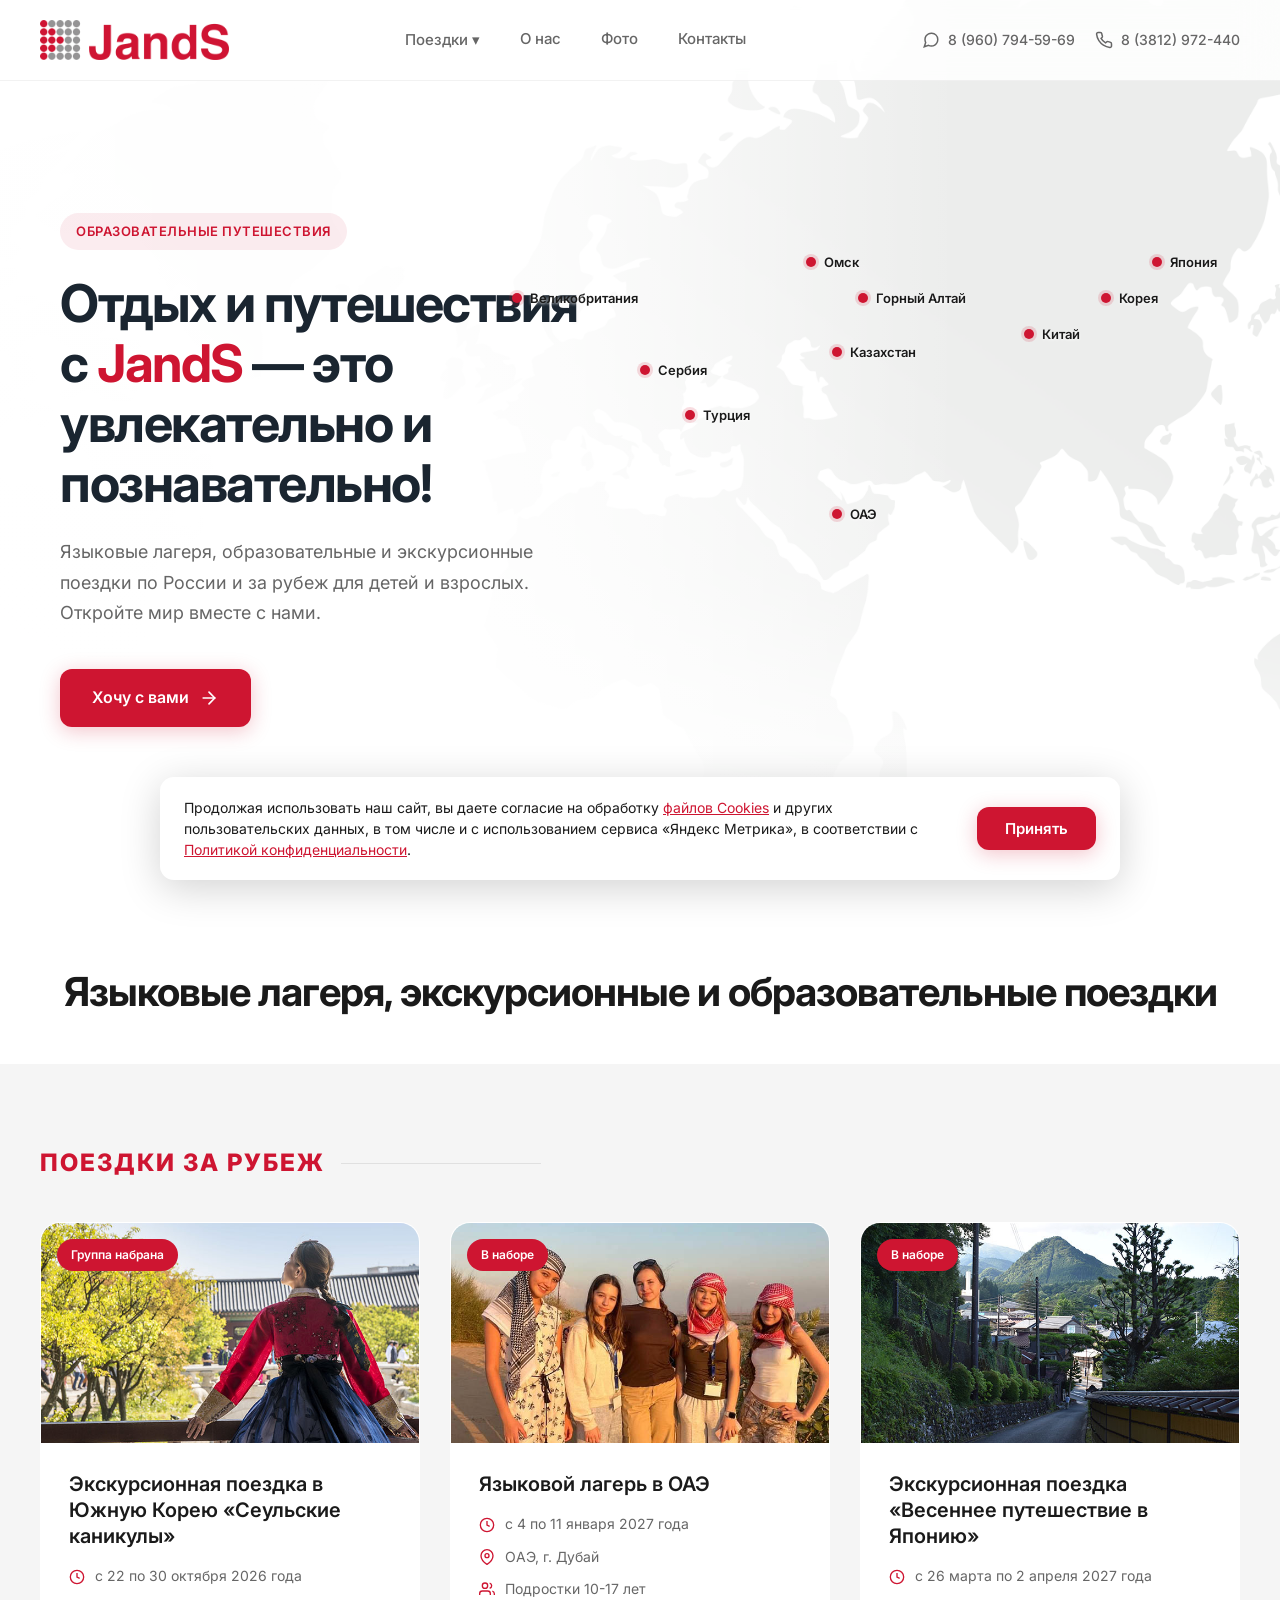
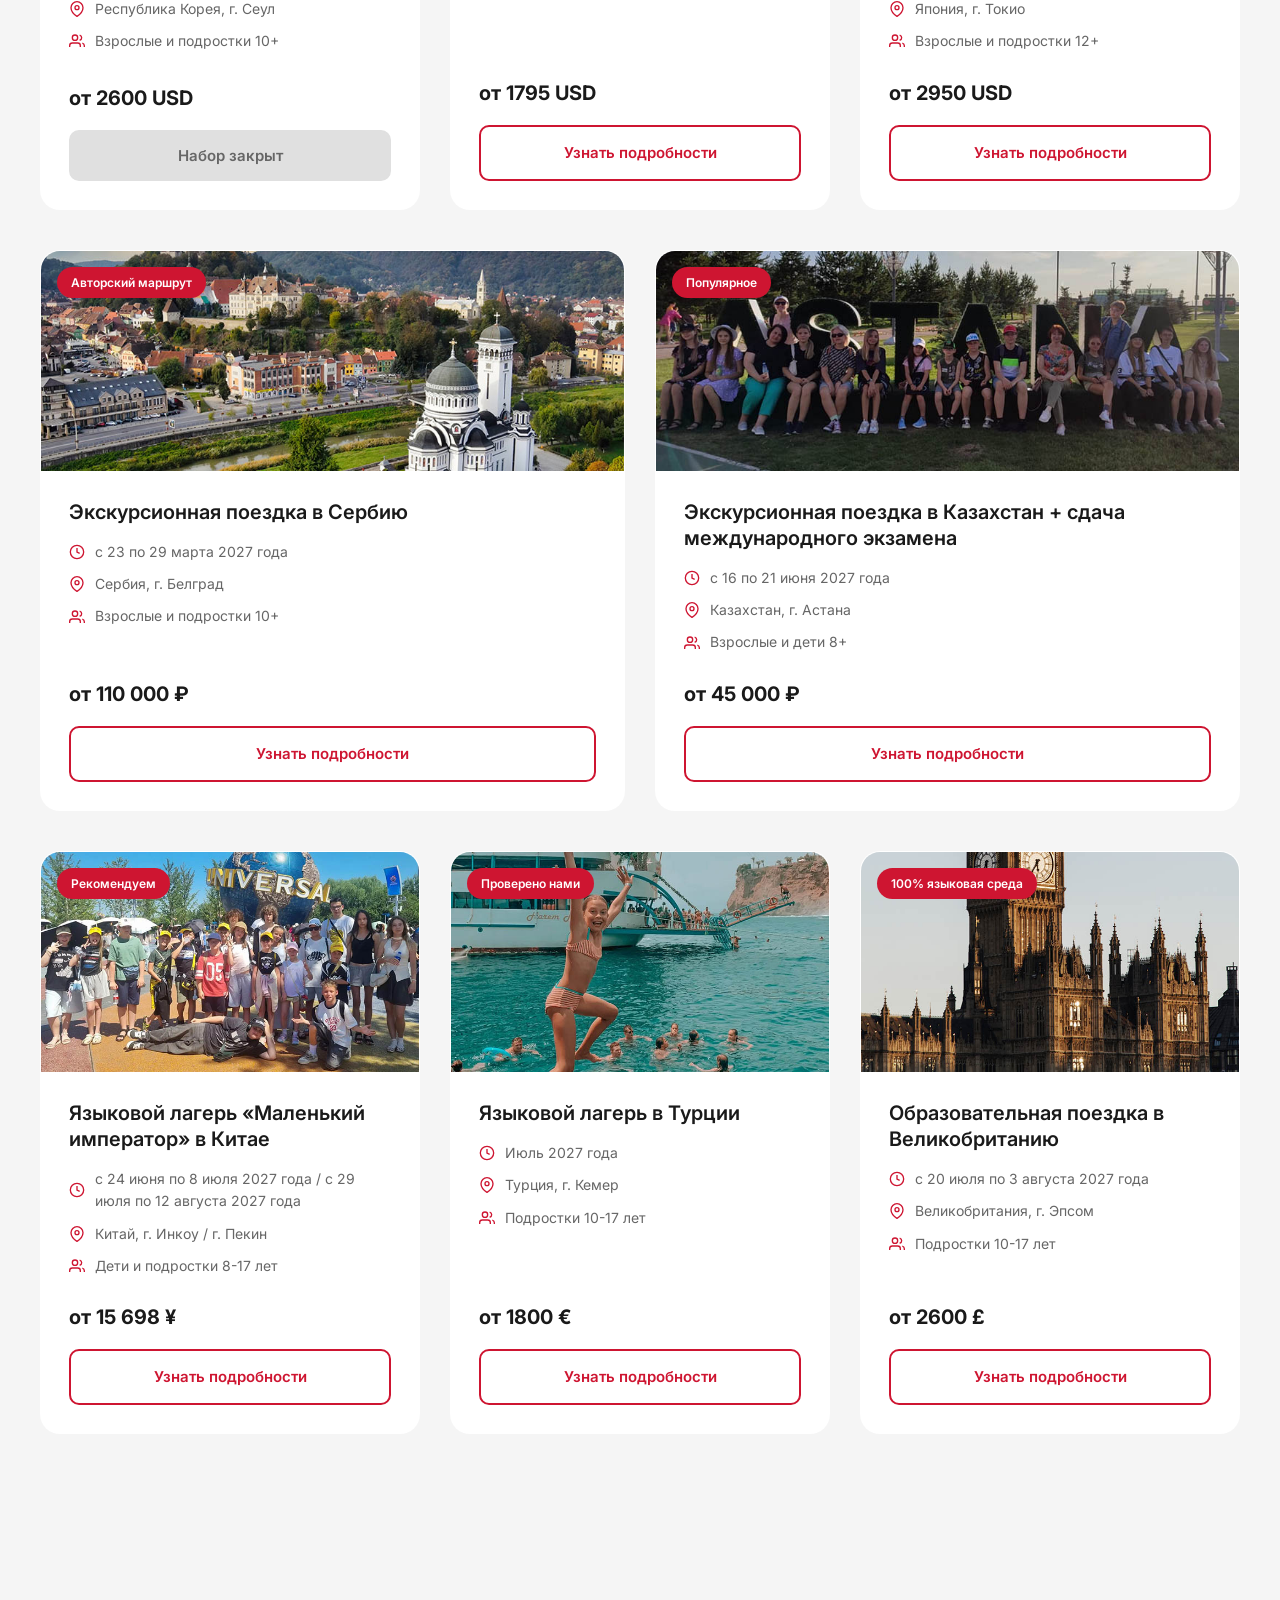
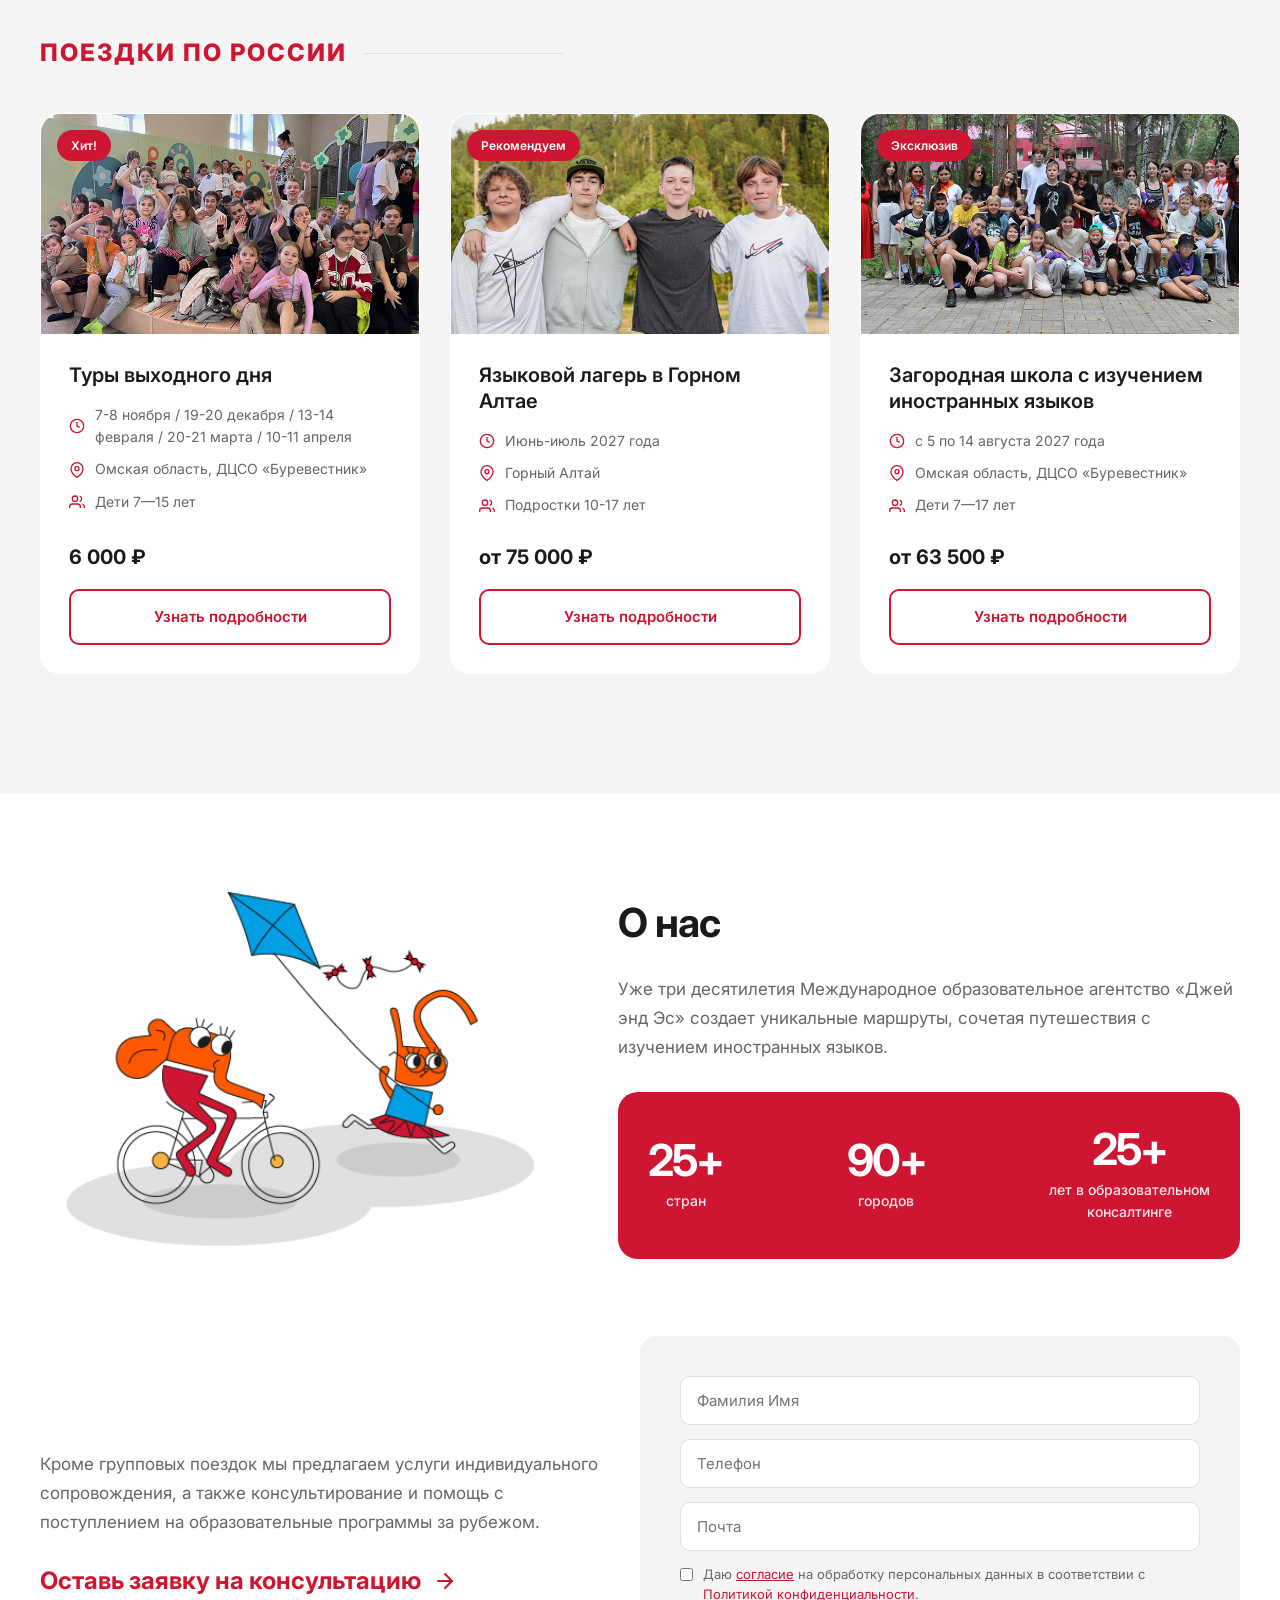
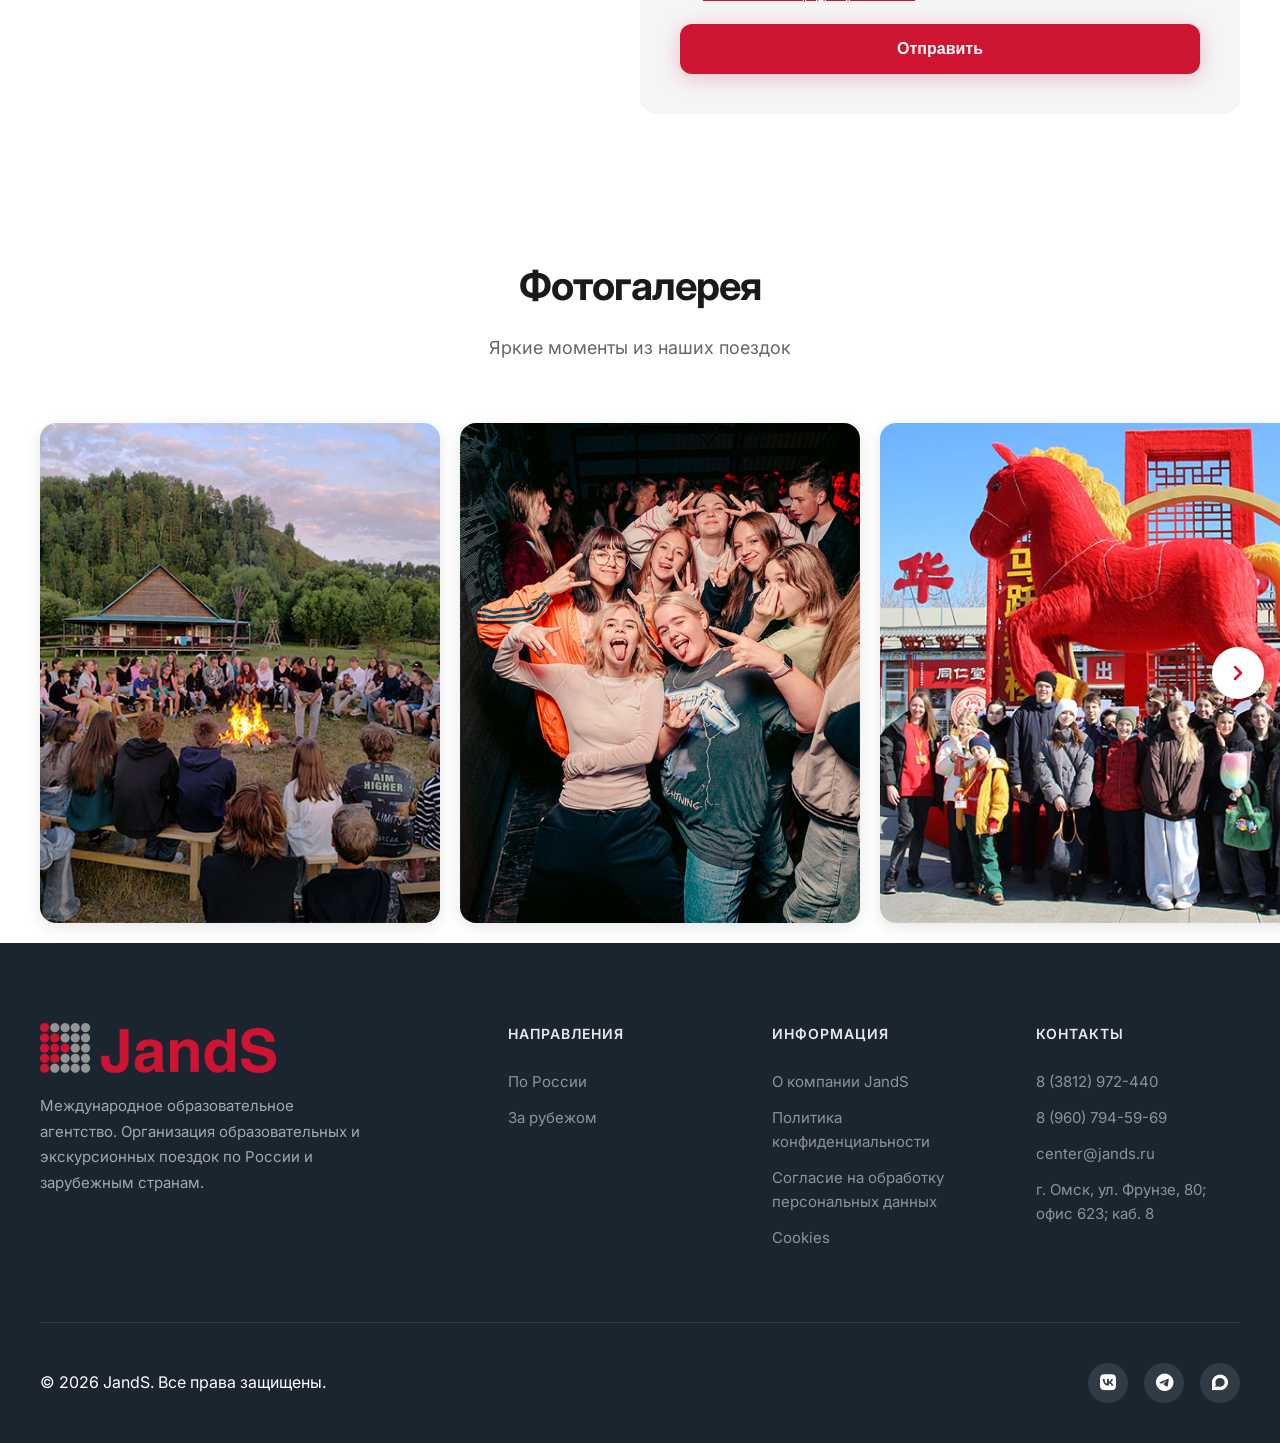
<file: index.html>
<!DOCTYPE html>
<html lang="ru">
<head>
    <meta charset="UTF-8">
    <meta name="viewport" content="width=device-width, initial-scale=1.0">
    <title>Детские языковые лагеря и образовательные поездки — JandS, Омск</title>
    <meta name="description" content="Летние детские лагеря в России и за рубежом: языковые лагеря, экскурсионные и образовательные поездки для детей и подростков. Агентство JandS, Омск.">
    <link rel="canonical" href="https://jands-travel.ru/">
    <meta name="theme-color" content="#ce1531">

    <!-- Иконки -->
    <link rel="icon" href="/favicon.ico" sizes="any">
    <link rel="icon" type="image/png" sizes="192x192" href="/images/favicon-192.png">
    <link rel="apple-touch-icon" href="/images/apple-touch-icon.png">

    <!-- Превью ссылки в соцсетях и мессенджерах -->
    <meta property="og:type" content="website">
    <meta property="og:site_name" content="JandS">
    <meta property="og:locale" content="ru_RU">
    <meta property="og:url" content="https://jands-travel.ru/">
    <meta property="og:title" content="Летние детские лагеря и образовательные поездки — JandS">
    <meta property="og:description" content="Языковые лагеря, экскурсионные и образовательные поездки по России и за рубеж для детей и подростков.">
    <meta property="og:image" content="https://jands-travel.ru/images/og-image.jpg">
    <meta property="og:image:width" content="1200">
    <meta property="og:image:height" content="630">
    <meta name="twitter:card" content="summary_large_image">
    <link rel="preconnect" href="https://fonts.googleapis.com">
    <link rel="preconnect" href="https://fonts.gstatic.com" crossorigin>
    <link href="https://fonts.googleapis.com/css2?family=Inter:wght@300;400;500;600;700&display=swap" rel="stylesheet">
    <link rel="stylesheet" href="css/styles.css">
    <link rel="stylesheet" href="https://cdnjs.cloudflare.com/ajax/libs/font-awesome/6.5.1/css/all.min.css">
</head>
<body>

<header>
    <div class="header-inner">
        <!-- Логотип -->
        <a href="#" class="logo">
            <img src="images/logo-moa.png" alt="JandS Logo" class="logo-img">
        </a>

        <!-- Основное меню (видимо только на ПК) -->
        <nav id="main-nav" class="desktop-nav">
            <div class="dropdown">
                <a href="#programs" class="dropdown-toggle">Поездки ▾</a>
                <div class="dropdown-menu">
                    <a href="#russia">По России</a>
                    <a href="#abroad">За рубеж</a>
                </div>
            </div>
            <a href="#about">О нас</a>
            <a href="#gallery">Фото</a>
            <a href="#footer">Контакты</a>
        </nav>

        <!-- Правая часть: Телефоны + Бургер -->
        <div class="header-actions">
            <!-- Телефоны (на мобильном скроем текст, оставим иконки) -->
            <div class="phone-links">
                <a href="https://max.ru/u/f9LHodD0cOLJr9gKtMShBZuas1bvFodrhYaRHnI1CAOMtPouTnkn40tb8WU" target="_blank" class="phone-item">
                    <svg viewBox="0 0 24 24" fill="none" stroke="currentColor" stroke-width="2"><path d="M21 11.5a8.38 8.38 0 0 1-.9 3.8 8.5 8.5 0 0 1-7.6 4.7 8.38 8.38 0 0 1-3.8-.9L3 21l1.9-5.7a8.38 8.38 0 0 1-.9-3.8 8.5 8.5 0 0 1 4.7-7.6 8.38 8.38 0 0 1 3.8-.9h.5a8.48 8.48 0 0 1 8 8v.5z"/></svg>
                    <span>8 (960) 794-59-69</span>
                </a>
                <a href="tel:+73812972440" class="phone-item">
                    <svg viewBox="0 0 24 24" fill="none" stroke="currentColor" stroke-width="2"><path d="M22 16.92v3a2 2 0 0 1-2.18 2 19.79 19.79 0 0 1-8.63-3.07 19.5 19.5 0 0 1-6-6 19.79 19.79 0 0 1-3.07-8.67A2 2 0 0 1 4.11 2h3a2 2 0 0 1 2 1.72 12.84 12.84 0 0 0 .7 2.81 2 2 0 0 1-.45 2.11L8.09 9.91a16 16 0 0 0 6 6l1.27-1.27a2 2 0 0 1 2.11-.45 12.84 12.84 0 0 0 2.81.7A2 2 0 0 1 22 16.92z"/></svg>
                    <span>8 (3812) 972-440</span>
                </a>
            </div>

            <!-- Кнопка Бургер -->
            <button class="mobile-menu-btn" id="mobileMenuBtn" aria-label="Меню">
                <svg width="24" height="24" viewBox="0 0 24 24" fill="none" stroke="currentColor" stroke-width="2" stroke-linecap="round" stroke-linejoin="round"><line x1="3" y1="12" x2="21" y2="12"></line><line x1="3" y1="6" x2="21" y2="6"></line><line x1="3" y1="18" x2="21" y2="18"></line></svg>
            </button>
        </div>
    </div>

    <!-- ВЫПАДАЮЩЕЕ МОБИЛЬНОЕ МЕНЮ (добавь этот блок сразу после закрывающего тега .header-inner) -->
    <div class="mobile-dropdown" id="mobileDropdown">
        <nav class="mobile-nav-list">
            <a href="#russia">По России</a>
            <a href="#abroad">За рубеж</a>
            <a href="#about">О нас</a>
            <a href="#gallery">Фото</a>
            <a href="#footer">Контакты</a>
        </nav>
        <div class="mobile-phones-list">
            <a href="https://max.ru/u/f9LHodD0cOLJr9gKtMShBZuas1bvFodrhYaRHnI1CAOMtPouTnkn40tb8WU" target="_blank">8 (960) 794-59-69</a>
            <a href="tel:+73812972440">8 (3812) 972-440</a>
        </div>
    </div>
</header>

<main>
<!-- Hero -->
<section class="hero" id="hero">
    <div class="hero-map-bg"></div>
    <div class="hero-overlay"></div>
     <div class="hero-content">
        <div class="hero-inner">
            <div class="hero-tag">Образовательные путешествия</div>
            <h1>Отдых и путешествия с <span>JandS</span> — это увлекательно и познавательно!</h1>
            <p>Языковые лагеря, образовательные и экскурсионные поездки по России и за рубеж для детей и взрослых. Откройте мир вместе с нами.</p>
            <a href="#programs" class="btn">
                Хочу с вами
                <svg width="20" height="20" viewBox="0 0 24 24" fill="none" stroke="currentColor" stroke-width="2" stroke-linecap="round" stroke-linejoin="round"><line x1="5" y1="12" x2="19" y2="12"/><polyline points="12 5 19 12 12 19"/></svg>
            </a>
            <img src="images/maskot1.png" alt="Маскот JandS" class="hero-mascot">
        </div>
    </div>

    <div class="hero-points">
        <div class="map-point" style="left: 40%; top: 32%;" data-location="Великобритания" data-program="Образовательная поездка в Великобританию 10+" data-date="Июль-Август 2027">
            <div class="map-dot"></div>
            <span class="map-label">Великобритания</span>
        </div>
        <div class="map-point" style="left: 50%; top: 40%;" data-location="Сербия" data-program="Экскурсионная поездка в Сербию 12+" data-date="Март 2027">
            <div class="map-dot"></div>
            <span class="map-label">Сербия</span>
        </div>
        <div class="map-point" style="left: 53.5%; top: 45%;" data-location="Турция" data-program="Языковой лагерь в Турции 10+" data-date="Июль 2027">
            <div class="map-dot"></div>
            <span class="map-label">Турция</span>
        </div>
        <div class="map-point" style="left: 65%; top: 56%;" data-location="ОАЭ" data-program="Языковой лагерь в Дубае 10+" data-date="Январь 2027">
            <div class="map-dot"></div>
            <span class="map-label">ОАЭ</span>
        </div>
        <div class="map-point" style="left: 63%; top: 28%;" data-location="Омск" data-program="Загородная школа в Омской области 7+" data-date="Август 2027">
            <div class="map-dot"></div>
            <span class="map-label">Омск</span>
        </div>
        <div class="map-point" style="left: 67%; top: 32%;" data-location="Горный Алтай" data-program="Языковой лагерь в Горном Алтае 8+" data-date="Июнь-Июль 2027">
            <div class="map-dot"></div>
            <span class="map-label">Горный Алтай</span>
        </div>
        <div class="map-point" style="left: 65%; top: 38%;" data-location="Казахстан" data-program="Экзаменационно-экскурсионный тур в Астану 8+" data-date="Июнь 2027">
            <div class="map-dot"></div>
            <span class="map-label">Казахстан</span>
        </div>
        <div class="map-point" style="left: 80%; top: 36%;" data-location="Китай" data-program="Языковой лагерь «Маленький император» 8+" data-date="Июнь-Июль 2027">
            <div class="map-dot"></div>
            <span class="map-label">Китай</span>
        </div>
        <div class="map-point" style="left: 86%; top: 32%;" data-location="Корея" data-program="Экскурсионная поездка в Сеул 10+" data-date="Октябрь 2026">
            <div class="map-dot"></div>
            <span class="map-label">Корея</span>
        </div>
        <div class="map-point" style="left: 90%; top: 28%;" data-location="Япония" data-program="Экскурсионная поездка в Токио 12+" data-date="Март-Апрель 2027">
            <div class="map-dot"></div>
            <span class="map-label">Япония</span>
        </div>
    </div>

    <div class="map-tooltip" id="mapTooltip">
        <h4 id="tooltipTitle"></h4>
        <p id="tooltipText"></p>
    </div>


</section>

        <section style="padding: 0; max-width: 100%; background: #fff;">
        <div class="section-header reveal" style="padding: 0 40px; max-width: 1280px; margin: 60px auto 40px;">
        <h2>Языковые лагеря, экскурсионные и образовательные поездки</h2>
                </div>
            </section>
    
    <section class="programs-section" id="programs">
        <div class="reveal">
            <!-- За рубежом -->
            <h2 class="region-title" id="abroad">Поездки за рубеж</h2>
            <div class="programs-grid">
                <div class="program-card">
                    <div class="program-image">
                        <img src="images/photo-korea.jpg" alt="Сеул, Южная Корея" loading="lazy">
                        <span class="program-badge">Группа набрана</span>
                    </div>
                    <div class="program-content">
                        <h3>Экскурсионная поездка в Южную Корею «Сеульские каникулы»</h3>
                        <div class="program-meta">
                            <div class="program-meta-item">
                                <svg viewBox="0 0 24 24" fill="none" stroke="currentColor" stroke-width="2"><circle cx="12" cy="12" r="10"/><polyline points="12 6 12 12 16 14"/></svg>
                                с 22 по 30 октября 2026 года
                            </div>
                            <div class="program-meta-item">
                                <svg viewBox="0 0 24 24" fill="none" stroke="currentColor" stroke-width="2"><path d="M21 10c0 7-9 13-9 13s-9-6-9-13a9 9 0 0 1 18 0z"/><circle cx="12" cy="10" r="3"/></svg>
                                Республика Корея, г. Сеул
                            </div>
                            <div class="program-meta-item">
                                <svg viewBox="0 0 24 24" fill="none" stroke="currentColor" stroke-width="2"><path d="M17 21v-2a4 4 0 0 0-4-4H5a4 4 0 0 0-4 4v2"/><circle cx="9" cy="7" r="4"/><path d="M23 21v-2a4 4 0 0 0-3-3.87"/><path d="M16 3.13a4 4 0 0 1 0 7.75"/></svg>
                                Взрослые и подростки 10+
                            </div>
                        </div>
                        <div class="program-price"> от 2600 USD</div>
                        <button type="button" class="program-btn program-btn-closed" disabled>Набор закрыт</button>
                    </div>
                </div>
                
                <div class="program-card">
                    <div class="program-image">
                        <img src="images/photo-oae.jpg" alt="Дубай, ОАЭ: языковой лагерь" loading="lazy">
                        <span class="program-badge">В наборе</span>
                     </div>
                    <div class="program-content">
                        <h3>Языковой лагерь в ОАЭ</h3>
                        <div class="program-meta">
                            <div class="program-meta-item">
                                <svg viewBox="0 0 24 24" fill="none" stroke="currentColor" stroke-width="2"><circle cx="12" cy="12" r="10"/><polyline points="12 6 12 12 16 14"/></svg>
                                с 4 по 11 января 2027 года
                            </div>
                            <div class="program-meta-item">
                                <svg viewBox="0 0 24 24" fill="none" stroke="currentColor" stroke-width="2"><path d="M21 10c0 7-9 13-9 13s-9-6-9-13a9 9 0 0 1 18 0z"/><circle cx="12" cy="10" r="3"/></svg>
                                ОАЭ, г. Дубай
                            </div>
                            <div class="program-meta-item">
                                <svg viewBox="0 0 24 24" fill="none" stroke="currentColor" stroke-width="2"><path d="M17 21v-2a4 4 0 0 0-4-4H5a4 4 0 0 0-4 4v2"/><circle cx="9" cy="7" r="4"/><path d="M23 21v-2a4 4 0 0 0-3-3.87"/><path d="M16 3.13a4 4 0 0 1 0 7.75"/></svg>
                                Подростки 10-17 лет
                            </div>
                        </div>
                        <div class="program-price">от 1795 USD</div>
                        <a href="#" class="program-btn" data-modal="programModal" data-program="Языковой лагерь в ОАЭ" data-infosheet="docs/jands_oae_2027.jpg">Узнать подробности</a>
                     </div>
                </div>
                
                <div class="program-card">
                    <div class="program-image">
                        <img src="images/photo-japan.jpg" alt="Токио, Япония: экскурсионная поездка" loading="lazy">
                        <span class="program-badge">В наборе</span>
                     </div>
                    <div class="program-content">
                        <h3>Экскурсионная поездка «Весеннее путешествие в Японию»</h3>
                        <div class="program-meta">
                            <div class="program-meta-item">
                                <svg viewBox="0 0 24 24" fill="none" stroke="currentColor" stroke-width="2"><circle cx="12" cy="12" r="10"/><polyline points="12 6 12 12 16 14"/></svg>
                                с 26 марта по 2 апреля 2027 года
                            </div>
                            <div class="program-meta-item">
                                <svg viewBox="0 0 24 24" fill="none" stroke="currentColor" stroke-width="2"><path d="M21 10c0 7-9 13-9 13s-9-6-9-13a9 9 0 0 1 18 0z"/><circle cx="12" cy="10" r="3"/></svg>
                               Япония, г. Токио
                            </div>
                            <div class="program-meta-item">
                                <svg viewBox="0 0 24 24" fill="none" stroke="currentColor" stroke-width="2"><path d="M17 21v-2a4 4 0 0 0-4-4H5a4 4 0 0 0-4 4v2"/><circle cx="9" cy="7" r="4"/><path d="M23 21v-2a4 4 0 0 0-3-3.87"/><path d="M16 3.13a4 4 0 0 1 0 7.75"/></svg>
                                Взрослые и подростки 12+
                            </div>
                        </div>
                        <div class="program-price">от 2950 USD</div>
                        <a href="#" class="program-btn" data-modal="programModal" data-program="Экскурсионная поездка «Весеннее путешествие в Японию»" data-infosheet="docs/jands_japan_2027.jpg">Узнать подробности</a>
                     </div>
                </div>
                
            </div>
            <div class="programs-grid">
                <div class="program-card">
                    <div class="program-image">
                        <img src="images/photo-serbia.jpg" alt="Белград, Сербия" loading="lazy">
                        <span class="program-badge">Авторский маршрут</span>
                    </div>
                    <div class="program-content">
                        <h3>Экскурсионная поездка в Сербию</h3>
                        <div class="program-meta">
                            <div class="program-meta-item">
                                <svg viewBox="0 0 24 24" fill="none" stroke="currentColor" stroke-width="2"><circle cx="12" cy="12" r="10"/><polyline points="12 6 12 12 16 14"/></svg>
                                с 23 по 29 марта 2027 года
                            </div>
                            <div class="program-meta-item">
                                <svg viewBox="0 0 24 24" fill="none" stroke="currentColor" stroke-width="2"><path d="M21 10c0 7-9 13-9 13s-9-6-9-13a9 9 0 0 1 18 0z"/><circle cx="12" cy="10" r="3"/></svg>
                                Сербия, г. Белград
                            </div>
                            <div class="program-meta-item">
                                <svg viewBox="0 0 24 24" fill="none" stroke="currentColor" stroke-width="2"><path d="M17 21v-2a4 4 0 0 0-4-4H5a4 4 0 0 0-4 4v2"/><circle cx="9" cy="7" r="4"/><path d="M23 21v-2a4 4 0 0 0-3-3.87"/><path d="M16 3.13a4 4 0 0 1 0 7.75"/></svg>
                                Взрослые и подростки 10+
                            </div>
                        </div>
                        <div class="program-price"> от 110 000 ₽</div>
                        <a href="#" class="program-btn" data-modal="programModal" data-program="Экскурсионная поездка в Сербию" data-infosheet="docs/jands_serbia_2027.jpg">Узнать подробности</a>
                    </div>
                </div>
                
                <div class="program-card">
                    <div class="program-image">
                        <img src="images/photo-astana.jpg" alt="Астана, Казахстан" loading="lazy">
                        <span class="program-badge">Популярное</span>
                    </div>
                    <div class="program-content">
                        <h3>Экскурсионная поездка в Казахстан + сдача международного экзамена</h3>
                        <div class="program-meta">
                            <div class="program-meta-item">
                                <svg viewBox="0 0 24 24" fill="none" stroke="currentColor" stroke-width="2"><circle cx="12" cy="12" r="10"/><polyline points="12 6 12 12 16 14"/></svg>
                                с 16 по 21 июня 2027 года
                            </div>
                            <div class="program-meta-item">
                                <svg viewBox="0 0 24 24" fill="none" stroke="currentColor" stroke-width="2"><path d="M21 10c0 7-9 13-9 13s-9-6-9-13a9 9 0 0 1 18 0z"/><circle cx="12" cy="10" r="3"/></svg>
                                Казахстан, г. Астана
                            </div>
                            <div class="program-meta-item">
                                <svg viewBox="0 0 24 24" fill="none" stroke="currentColor" stroke-width="2"><path d="M17 21v-2a4 4 0 0 0-4-4H5a4 4 0 0 0-4 4v2"/><circle cx="9" cy="7" r="4"/><path d="M23 21v-2a4 4 0 0 0-3-3.87"/><path d="M16 3.13a4 4 0 0 1 0 7.75"/></svg>
                                Взрослые и дети 8+
                            </div>
                        </div>
                        <div class="program-price">от 45 000 ₽</div>
                        <a href="#" class="program-btn" data-modal="programModal" data-program="Экскурсионная поездка в Казахстан + сдача международного экзамена" data-infosheet="docs/jands_astana_2027.jpg">Узнать подробности</a>
                     </div>
                </div>
            </div>
            
            <div class="programs-grid">
                <div class="program-card">
                    <div class="program-image">
                        <img src="images/photo-china.jpg" alt="Китай: языковой лагерь «Маленький император»" loading="lazy">
                        <span class="program-badge">Рекомендуем</span>
                    </div>
                    <div class="program-content">
                        <h3>Языковой лагерь «Маленький император» в Китае</h3>
                        <div class="program-meta">
                            <div class="program-meta-item">
                                <svg viewBox="0 0 24 24" fill="none" stroke="currentColor" stroke-width="2"><circle cx="12" cy="12" r="10"/><polyline points="12 6 12 12 16 14"/></svg>
                                с 24 июня по 8 июля 2027 года / с 29 июля по 12 августа 2027 года
                            </div>
                            <div class="program-meta-item">
                                <svg viewBox="0 0 24 24" fill="none" stroke="currentColor" stroke-width="2"><path d="M21 10c0 7-9 13-9 13s-9-6-9-13a9 9 0 0 1 18 0z"/><circle cx="12" cy="10" r="3"/></svg>
                                Китай, г. Инкоу / г. Пекин
                            </div>
                            <div class="program-meta-item">
                                <svg viewBox="0 0 24 24" fill="none" stroke="currentColor" stroke-width="2"><path d="M17 21v-2a4 4 0 0 0-4-4H5a4 4 0 0 0-4 4v2"/><circle cx="9" cy="7" r="4"/><path d="M23 21v-2a4 4 0 0 0-3-3.87"/><path d="M16 3.13a4 4 0 0 1 0 7.75"/></svg>
                                Дети и подростки 8-17 лет
                            </div>
                        </div>
                        <div class="program-price">от 15 698 ¥</div>
                        <a href="#" class="program-btn" data-modal="programModal" data-program="Языковой лагерь «Маленький император» в Китае" data-infosheet="docs/jands_china_2027.jpg">Узнать подробности</a>
                    </div>
                </div>
                
                <div class="program-card">
                    <div class="program-image">
                        <img src="images/photo-turzia.jpg" alt="Кемер, Турция: языковой лагерь" loading="lazy">
                        <span class="program-badge">Проверено нами</span>
                       </div>
                    <div class="program-content">
                        <h3>Языковой лагерь в Турции</h3>
                        <div class="program-meta">
                            <div class="program-meta-item">
                                <svg viewBox="0 0 24 24" fill="none" stroke="currentColor" stroke-width="2"><circle cx="12" cy="12" r="10"/><polyline points="12 6 12 12 16 14"/></svg>
                                Июль 2027 года
                            </div>
                            <div class="program-meta-item">
                                <svg viewBox="0 0 24 24" fill="none" stroke="currentColor" stroke-width="2"><path d="M21 10c0 7-9 13-9 13s-9-6-9-13a9 9 0 0 1 18 0z"/><circle cx="12" cy="10" r="3"/></svg>
                                Турция, г. Кемер
                            </div>
                            <div class="program-meta-item">
                                <svg viewBox="0 0 24 24" fill="none" stroke="currentColor" stroke-width="2"><path d="M17 21v-2a4 4 0 0 0-4-4H5a4 4 0 0 0-4 4v2"/><circle cx="9" cy="7" r="4"/><path d="M23 21v-2a4 4 0 0 0-3-3.87"/><path d="M16 3.13a4 4 0 0 1 0 7.75"/></svg>
                                Подростки 10-17 лет
                            </div>
                        </div>
                        <div class="program-price">от 1800 €</div>
                        <a href="#" class="program-btn" data-modal="programModal" data-program="Языковой лагерь в Турции" data-infosheet="docs/jands_turcia_2027.jpg">Узнать подробности</a>
                     </div>
                </div>
                 
                 <div class="program-card">
                    <div class="program-image">
                        <img src="images/photo-gb.jpg" alt="Лондон, Великобритания: образовательная поездка" loading="lazy">
                        <span class="program-badge">100% языковая среда</span>
                    </div>
                    <div class="program-content">
                        <h3>Образовательная поездка в Великобританию</h3>
                        <div class="program-meta">
                            <div class="program-meta-item">
                                <svg viewBox="0 0 24 24" fill="none" stroke="currentColor" stroke-width="2"><circle cx="12" cy="12" r="10"/><polyline points="12 6 12 12 16 14"/></svg>
                                с 20 июля по 3 августа 2027 года
                            </div>
                            <div class="program-meta-item">
                                <svg viewBox="0 0 24 24" fill="none" stroke="currentColor" stroke-width="2"><path d="M21 10c0 7-9 13-9 13s-9-6-9-13a9 9 0 0 1 18 0z"/><circle cx="12" cy="10" r="3"/></svg>
                                Великобритания, г. Эпсом
                            </div>
                            <div class="program-meta-item">
                                <svg viewBox="0 0 24 24" fill="none" stroke="currentColor" stroke-width="2"><path d="M17 21v-2a4 4 0 0 0-4-4H5a4 4 0 0 0-4 4v2"/><circle cx="9" cy="7" r="4"/><path d="M23 21v-2a4 4 0 0 0-3-3.87"/><path d="M16 3.13a4 4 0 0 1 0 7.75"/></svg>
                                Подростки 10-17 лет
                            </div>
                        </div>
                        <div class="program-price">от 2600 £</div>
                        <a href="#" class="program-btn" data-modal="programModal" data-program="Образовательная поездка в Великобританию" data-infosheet="docs/jands_gb_2027.jpg">Узнать подробности</a>
                    </div>
                </div>
            </div>
        </div>
    </section>
     
 <section class="programs-section" id="russia">
        <div class="reveal">
            <h2 class="region-title">Поездки по России</h2>
            <div class="programs-grid">
                <div class="program-card">
                    <div class="program-image">
                        <img src="images/photo-tvd.jpg" alt="Туры выходного дня в Омской области" loading="lazy">
                        <span class="program-badge">Хит!</span>
                    </div>
                    <div class="program-content">
                        <h3>Туры выходного дня</h3>
                        <div class="program-meta">
                            <div class="program-meta-item">
                                <svg viewBox="0 0 24 24" fill="none" stroke="currentColor" stroke-width="2"><circle cx="12" cy="12" r="10"/><polyline points="12 6 12 12 16 14"/></svg>
                                7-8 ноября / 19-20 декабря / 13-14 февраля / 20-21 марта / 10-11 апреля
                            </div>
                            <div class="program-meta-item">
                                <svg viewBox="0 0 24 24" fill="none" stroke="currentColor" stroke-width="2"><path d="M21 10c0 7-9 13-9 13s-9-6-9-13a9 9 0 0 1 18 0z"/><circle cx="12" cy="10" r="3"/></svg>
                                Омская область, ДЦСО «Буревестник»
                            </div>
                            <div class="program-meta-item">
                                <svg viewBox="0 0 24 24" fill="none" stroke="currentColor" stroke-width="2"><path d="M17 21v-2a4 4 0 0 0-4-4H5a4 4 0 0 0-4 4v2"/><circle cx="9" cy="7" r="4"/><path d="M23 21v-2a4 4 0 0 0-3-3.87"/><path d="M16 3.13a4 4 0 0 1 0 7.75"/></svg>
                                Дети 7—15 лет
                            </div>
                        </div>
                        <div class="program-price">6 000 ₽</div>
                        <a href="#" class="program-btn" data-modal="programModalTvd" data-program="Туры выходного дня">Узнать подробности</a>
                    </div>
                </div>
                
                <div class="program-card">
                    <div class="program-image">
                        <img src="images/photo-altay.jpg" alt="Горный Алтай: языковой лагерь" loading="lazy">
                        <span class="program-badge">Рекомендуем</span>
                    </div>
                    <div class="program-content">
                        <h3>Языковой лагерь в Горном Алтае</h3>
                        <div class="program-meta">
                            <div class="program-meta-item">
                                <svg viewBox="0 0 24 24" fill="none" stroke="currentColor" stroke-width="2"><circle cx="12" cy="12" r="10"/><polyline points="12 6 12 12 16 14"/></svg>
                                Июнь-июль 2027 года
                            </div>
                            <div class="program-meta-item">
                                <svg viewBox="0 0 24 24" fill="none" stroke="currentColor" stroke-width="2"><path d="M21 10c0 7-9 13-9 13s-9-6-9-13a9 9 0 0 1 18 0z"/><circle cx="12" cy="10" r="3"/></svg>
                                Горный Алтай
                            </div>
                            <div class="program-meta-item">
                                <svg viewBox="0 0 24 24" fill="none" stroke="currentColor" stroke-width="2"><path d="M17 21v-2a4 4 0 0 0-4-4H5a4 4 0 0 0-4 4v2"/><circle cx="9" cy="7" r="4"/><path d="M23 21v-2a4 4 0 0 0-3-3.87"/><path d="M16 3.13a4 4 0 0 1 0 7.75"/></svg>
                                Подростки 10-17 лет
                            </div>
                        </div>
                        <div class="program-price">от 75 000 ₽</div>
                        <a href="#" class="program-btn" data-modal="programModalRussia" data-program="Языковой лагерь в Горном Алтае">Узнать подробности</a>
                    </div>
                </div>
                
                <div class="program-card">
                    <div class="program-image">
                        <img src="images/photo-zsh.jpg" alt="Загородная школа с изучением иностранных языков" loading="lazy">
                        <span class="program-badge">Эксклюзив</span>
                    </div>
                    <div class="program-content">
                        <h3>Загородная школа с изучением иностранных языков</h3>
                        <div class="program-meta">
                            <div class="program-meta-item">
                                <svg viewBox="0 0 24 24" fill="none" stroke="currentColor" stroke-width="2"><circle cx="12" cy="12" r="10"/><polyline points="12 6 12 12 16 14"/></svg>
                                с 5 по 14 августа 2027 года
                            </div>
                            <div class="program-meta-item">
                                <svg viewBox="0 0 24 24" fill="none" stroke="currentColor" stroke-width="2"><path d="M21 10c0 7-9 13-9 13s-9-6-9-13a9 9 0 0 1 18 0z"/><circle cx="12" cy="10" r="3"/></svg>
                                Омская область, ДЦСО «Буревестник»
                            </div>
                            <div class="program-meta-item">
                                <svg viewBox="0 0 24 24" fill="none" stroke="currentColor" stroke-width="2"><path d="M17 21v-2a4 4 0 0 0-4-4H5a4 4 0 0 0-4 4v2"/><circle cx="9" cy="7" r="4"/><path d="M23 21v-2a4 4 0 0 0-3-3.87"/><path d="M16 3.13a4 4 0 0 1 0 7.75"/></svg>
                                Дети 7—17 лет
                            </div>
                        </div>
                        <div class="program-price">от 63 500 ₽</div>
                        <a href="#" class="program-btn" data-modal="programModalRussia" data-program="Загородная школа с изучением иностранных языков">Узнать подробности</a>
                    </div>
                </div>
           </div>
        </div>
 </section>

<!-- О компании -->
<section class="about-section" id="about">
    <div class="about-grid reveal">
        <!-- Левая колонка: картинка -->
        <div class="about-image">
            <img src="images/maskot.png" alt="Маскоты JandS">
        </div>

        <!-- Правая колонка: текст + цифры на цветном фоне -->
        <div class="about-right">
            <div class="about-text">
                <h2>О нас</h2>
                <p>Уже три десятилетия Международное образовательное агентство «Джей энд Эс» создает уникальные маршруты, сочетая путешествия с изучением иностранных языков.</p>
            </div>

            <!-- Цифры на цветном фоне -->
            <div class="stats-bar">
                <div class="stat-item">
                    <div class="stat-number">25+</div>
                    <div class="stat-label">стран</div>
                </div>
                <div class="stat-item">
                    <div class="stat-number">90+</div>
                    <div class="stat-label">городов</div>
                </div>
                <div class="stat-item">
                    <div class="stat-number">25+</div>
                    <div class="stat-label">лет в образовательном <br>консалтинге</div>
                </div>
            </div>
        </div>
    </div>

    <!-- Форма внизу, в две колонки -->
<div class="about-form-wrap reveal">
    <div class="about-form-grid">

        <!-- Левая колонка: текст + призыв -->
        <div class="form-left">
            <p class="form-intro">Кроме групповых поездок мы предлагаем услуги индивидуального сопровождения, а также консультирование и помощь с поступлением на образовательные программы за рубежом.</p>
            <a href="#contactForm" class="form-cta">Оставь заявку на консультацию
                <svg width="24" height="24" viewBox="0 0 24 24" fill="none" stroke="currentColor" stroke-width="2" stroke-linecap="round" stroke-linejoin="round"><line x1="5" y1="12" x2="19" y2="12"/><polyline points="12 5 19 12 12 19"/></svg>
            </a>
        </div>

        <!-- Правая колонка: форма -->
        <form class="about-form" id="contactForm">
            <input type="text" name="name" placeholder="Фамилия Имя" required>
            <input type="tel" name="phone" placeholder="Телефон" required>
            <input type="email" name="email" placeholder="Почта" required>
            <label class="checkbox-label">
                <input type="checkbox" required>
                <span>Даю <a href="consent.html" target="_blank">согласие</a> на обработку персональных данных в соответствии с <a href="privacy-policy.html" target="_blank">Политикой конфиденциальности</a>.</span>
            </label>
            <button type="submit" class="btn form-btn">Отправить</button>
            <div class="form-success" hidden role="status" aria-live="polite">
                <p>Форма успешно отправлена! Мы свяжемся с вами в ближайшее время для уточнения деталей.</p>
            </div>
        </form>

    </div>
</div>
    
</section>

    <!-- Галерея -->
    <section id="gallery" style="padding: 0; max-width: 100%; background: #fff;">
        <div class="section-header reveal" style="padding: 0 40px; max-width: 1280px; margin: 60px auto 40px;">
            <h2>Фотогалерея</h2>
            <p>Яркие моменты из наших поездок</p>
        </div>
    <div class="gallery-slider">
    <button type="button" class="gallery-arrow gallery-arrow-prev" id="galleryPrev" aria-label="Предыдущие фото">
        <svg width="24" height="24" viewBox="0 0 24 24" fill="none" stroke="currentColor" stroke-width="2.5" stroke-linecap="round" stroke-linejoin="round"><polyline points="15 18 9 12 15 6"/></svg>
    </button>
    <button type="button" class="gallery-arrow gallery-arrow-next" id="galleryNext" aria-label="Следующие фото">
        <svg width="24" height="24" viewBox="0 0 24 24" fill="none" stroke="currentColor" stroke-width="2.5" stroke-linecap="round" stroke-linejoin="round"><polyline points="9 6 15 12 9 18"/></svg>
    </button>
    <div class="gallery-scroll-wrapper">
        <div class="gallery-track" id="galleryTrack">
            
            <div class="gallery-item">
                <img src="images/galery-altay-1-2026.jpg" alt="Языковой лагерь в Горном Алтае, 2026" loading="lazy">
                <div class="gallery-overlay"><span>Горный Алтай, 2026</span></div>
            </div>

            <div class="gallery-item">
                <img src="images/galery-altay-1-2025.jpg" alt="Языковой лагерь в Горном Алтае, 2025" loading="lazy">
                <div class="gallery-overlay"><span>Горный Алтай, 2025</span></div>
            </div>

            <div class="gallery-item wide">
                <img src="images/galery-china-1-2026.jpg" alt="Экскурсия в Пекине, 2026" loading="lazy">
                <div class="gallery-overlay"><span>Пекин, 2026</span></div>
            </div>

            <div class="gallery-item wide">
                <img src="images/galery-china-2026.jpg" alt="Языковой лагерь «Маленький император» в Инкоу, 2026" loading="lazy">
                <div class="gallery-overlay"><span>Инкоу, 2026</span></div>
            </div>

            <div class="gallery-item">
                <img src="images/galery-spb-2026.jpg" alt="Экскурсионная поездка в Санкт-Петербург, 2026" loading="lazy">
                <div class="gallery-overlay"><span>Санкт-Петербург, 2026</span></div>
            </div>

            <div class="gallery-item wide">
                <img src="images/galery-japan-2026.jpg" alt="Поездка в Токио, Япония" loading="lazy">
                <div class="gallery-overlay"><span>Токио, 2025</span></div>
            </div>
            
            <div class="gallery-item wide">
                <img src="images/galery-tvd-2025.jpg" alt="Тур выходного дня в Омской области, 2025" loading="lazy">
                <div class="gallery-overlay"><span>Омская область, Тур выходного дня, 2025</span></div>
            </div>
            
            <div class="gallery-item">
                <img src="images/galery-kz-2026.jpg" alt="Экскурсионная поездка в Астану, 2026" loading="lazy">
                <div class="gallery-overlay"><span>Астана, 2026</span></div>
            </div>
            
            <div class="gallery-item wide">
                <img src="images/galery-zsh-2026.jpg" alt="Загородная школа в Омской области, 2024" loading="lazy">
                <div class="gallery-overlay"><span>Омская область, Загородная школа, 2024</span></div>
            </div>
            
            <div class="gallery-item">
                <img src="images/galery-tvd-2026.jpg" alt="Тур выходного дня в Омской области, 2026" loading="lazy">
                <div class="gallery-overlay"><span>Омская область, Тур выходного дня, 2026</span></div>
            </div>
            
            <div class="gallery-item">
                <img src="images/galery-altay-2-2026.jpg" alt="Языковой лагерь в Горном Алтае, 2026" loading="lazy">
                <div class="gallery-overlay"><span>Горный Алтай, 2026</span></div>
            </div>

            <div class="gallery-item wide">
                <img src="images/galery-altay-2025.jpg" alt="Языковой лагерь в Горном Алтае, 2025" loading="lazy">
                <div class="gallery-overlay"><span>Горный Алтай, 2025</span></div>
            </div>
            
            <div class="gallery-item">
                <img src="images/galery-zsh-1-2026.jpg" alt="Загородная школа в Омской области, 2026" loading="lazy">
                <div class="gallery-overlay"><span>Омская область, Загородная школа, 2026</span></div>
            </div>

        </div>
    </div>
    </div>
</section>

    </main>

    <footer id="footer">
        <div class="footer-inner">
            <div class="footer-grid">
                <div class="footer-brand">
                    <a href="#" class="logo">
                        <img src="images/logo-moa.png" alt="JandS Logo" class="logo-img">
                    </a>
                    <p>Международное образовательное агентство. Организация образовательных и экскурсионных поездок по России и зарубежным странам.</p>
                </div>

                <div class="footer-col">
                    <h4>Направления</h4>
                    <a href="#russia">По России</a>
                    <a href="#abroad">За рубежом</a>

                </div>

                <div class="footer-col">
                    <h4>Информация</h4>
                    <a href="https://jands.ru/company/about-us">О компании JandS</a>
                    <a href="privacy-policy.html">Политика конфиденциальности</a>
                    <a href="consent.html">Согласие на обработку персональных данных</a>
                    <a href="cookies.html">Cookies</a>
                </div>

                <div class="footer-col">
                    <h4>Контакты</h4>
                    <a href="tel:+73812972440">8 (3812) 972-440</a>
                    <a href="tel:+79607945969">8 (960) 794-59-69</a>
                    <a href="mailto:center@jands.ru">center@jands.ru</a>
                    <a href="#">г. Омск, ул. Фрунзе, 80; офис 623; каб. 8</a>
                </div>
            </div>

            <div class="footer-bottom">
                <span>© 2026 JandS. Все права защищены.</span>
                <div class="footer-social">
    <!-- VK -->
    <a href="https://vk.ru/jands_company" target="_blank" aria-label="VK">
        <i class="fa-brands fa-vk"></i>
    </a>
    
    <!-- Telegram -->
    <a href="https://t.me/bsonlinejands" target="_blank" aria-label="Telegram">
        <i class="fa-brands fa-telegram"></i>
    </a>
    
    <!-- Max -->
    <a href="https://max.ru/u/f9LHodD0cOLJr9gKtMShBZuas1bvFodrhYaRHnI1CAOMtPouTnkn40tb8WU" target="_blank" aria-label="Max">
        <i class="fa-brands fa-discourse"></i>
    </a>
</div>
            </div>
        </div>
    </footer>
    <!-- Модальное окно заявки (Поездки за рубеж) -->
<div class="modal-overlay" id="programModal">
    <div class="modal-box">
        <button class="modal-close" aria-label="Закрыть">&times;</button>
        <h3 class="modal-title" id="modalTitle">Название программы</h3>
        <p class="modal-subtitle">Оставьте ваши контактные данные и получите инфолист с подробностями по программе</p>
        <form class="about-form modal-form" id="modalForm">
            <input type="hidden" name="program" value="">
            <input type="text" name="name" placeholder="Фамилия Имя" required>
            <input type="tel" name="phone" placeholder="Телефон" required>
            <input type="email" name="email" placeholder="Почта" required>
            <label class="checkbox-label">
                <input type="checkbox" required>
                <span>Даю <a href="consent.html" target="_blank">согласие</a> на обработку персональных данных в соответствии с <a href="privacy-policy.html" target="_blank">Политикой конфиденциальности</a>.</span>
            </label>
            <button type="submit" class="btn form-btn">Отправить</button>
            <div class="form-success" hidden role="status" aria-live="polite">
                <p>Форма успешно отправлена! Мы свяжемся с вами в ближайшее время для уточнения деталей.</p>
                <a href="#" class="btn form-download" download hidden>Скачать инфолист</a>
            </div>
        </form>
    </div>
</div>

    <!-- Модальное окно заявки (Туры выходного дня) -->
<div class="modal-overlay" id="programModalTvd">
    <div class="modal-box">
        <button class="modal-close" aria-label="Закрыть">&times;</button>
        <h3 class="modal-title" id="modalTitleTvd">Туры выходного дня</h3>
        <p class="modal-subtitle">Выберите интересующую вас дату поездки. Количество мест ограничено</p>

        <form class="about-form modal-form" id="modalFormTvd">
            <input type="hidden" name="program" value="Туры выходного дня">
            <!-- Выбор даты поездки — ВНУТРИ формы -->
            <div class="date-select-block">
                <label for="tripDate" class="date-select-label">Дата поездки:</label>
                <select id="tripDate" name="tripDate" class="date-select" required>
                    <option value="" disabled selected>— Выберите дату —</option>
                    <option value="7-8 ноября">7–8 ноября (группа набрана)</option>
                    <option value="19-20 декабря">19–20 декабря</option>
                    <option value="13-14 февраля">13–14 февраля</option>
                    <option value="20-21 марта">20–21 марта</option>
                    <option value="10-11 апреля">10–11 апреля</option>
                </select>
            </div>

            <input type="text" name="name" placeholder="Фамилия Имя" required>
            <input type="tel" name="phone" placeholder="Телефон" required>
            <input type="email" name="email" placeholder="Почта" required>
            <label class="checkbox-label">
                <input type="checkbox" required>
                <span>Даю <a href="consent.html" target="_blank">согласие</a> на обработку персональных данных в соответствии с <a href="privacy-policy.html" target="_blank">Политикой конфиденциальности</a>.</span>
            </label>
            <button type="submit" class="btn form-btn">Отправить</button>
            <div class="form-success" hidden role="status" aria-live="polite">
                <p>Форма успешно отправлена! Мы свяжемся с вами в ближайшее время для уточнения деталей.</p>
            </div>
        </form>
    </div>
</div>

    <!-- Модальное окно заявки (Поездки по России) -->
<div class="modal-overlay" id="programModalRussia">
    <div class="modal-box">
        <button class="modal-close" aria-label="Закрыть">&times;</button>
        <h3 class="modal-title" id="modalTitleRussia">Название программы</h3>
        <p class="modal-subtitle">Оставьте ваши контактные данные и мы свяжемся с вами и расскажем подробности</p>
        <form class="about-form modal-form" id="modalFormRussia">
            <input type="hidden" name="program" value="">
            <input type="text" name="name" placeholder="Фамилия Имя" required>
            <input type="tel" name="phone" placeholder="Телефон" required>
            <input type="email" name="email" placeholder="Почта" required>
            <label class="checkbox-label">
                <input type="checkbox" required>
                <span>Даю <a href="consent.html" target="_blank">согласие</a> на обработку персональных данных в соответствии с <a href="privacy-policy.html" target="_blank">Политикой конфиденциальности</a>.</span>
            </label>
            <button type="submit" class="btn form-btn">Отправить</button>
            <div class="form-success" hidden role="status" aria-live="polite">
                <p>Форма успешно отправлена! Мы свяжемся с вами в ближайшее время для уточнения деталей.</p>
            </div>
        </form>
    </div>
</div>

    <script src="js/main.js"></script>

</body>
</html>
</file>
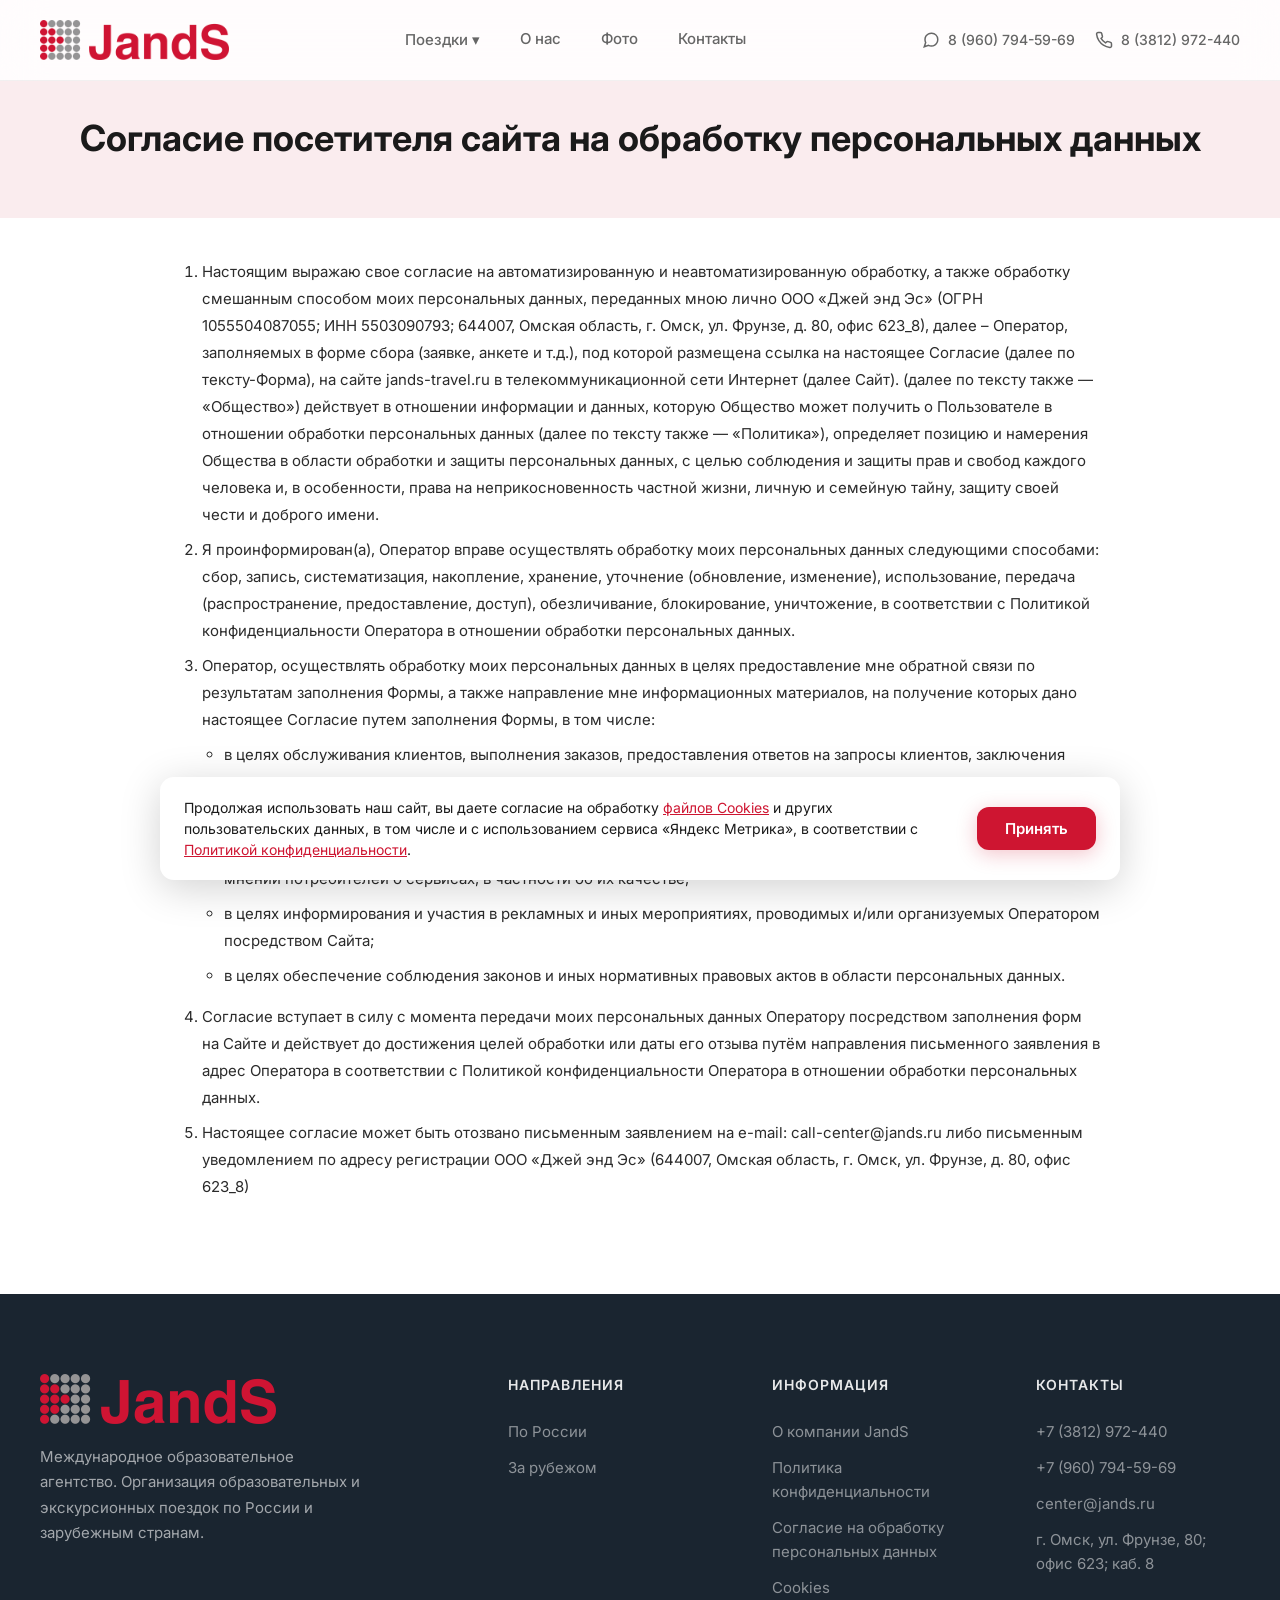
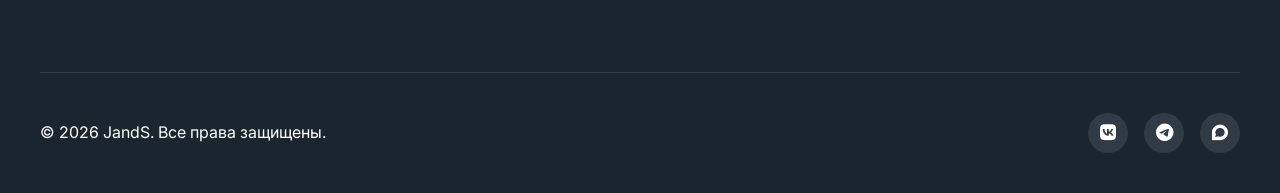
<file: consent.html>
<!DOCTYPE html>
<html lang="ru">
<head>
    <meta charset="UTF-8">
    <meta name="viewport" content="width=device-width, initial-scale=1.0">
    <title>Согласие на обработку персональных данных — JandS</title>
    <meta name="description" content="Согласие на обработку персональных данных ООО «Джей энд Эс»">
    <link rel="preconnect" href="https://fonts.googleapis.com">
    <link rel="preconnect" href="https://fonts.gstatic.com" crossorigin>
    <link href="https://fonts.googleapis.com/css2?family=Inter:wght@300;400;500;600;700&display=swap" rel="stylesheet">
    <link rel="stylesheet" href="css/styles.css">
    <link rel="stylesheet" href="https://cdnjs.cloudflare.com/ajax/libs/font-awesome/6.5.1/css/all.min.css">
</head>
<body>

<header>
    <div class="header-inner">
        <!-- Логотип -->
        <a href="index.html" class="logo">
            <img src="images/logo-moa.png" alt="JandS Logo" class="logo-img">
        </a>

        <!-- Основное меню (видимо только на ПК) -->
        <nav id="main-nav" class="desktop-nav">
            <div class="dropdown">
                <a href="index.html#programs" class="dropdown-toggle">Поездки ▾</a>
                <div class="dropdown-menu">
                    <a href="index.html#russia">По России</a>
                    <a href="index.html#abroad">За рубеж</a>
                </div>
            </div>
            <a href="index.html#about">О нас</a>
            <a href="index.html#gallery">Фото</a>
            <a href="index.html#footer">Контакты</a>
        </nav>

        <!-- Правая часть: Телефоны + Бургер -->
        <div class="header-actions">
            <div class="phone-links">
                <a href="https://max.ru/u/f9LHodD0cOLJr9gKtMShBZuas1bvFodrhYaRHnI1CAOMtPouTnkn40tb8WU" target="_blank" class="phone-item">
                    <svg viewBox="0 0 24 24" fill="none" stroke="currentColor" stroke-width="2"><path d="M21 11.5a8.38 8.38 0 0 1-.9 3.8 8.5 8.5 0 0 1-7.6 4.7 8.38 8.38 0 0 1-3.8-.9L3 21l1.9-5.7a8.38 8.38 0 0 1-.9-3.8 8.5 8.5 0 0 1 4.7-7.6 8.38 8.38 0 0 1 3.8-.9h.5a8.48 8.48 0 0 1 8 8v.5z"/></svg>
                    <span>8 (960) 794-59-69</span>
                </a>
                <a href="tel:+73812972440" class="phone-item">
                    <svg viewBox="0 0 24 24" fill="none" stroke="currentColor" stroke-width="2"><path d="M22 16.92v3a2 2 0 0 1-2.18 2 19.79 19.79 0 0 1-8.63-3.07 19.5 19.5 0 0 1-6-6 19.79 19.79 0 0 1-3.07-8.67A2 2 0 0 1 4.11 2h3a2 2 0 0 1 2 1.72 12.84 12.84 0 0 0 .7 2.81 2 2 0 0 1-.45 2.11L8.09 9.91a16 16 0 0 0 6 6l1.27-1.27a2 2 0 0 1 2.11-.45 12.84 12.84 0 0 0 2.81.7A2 2 0 0 1 22 16.92z"/></svg>
                    <span>8 (3812) 972-440</span>
                </a>
            </div>

            <!-- Кнопка Бургер -->
            <button class="mobile-menu-btn" id="mobileMenuBtn" aria-label="Меню">
                <svg width="24" height="24" viewBox="0 0 24 24" fill="none" stroke="currentColor" stroke-width="2" stroke-linecap="round" stroke-linejoin="round"><line x1="3" y1="12" x2="21" y2="12"></line><line x1="3" y1="6" x2="21" y2="6"></line><line x1="3" y1="18" x2="21" y2="18"></line></svg>
            </button>
        </div>
    </div>

    <!-- ВЫПАДАЮЩЕЕ МОБИЛЬНОЕ МЕНЮ -->
    <div class="mobile-dropdown" id="mobileDropdown">
        <nav class="mobile-nav-list">
            <a href="index.html#russia">По России</a>
            <a href="index.html#abroad">За рубеж</a>
            <a href="index.html#about">О нас</a>
            <a href="index.html#gallery">Фото</a>
            <a href="index.html#footer">Контакты</a>
        </nav>
        <div class="mobile-phones-list">
            <a href="https://max.ru/u/f9LHodD0cOLJr9gKtMShBZuas1bvFodrhYaRHnI1CAOMtPouTnkn40tb8WU" target="_blank">8 (960) 794-59-69</a>
            <a href="tel:+73812972440">8 (3812) 972-440</a>
        </div>
    </div>
</header>

<!-- Заголовок страницы -->
<section class="legal-hero">
    <h1>Согласие посетителя сайта на обработку персональных данных</h1>
</section>

<main class="legal-wrap">

<ol> 
 <li> Настоящим выражаю свое согласие на автоматизированную и неавтоматизированную обработку, а также обработку смешанным способом моих персональных данных, переданных мною лично ООО «Джей энд Эс» (ОГРН 1055504087055; ИНН 5503090793; 644007, Омская область, г. Омск, ул. Фрунзе, д. 80, офис 623_8), далее – Оператор, заполняемых в форме сбора (заявке, анкете и т.д.), под которой размещена ссылка на настоящее Согласие (далее по тексту-Форма), на сайте jands-travel.ru в телекоммуникационной сети Интернет (далее Сайт). (далее по тексту также — «Общество») действует в отношении информации и данных, которую Общество может получить о Пользователе в отношении обработки персональных данных (далее по тексту также — «Политика»), определяет позицию и намерения Общества в области обработки и защиты персональных данных, с целью соблюдения и защиты прав и свобод каждого человека и, в особенности, права на неприкосновенность частной жизни, личную и семейную тайну, защиту своей чести и доброго имени.</li>
 <li> Я проинформирован(а), Оператор вправе осуществлять обработку моих персональных данных следующими способами: сбор, запись, систематизация, накопление, хранение, уточнение (обновление, изменение), использование, передача (распространение, предоставление, доступ), обезличивание, блокирование, уничтожение, в соответствии с Политикой конфиденциальности Оператора в отношении обработки персональных данных. </li>
 <li> Оператор, осуществлять обработку моих персональных данных в целях предоставление мне обратной связи по результатам заполнения Формы, а также направление мне информационных материалов, на получение которых дано настоящее Согласие путем заполнения Формы, в том числе:  </li>
    <ul>
        <li>в целях обслуживания клиентов, выполнения заказов, предоставления ответов на запросы клиентов, заключения договоров и их исполнения;</li>
        <li>в целях информирования о сервисах «Джей энд Эс»;</li>
        <li>в целях сбора информации о потребителях сервисов маркированных товарных знаком «Джей энд Эс» на Сайте, мнении потребителей о сервисах, в частности об их качестве;</li>
        <li>в целях информирования и участия в рекламных и иных мероприятиях, проводимых и/или организуемых Оператором посредством Cайта;</li>
        <li>в целях обеспечение соблюдения законов и иных нормативных правовых актов в области персональных данных.</li>
    </ul>
 <li> Согласие вступает в силу с момента передачи моих персональных данных Оператору посредством заполнения форм на Сайте и действует до достижения целей обработки или даты его отзыва путём направления письменного заявления в адрес Оператора в соответствии с Политикой конфиденциальности Оператора в отношении обработки персональных данных. </li>
 <li> Настоящее согласие может быть отозвано письменным заявлением на e-mail: call-center@jands.ru либо письменным уведомлением по адресу регистрации ООО «Джей энд Эс» (644007, Омская область, г. Омск, ул. Фрунзе, д. 80, офис 623_8)</li>
</ol>
</main>

<footer id="footer">
    <div class="footer-inner">
        <div class="footer-grid">
            <div class="footer-brand">
                <a href="index.html" class="logo">
                    <img src="images/logo-moa.png" alt="JandS Logo" class="logo-img">
                </a>
                <p>Международное образовательное агентство. Организация образовательных и экскурсионных поездок по России и зарубежным странам.</p>
            </div>

            <div class="footer-col">
                <h4>Направления</h4>
                <a href="index.html#russia">По России</a>
                <a href="index.html#abroad">За рубежом</a>
            </div>

            <div class="footer-col">
                <h4>Информация</h4>
                <a href="https://jands.ru/company/about-us">О компании JandS</a>
                <a href="privacy-policy.html">Политика конфиденциальности</a>
                <a href="consent.html">Согласие на обработку персональных данных</a>
                <a href="cookies.html">Cookies</a>
            </div>

            <div class="footer-col">
                <h4>Контакты</h4>
                <a href="tel:+73812972440">+7 (3812) 972-440</a>
                <a href="tel:+79607945969">+7 (960) 794-59-69</a>
                <a href="mailto:center@jands.ru">center@jands.ru</a>
                <a href="#">г. Омск, ул. Фрунзе, 80; офис 623; каб. 8</a>
            </div>
        </div>

        <div class="footer-bottom">
            <span>© 2026 JandS. Все права защищены.</span>
            <div class="footer-social">
                <a href="https://vk.ru/jands_company" target="_blank" aria-label="VK"><i class="fa-brands fa-vk"></i></a>
                <a href="https://t.me/bsonlinejands" target="_blank" aria-label="Telegram"><i class="fa-brands fa-telegram"></i></a>
                <a href="https://max.ru/u/f9LHodD0cOLJr9gKtMShBZuas1bvFodrhYaRHnI1CAOMtPouTnkn40tb8WU" target="_blank" aria-label="Max"><i class="fa-brands fa-discourse"></i></a>
            </div>
        </div>
    </div>
</footer>

<script src="js/main.js"></script>

</body>
</html>
</file>
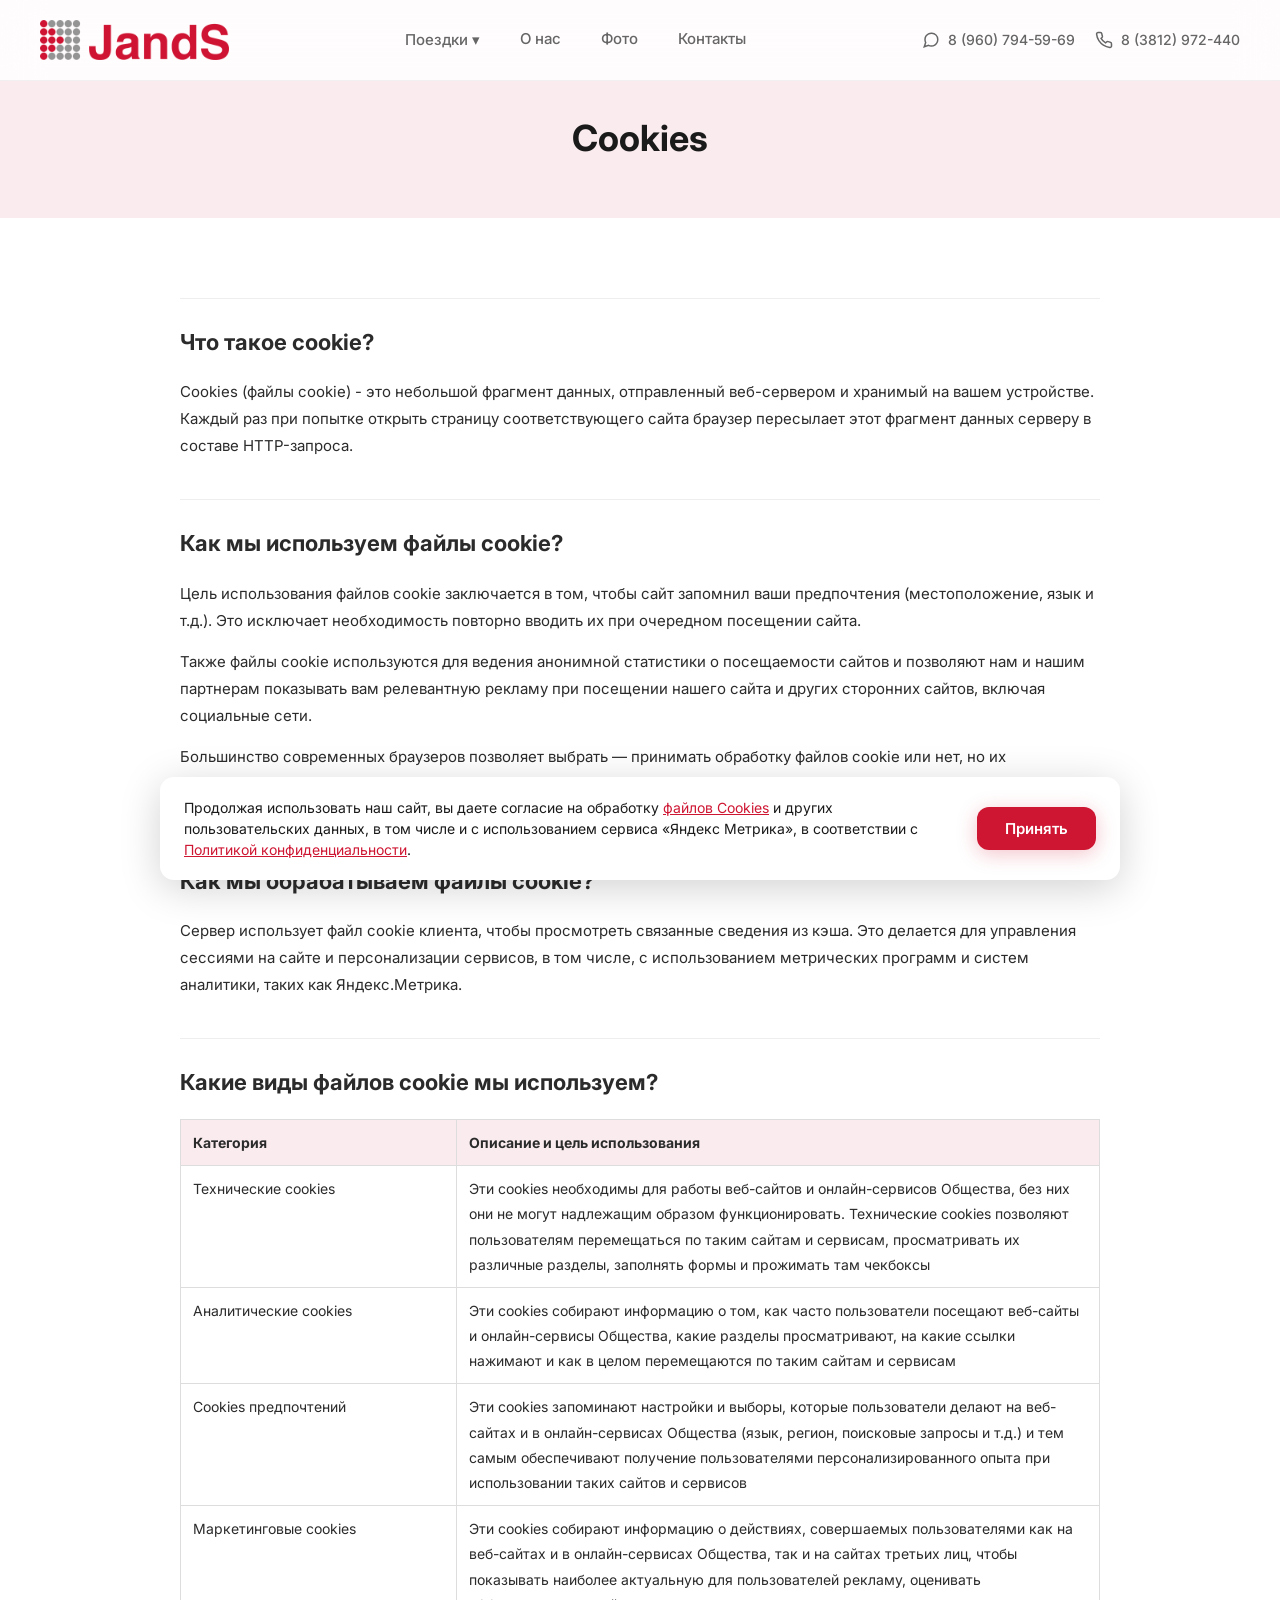
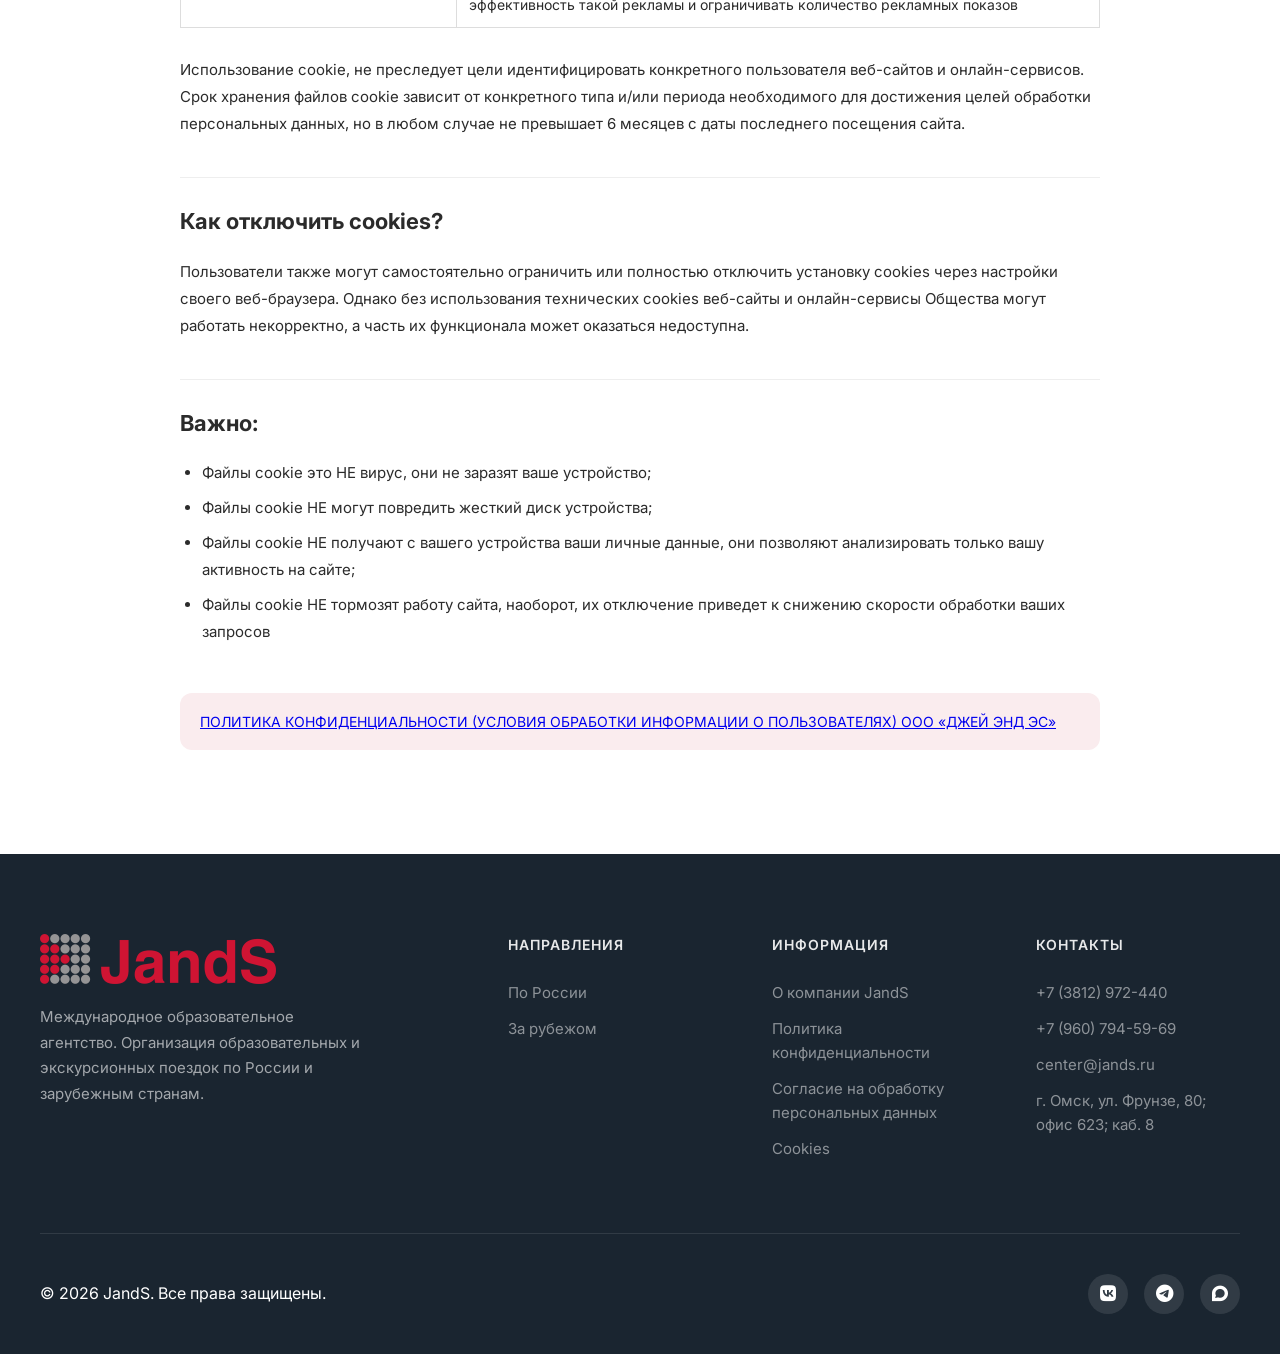
<file: cookies.html>
<!DOCTYPE html>
<html lang="ru">
<head>
    <meta charset="UTF-8">
    <meta name="viewport" content="width=device-width, initial-scale=1.0">
    <title>Cookies — JandS</title>
    <meta name="description" content="Обработки файлов-cookies ООО «Джей энд Эс»">
    <link rel="preconnect" href="https://fonts.googleapis.com">
    <link rel="preconnect" href="https://fonts.gstatic.com" crossorigin>
    <link href="https://fonts.googleapis.com/css2?family=Inter:wght@300;400;500;600;700&display=swap" rel="stylesheet">
    <link rel="stylesheet" href="css/styles.css">
    <link rel="stylesheet" href="https://cdnjs.cloudflare.com/ajax/libs/font-awesome/6.5.1/css/all.min.css">
</head>
<body>

<header>
    <div class="header-inner">
        <!-- Логотип -->
        <a href="index.html" class="logo">
            <img src="images/logo-moa.png" alt="JandS Logo" class="logo-img">
        </a>

        <!-- Основное меню (видимо только на ПК) -->
        <nav id="main-nav" class="desktop-nav">
            <div class="dropdown">
                <a href="index.html#programs" class="dropdown-toggle">Поездки ▾</a>
                <div class="dropdown-menu">
                    <a href="index.html#russia">По России</a>
                    <a href="index.html#abroad">За рубеж</a>
                </div>
            </div>
            <a href="index.html#about">О нас</a>
            <a href="index.html#gallery">Фото</a>
            <a href="index.html#footer">Контакты</a>
        </nav>

        <!-- Правая часть: Телефоны + Бургер -->
        <div class="header-actions">
            <div class="phone-links">
                <a href="https://max.ru/u/f9LHodD0cOLJr9gKtMShBZuas1bvFodrhYaRHnI1CAOMtPouTnkn40tb8WU" target="_blank" class="phone-item">
                    <svg viewBox="0 0 24 24" fill="none" stroke="currentColor" stroke-width="2"><path d="M21 11.5a8.38 8.38 0 0 1-.9 3.8 8.5 8.5 0 0 1-7.6 4.7 8.38 8.38 0 0 1-3.8-.9L3 21l1.9-5.7a8.38 8.38 0 0 1-.9-3.8 8.5 8.5 0 0 1 4.7-7.6 8.38 8.38 0 0 1 3.8-.9h.5a8.48 8.48 0 0 1 8 8v.5z"/></svg>
                    <span>8 (960) 794-59-69</span>
                </a>
                <a href="tel:+73812972440" class="phone-item">
                    <svg viewBox="0 0 24 24" fill="none" stroke="currentColor" stroke-width="2"><path d="M22 16.92v3a2 2 0 0 1-2.18 2 19.79 19.79 0 0 1-8.63-3.07 19.5 19.5 0 0 1-6-6 19.79 19.79 0 0 1-3.07-8.67A2 2 0 0 1 4.11 2h3a2 2 0 0 1 2 1.72 12.84 12.84 0 0 0 .7 2.81 2 2 0 0 1-.45 2.11L8.09 9.91a16 16 0 0 0 6 6l1.27-1.27a2 2 0 0 1 2.11-.45 12.84 12.84 0 0 0 2.81.7A2 2 0 0 1 22 16.92z"/></svg>
                    <span>8 (3812) 972-440</span>
                </a>
            </div>

            <!-- Кнопка Бургер -->
            <button class="mobile-menu-btn" id="mobileMenuBtn" aria-label="Меню">
                <svg width="24" height="24" viewBox="0 0 24 24" fill="none" stroke="currentColor" stroke-width="2" stroke-linecap="round" stroke-linejoin="round"><line x1="3" y1="12" x2="21" y2="12"></line><line x1="3" y1="6" x2="21" y2="6"></line><line x1="3" y1="18" x2="21" y2="18"></line></svg>
            </button>
        </div>
    </div>

    <!-- ВЫПАДАЮЩЕЕ МОБИЛЬНОЕ МЕНЮ -->
    <div class="mobile-dropdown" id="mobileDropdown">
        <nav class="mobile-nav-list">
            <a href="index.html#russia">По России</a>
            <a href="index.html#abroad">За рубеж</a>
            <a href="index.html#about">О нас</a>
            <a href="index.html#gallery">Фото</a>
            <a href="index.html#footer">Контакты</a>
        </nav>
        <div class="mobile-phones-list">
            <a href="https://max.ru/u/f9LHodD0cOLJr9gKtMShBZuas1bvFodrhYaRHnI1CAOMtPouTnkn40tb8WU" target="_blank">8 (960) 794-59-69</a>
            <a href="tel:+73812972440">8 (3812) 972-440</a>
        </div>
    </div>
</header>

<!-- Заголовок страницы -->
<section class="legal-hero">
    <h1>Cookies</h1>
</section>

<main class="legal-wrap">

<h2 id="s1">Что такое cookie?</h2>
<p>Cookies (файлы cookie) - это небольшой фрагмент данных, отправленный веб-сервером и хранимый на вашем устройстве. Каждый раз при попытке открыть страницу соответствующего сайта браузер пересылает этот фрагмент данных серверу в составе HTTP-запроса.</p>
<h2 id="s1">Как мы используем файлы cookie?</h2>
<p>Цель использования файлов cookie заключается в том, чтобы сайт запомнил ваши предпочтения (местоположение, язык и т.д.). Это исключает необходимость повторно вводить их при очередном посещении сайта.</p>
<p>Также файлы cookie используются для ведения анонимной статистики о посещаемости сайтов и позволяют нам и нашим партнерам показывать вам релевантную рекламу при посещении нашего сайта и других сторонних сайтов, включая социальные сети.</p>
<p>Большинство современных браузеров позволяет выбрать — принимать обработку файлов cookie или нет, но их отключение влияет на корректность работы с сайтом.</p>
<h2 id="s1">Как мы обрабатываем файлы cookie?</h2>
<p>Сервер использует файл cookie клиента, чтобы просмотреть связанные сведения из кэша. Это делается для управления сессиями на сайте и персонализации сервисов, в том числе, с использованием метрических программ и систем аналитики, таких как Яндекс.Метрика.</p>
<h2 id="s1">Какие виды файлов cookie мы используем?</h2>
             <table>
                <thead><tr><th style="width:30%">Категория</th><th>Описание и цель использования</th></tr></thead>
                <tbody>
                    <tr><td>Технические cookies</td><td>Эти cookies необходимы для работы веб-сайтов и онлайн-сервисов Общества, без них они не могут надлежащим образом функционировать. Технические cookies позволяют пользователям перемещаться по таким сайтам и сервисам, просматривать их различные разделы, заполнять формы и прожимать там чекбоксы</td></tr>
                    <tr><td>Аналитические cookies</td><td>Эти cookies собирают информацию о том, как часто пользователи посещают веб-сайты и онлайн-сервисы Общества, какие разделы просматривают, на какие ссылки нажимают и как в целом перемещаются по таким сайтам и сервисам</td></tr>
                    <tr><td>Cookies предпочтений</td><td>Эти cookies запоминают настройки и выборы, которые пользователи делают на веб-сайтах и в онлайн-сервисах Общества (язык, регион, поисковые запросы и т.д.) и тем самым обеспечивают получение пользователями персонализированного опыта при использовании таких сайтов и сервисов</td></tr>
                    <tr><td>Маркетинговые cookies</td><td>Эти cookies собирают информацию о действиях, совершаемых пользователями как на веб-сайтах и в онлайн-сервисах Общества, так и на сайтах третьих лиц, чтобы показывать наиболее актуальную для пользователей рекламу, оценивать эффективность такой рекламы и ограничивать количество рекламных показов</td></tr>
                </tbody>
            </table>
<p>Использование cookie, не преследует цели идентифицировать конкретного пользователя веб-сайтов и онлайн-сервисов. Срок хранения файлов cookie зависит от конкретного типа и/или периода необходимого для достижения целей обработки персональных данных, но в любом случае не превышает 6 месяцев с даты последнего посещения сайта. </p>  
<h2 id="s1">Как отключить cookies?</h2>
<p>Пользователи также могут самостоятельно ограничить или полностью отключить установку cookies через настройки своего веб-браузера. Однако без использования технических cookies веб-сайты и онлайн-сервисы Общества могут работать некорректно, а часть их функционала может оказаться недоступна.</p>  
<h2 id="s1">Важно:</h2>  
  <ul>
        <li>Файлы cookie это НЕ вирус, они не заразят ваше устройство;</li>
        <li>Файлы cookie НЕ могут повредить жесткий диск устройства;</li>
        <li>Файлы cookie НЕ получают с вашего устройства ваши личные данные, они позволяют анализировать только вашу активность на сайте;</li>
        <li>Файлы cookie НЕ тормозят работу сайта, наоборот, их отключение приведет к снижению скорости обработки ваших запросов</li>
    </ul>

<div class="legal-note" style="margin-top:48px">
        <a href="privacy-policy.html">ПОЛИТИКА КОНФИДЕНЦИАЛЬНОСТИ (УСЛОВИЯ ОБРАБОТКИ ИНФОРМАЦИИ О ПОЛЬЗОВАТЕЛЯХ) ООО «ДЖЕЙ ЭНД ЭС»</a>
    </div>
  
</main>

<footer id="footer">
    <div class="footer-inner">
        <div class="footer-grid">
            <div class="footer-brand">
                <a href="index.html" class="logo">
                    <img src="images/logo-moa.png" alt="JandS Logo" class="logo-img">
                </a>
                <p>Международное образовательное агентство. Организация образовательных и экскурсионных поездок по России и зарубежным странам.</p>
            </div>

            <div class="footer-col">
                <h4>Направления</h4>
                <a href="index.html#russia">По России</a>
                <a href="index.html#abroad">За рубежом</a>
            </div>

            <div class="footer-col">
                <h4>Информация</h4>
                <a href="https://jands.ru/company/about-us">О компании JandS</a>
                <a href="privacy-policy.html">Политика конфиденциальности</a>
                <a href="consent.html">Согласие на обработку персональных данных</a>
                <a href="cookies.html">Cookies</a>
            </div>

            <div class="footer-col">
                <h4>Контакты</h4>
                <a href="tel:+73812972440">+7 (3812) 972-440</a>
                <a href="tel:+79607945969">+7 (960) 794-59-69</a>
                <a href="mailto:center@jands.ru">center@jands.ru</a>
                <a href="#">г. Омск, ул. Фрунзе, 80; офис 623; каб. 8</a>
            </div>
        </div>

        <div class="footer-bottom">
            <span>© 2026 JandS. Все права защищены.</span>
            <div class="footer-social">
                <a href="https://vk.ru/jands_company" target="_blank" aria-label="VK"><i class="fa-brands fa-vk"></i></a>
                <a href="https://t.me/bsonlinejands" target="_blank" aria-label="Telegram"><i class="fa-brands fa-telegram"></i></a>
                <a href="https://max.ru/u/f9LHodD0cOLJr9gKtMShBZuas1bvFodrhYaRHnI1CAOMtPouTnkn40tb8WU" target="_blank" aria-label="Max"><i class="fa-brands fa-discourse"></i></a>
            </div>
        </div>
    </div>
</footer>

<script src="js/main.js"></script>

</body>
</html>
</file>
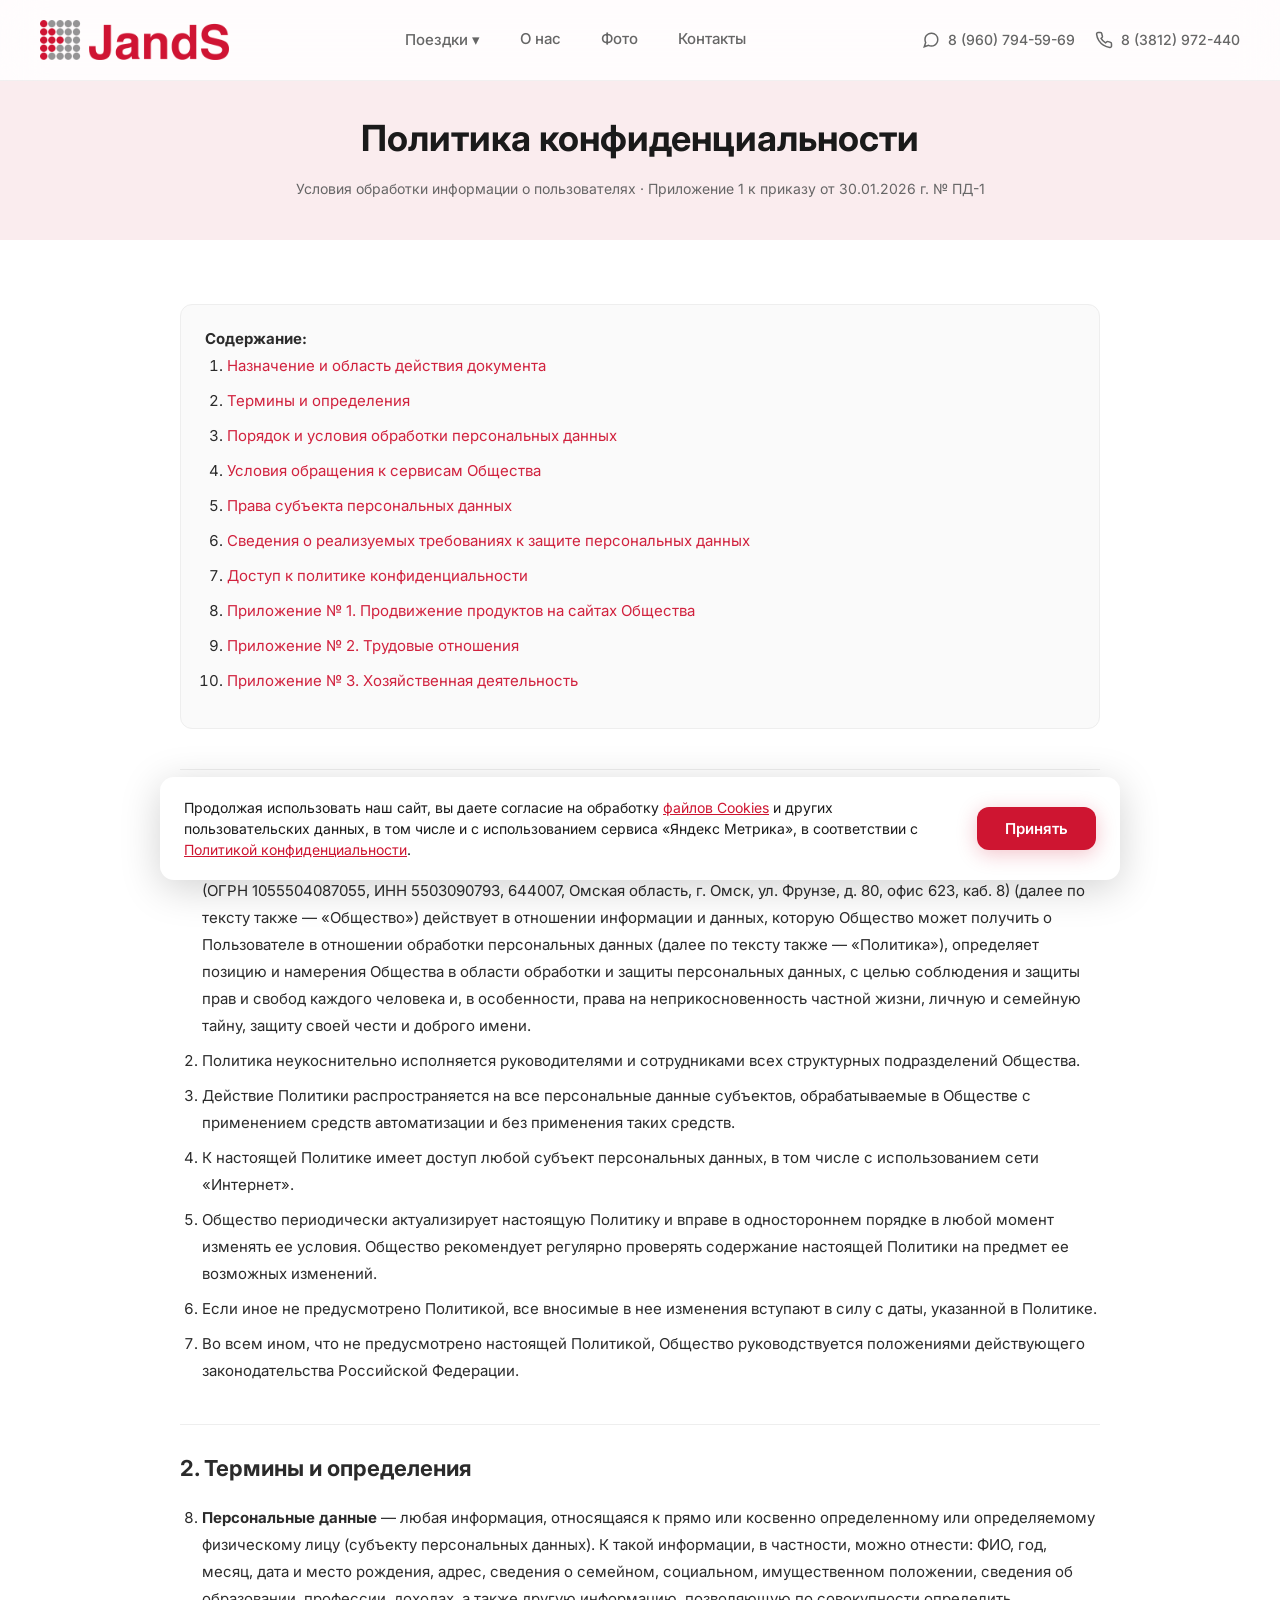
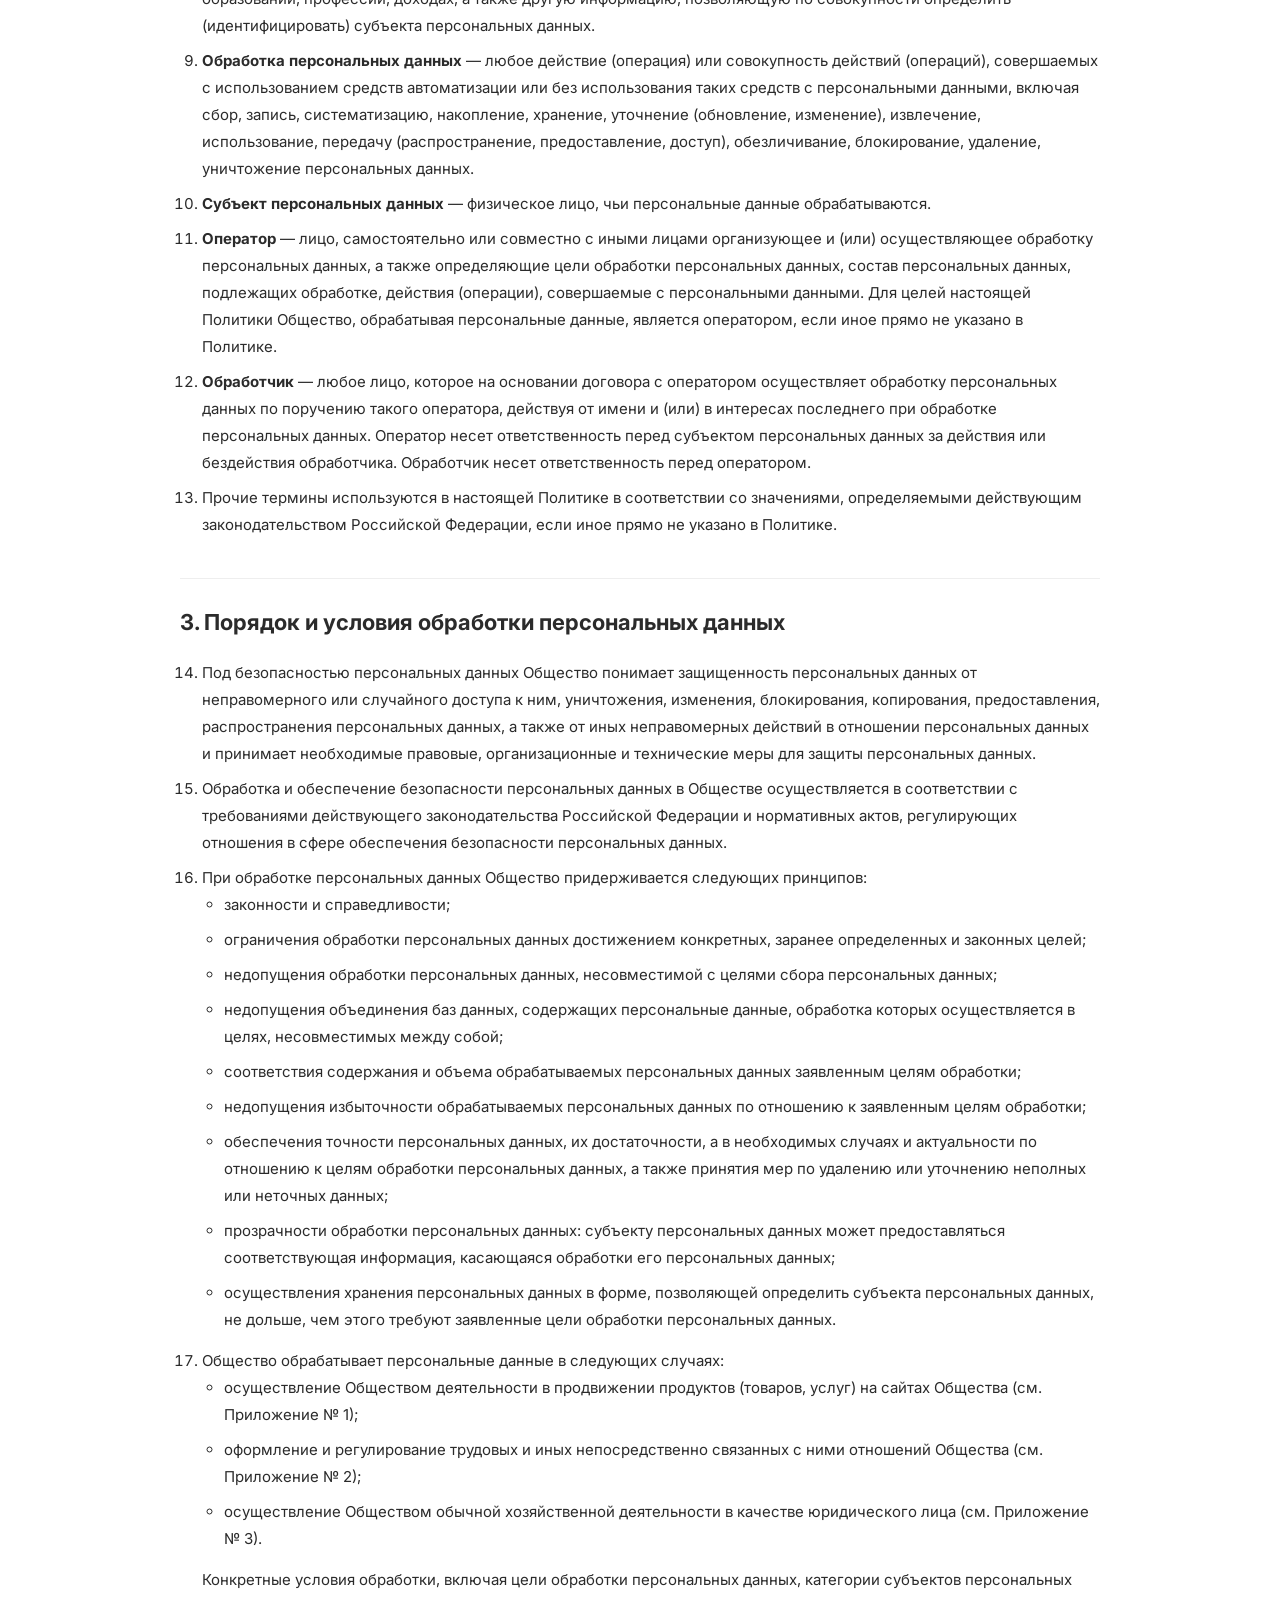
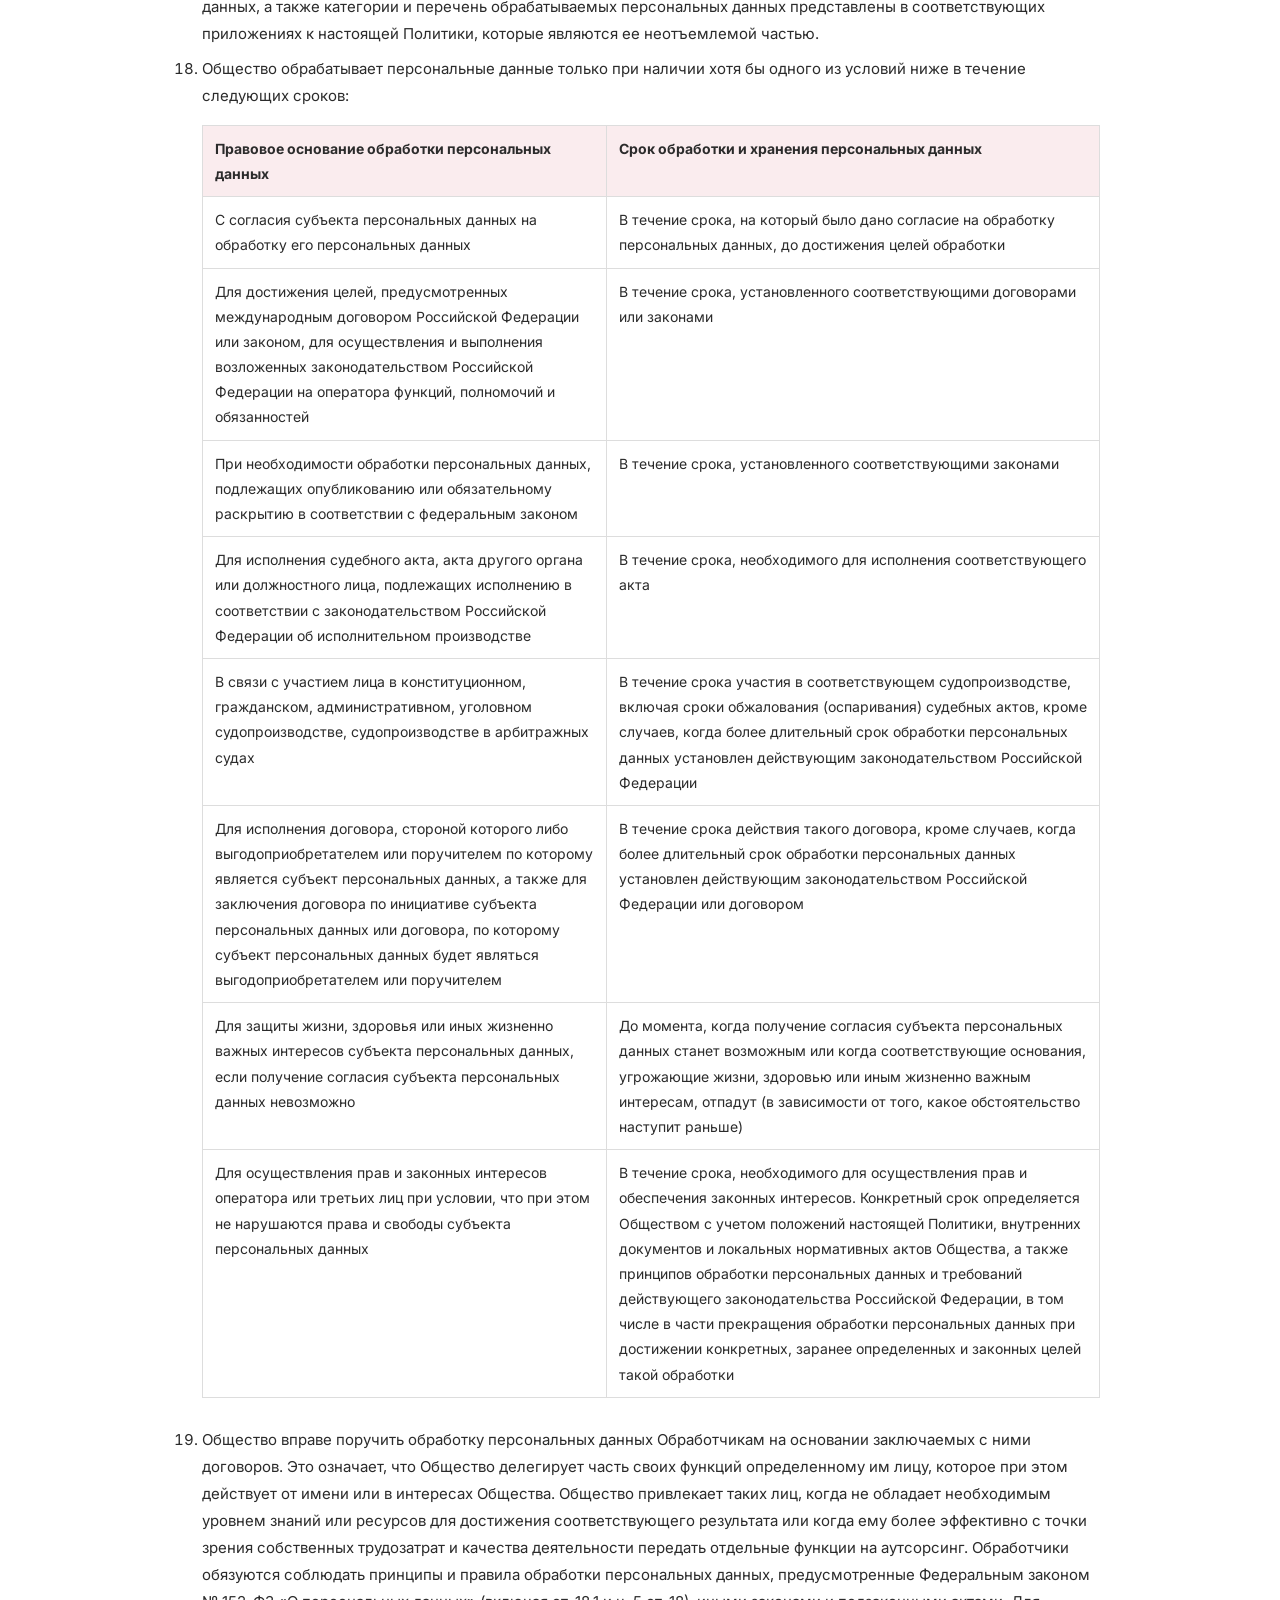
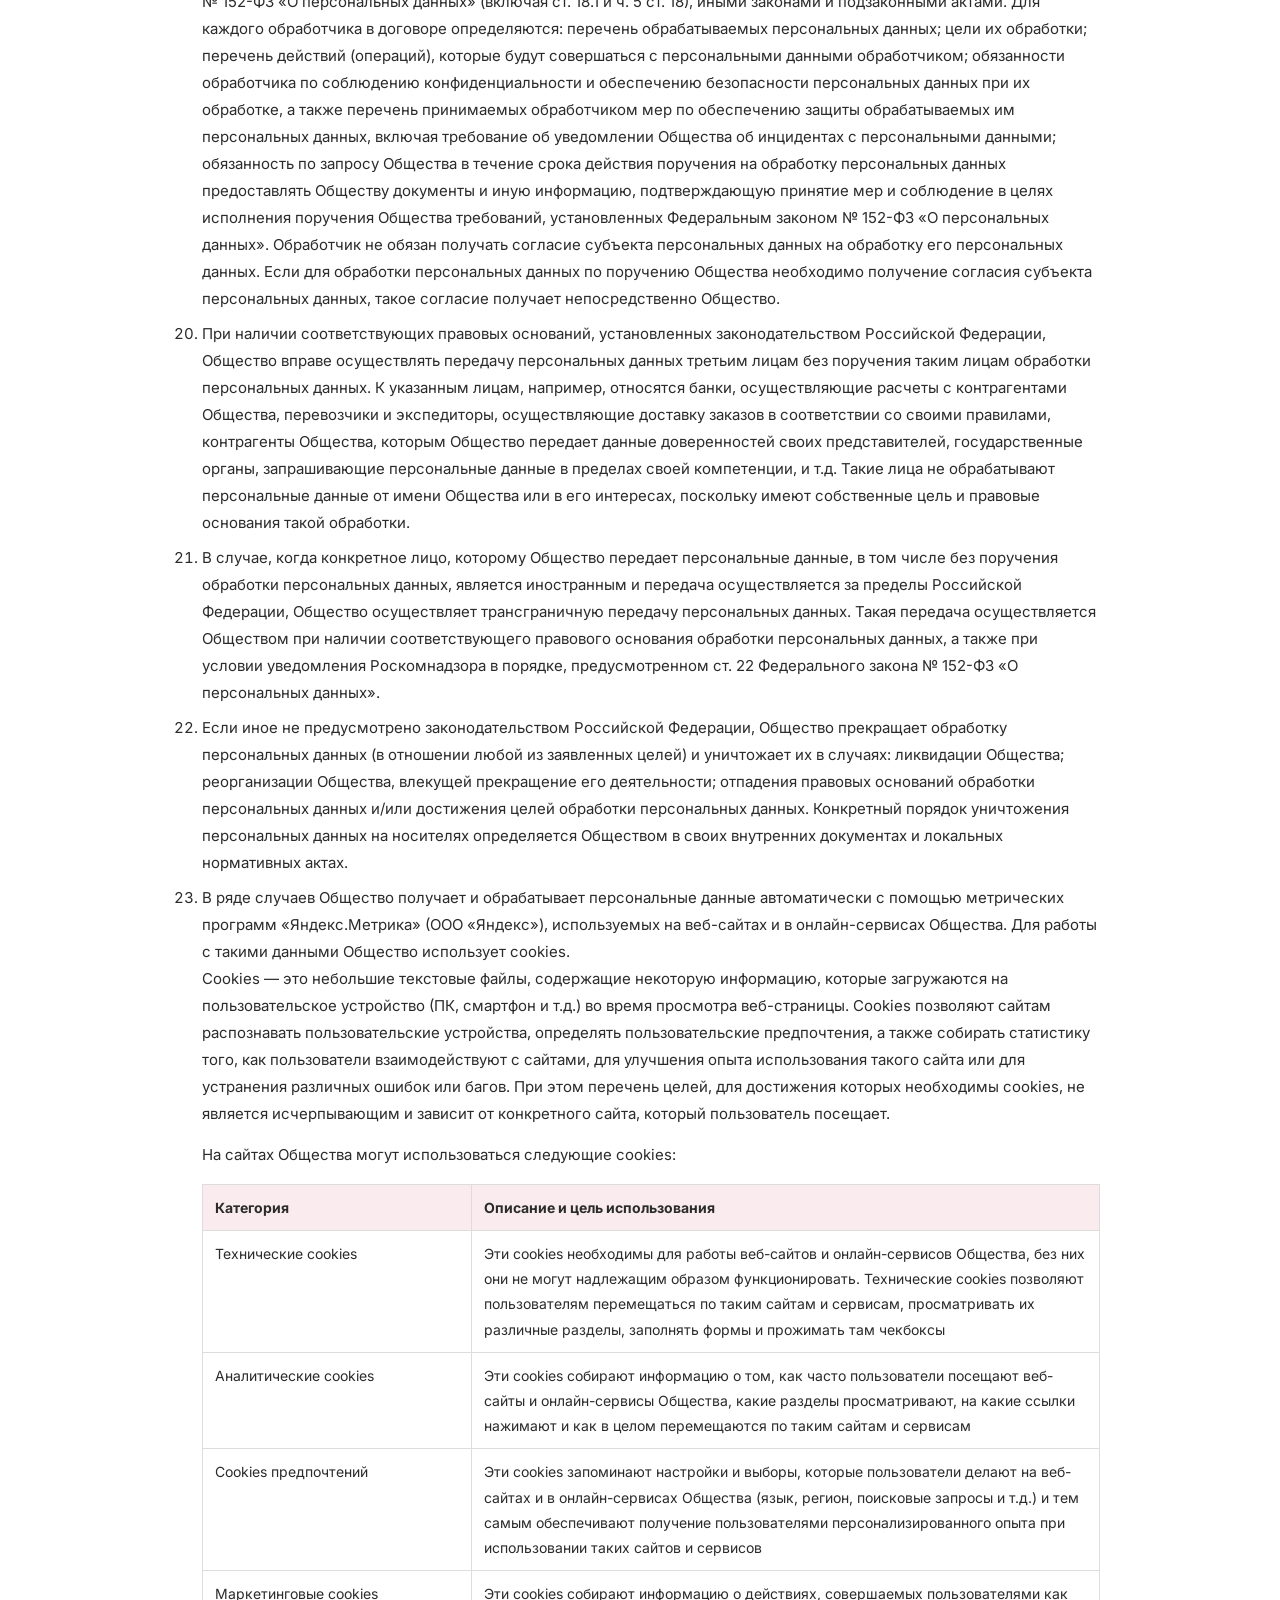
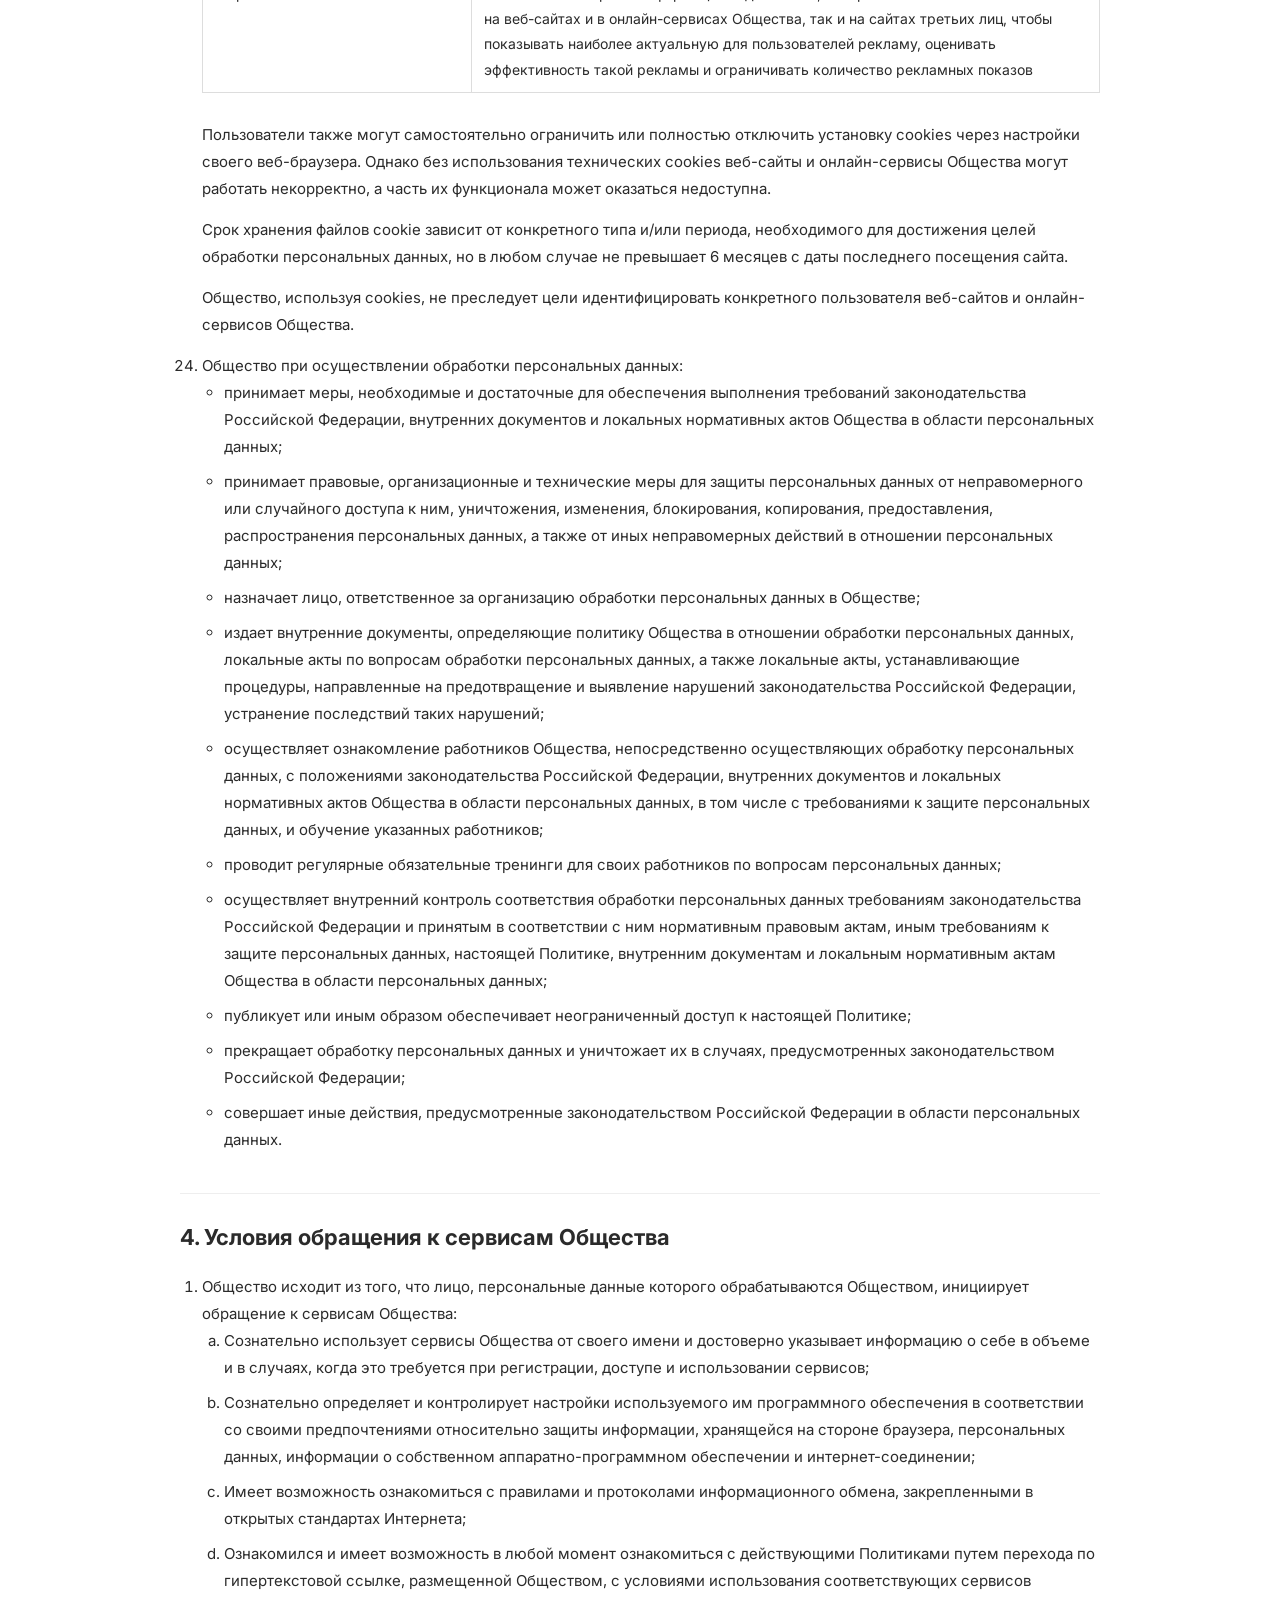
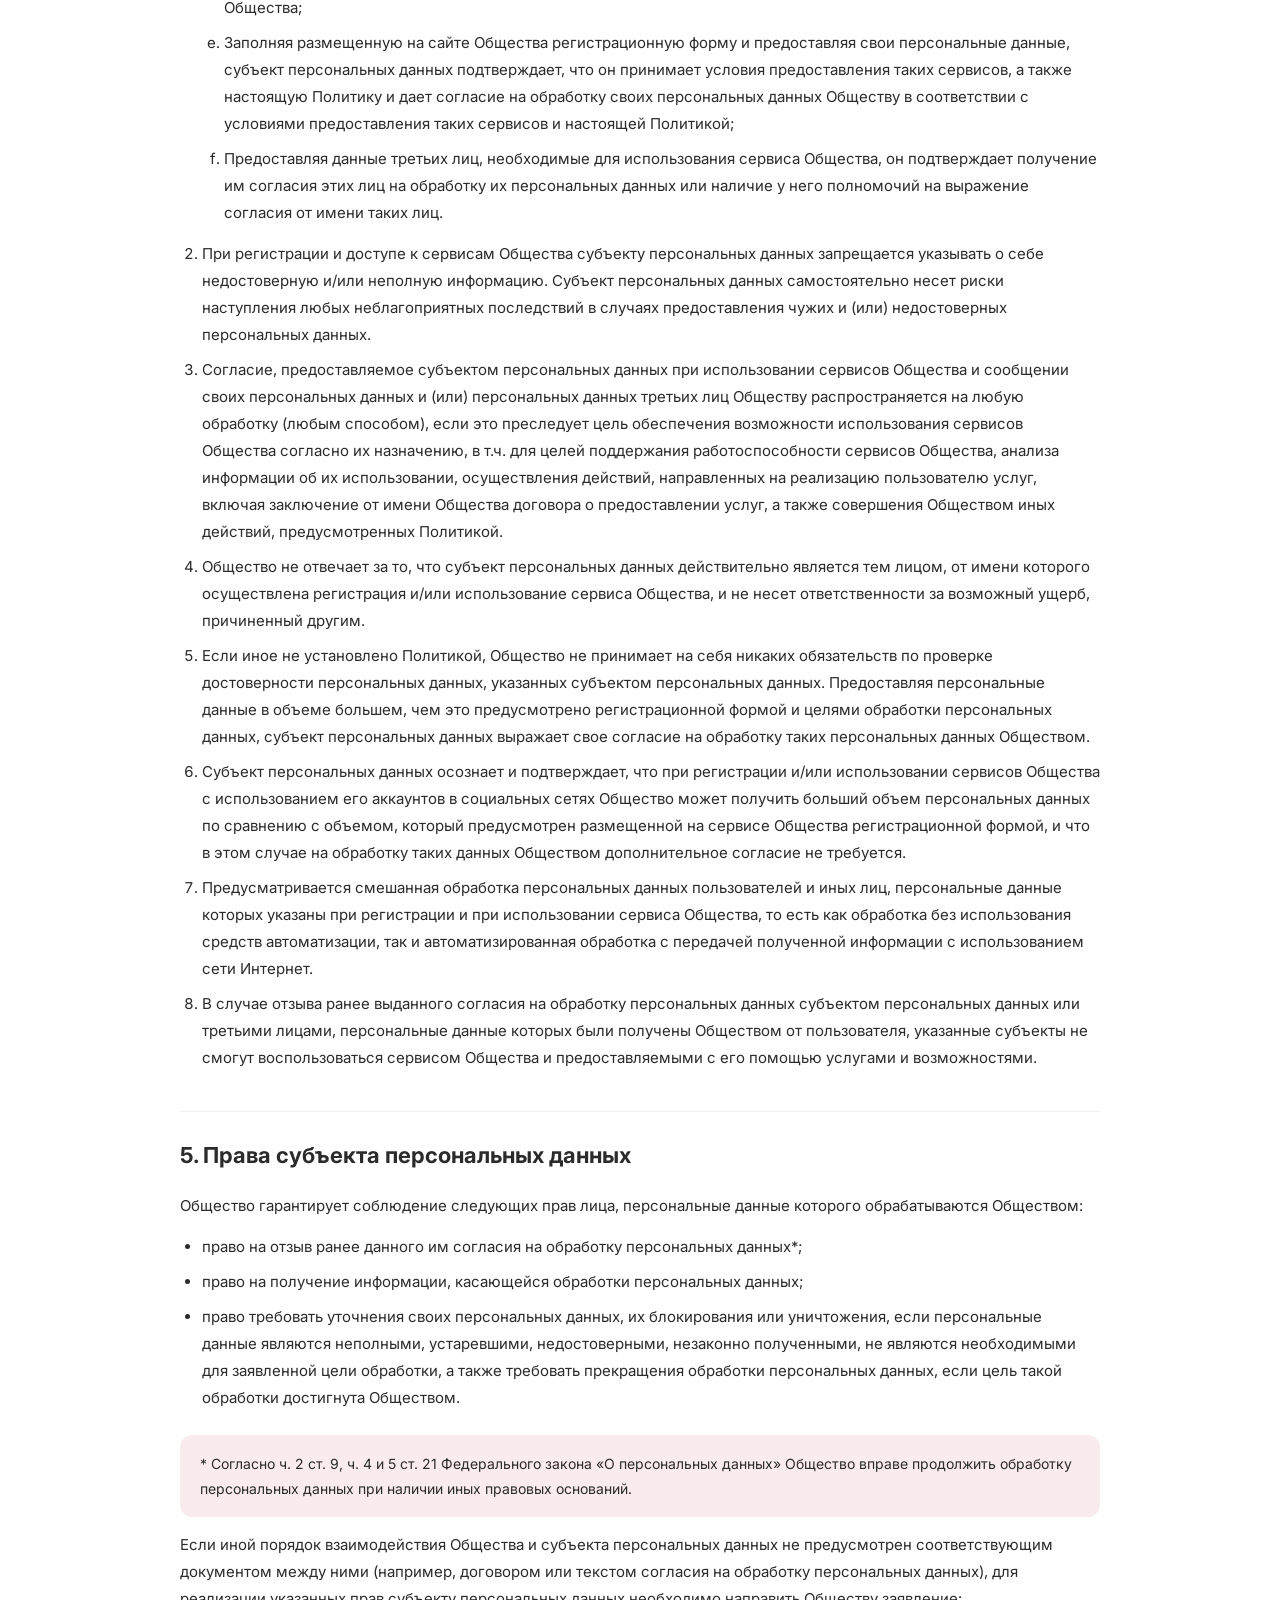
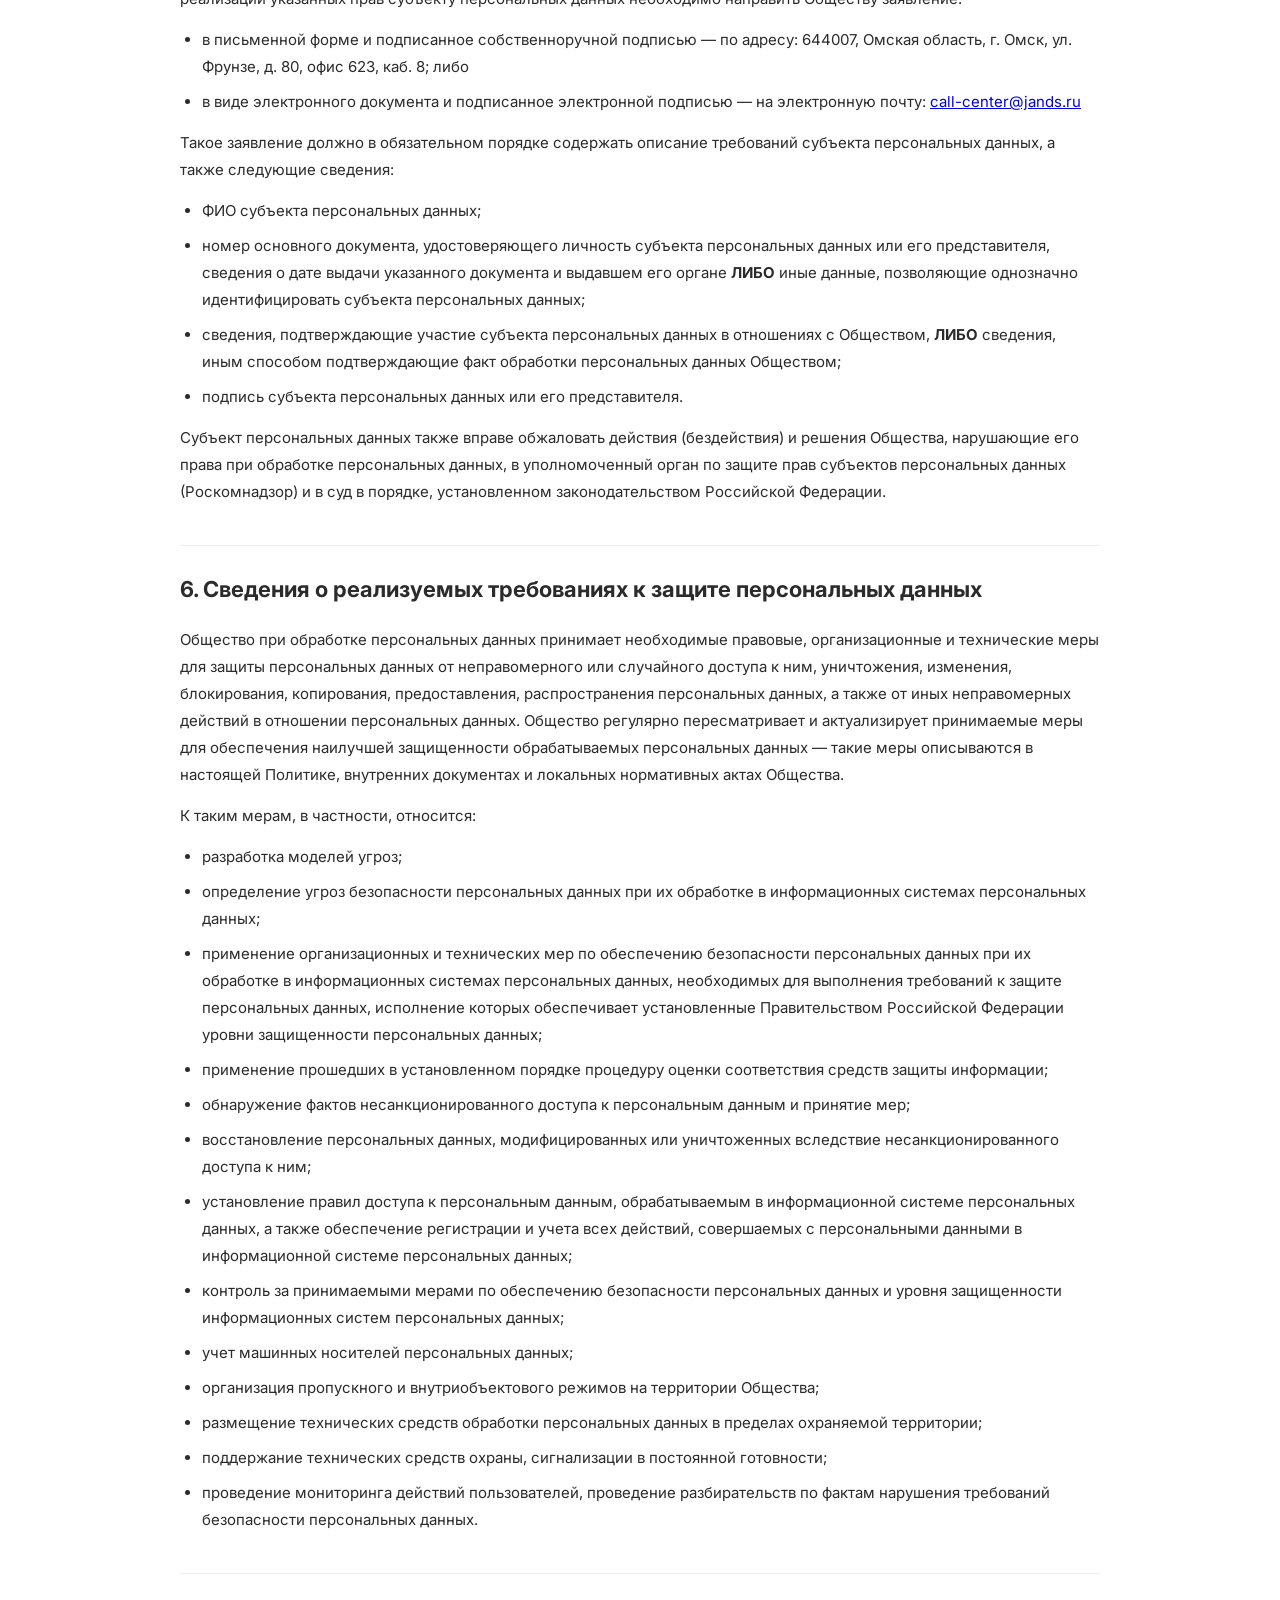
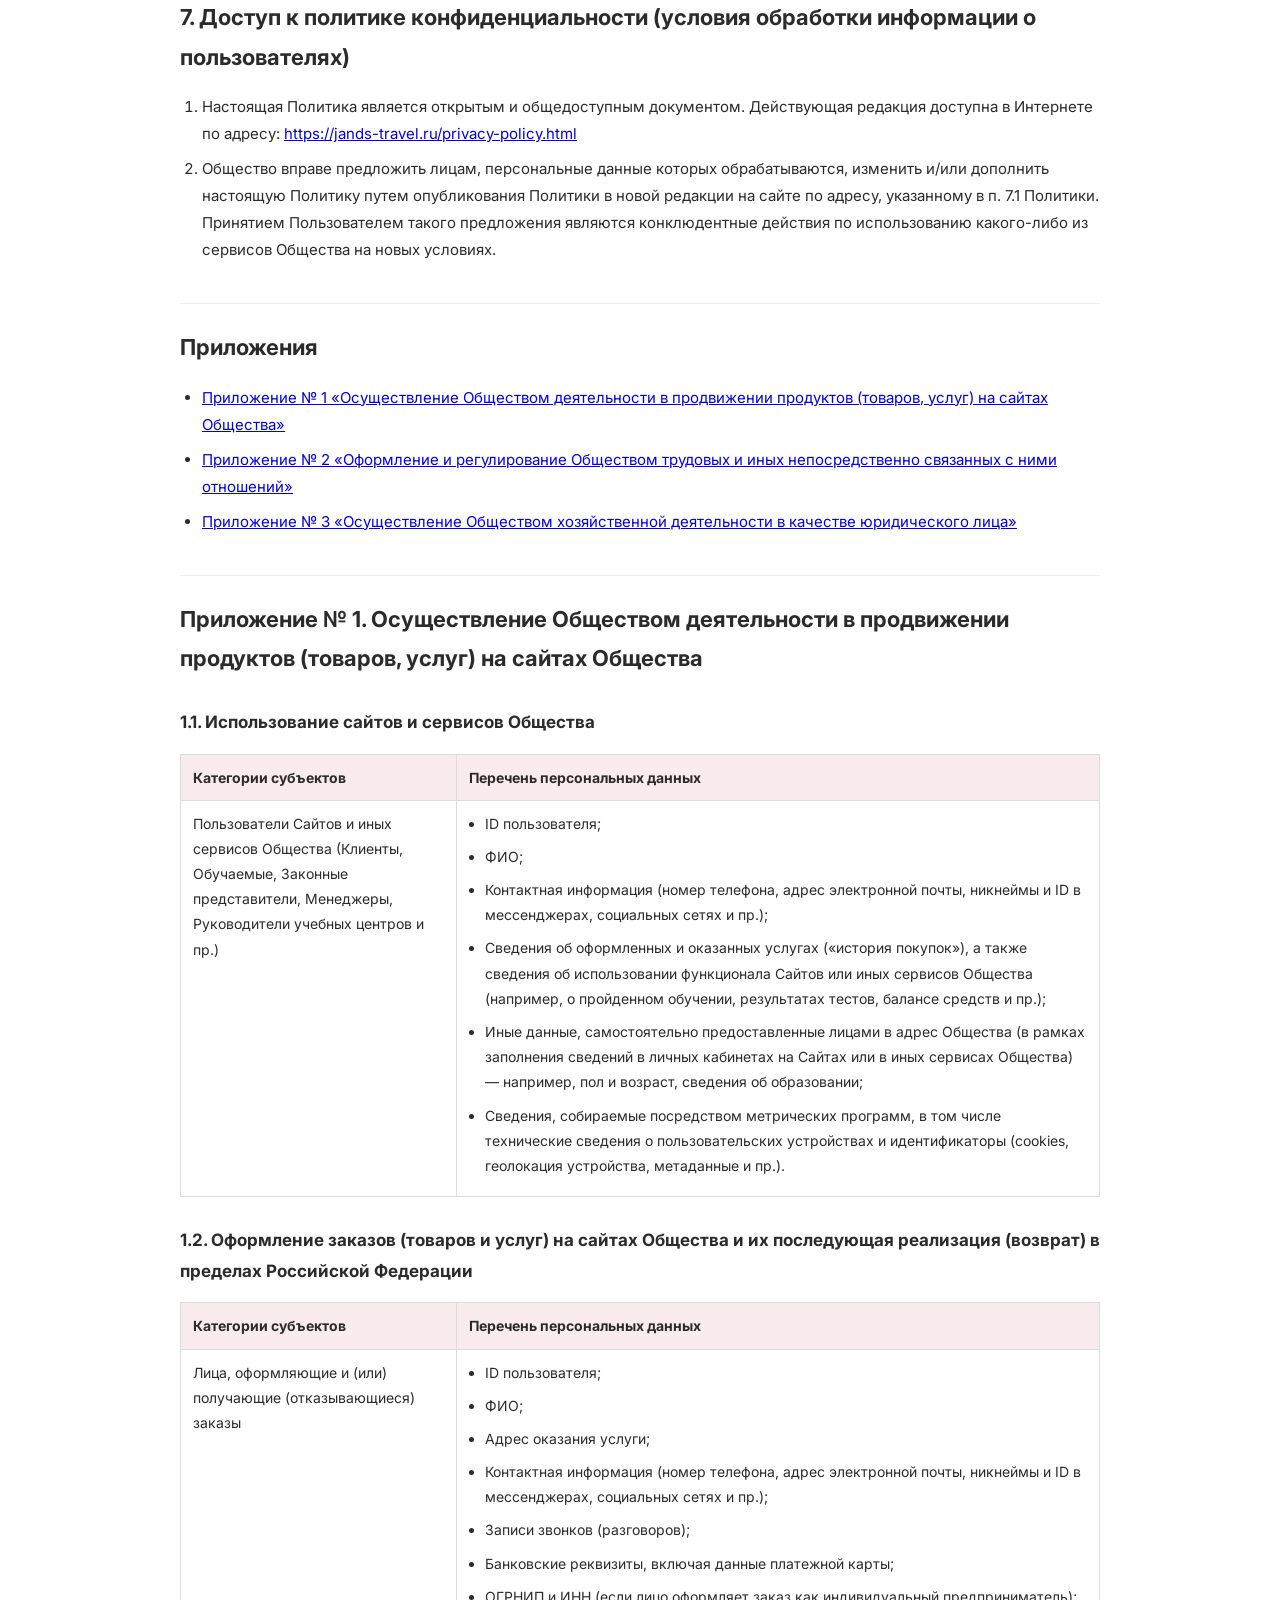
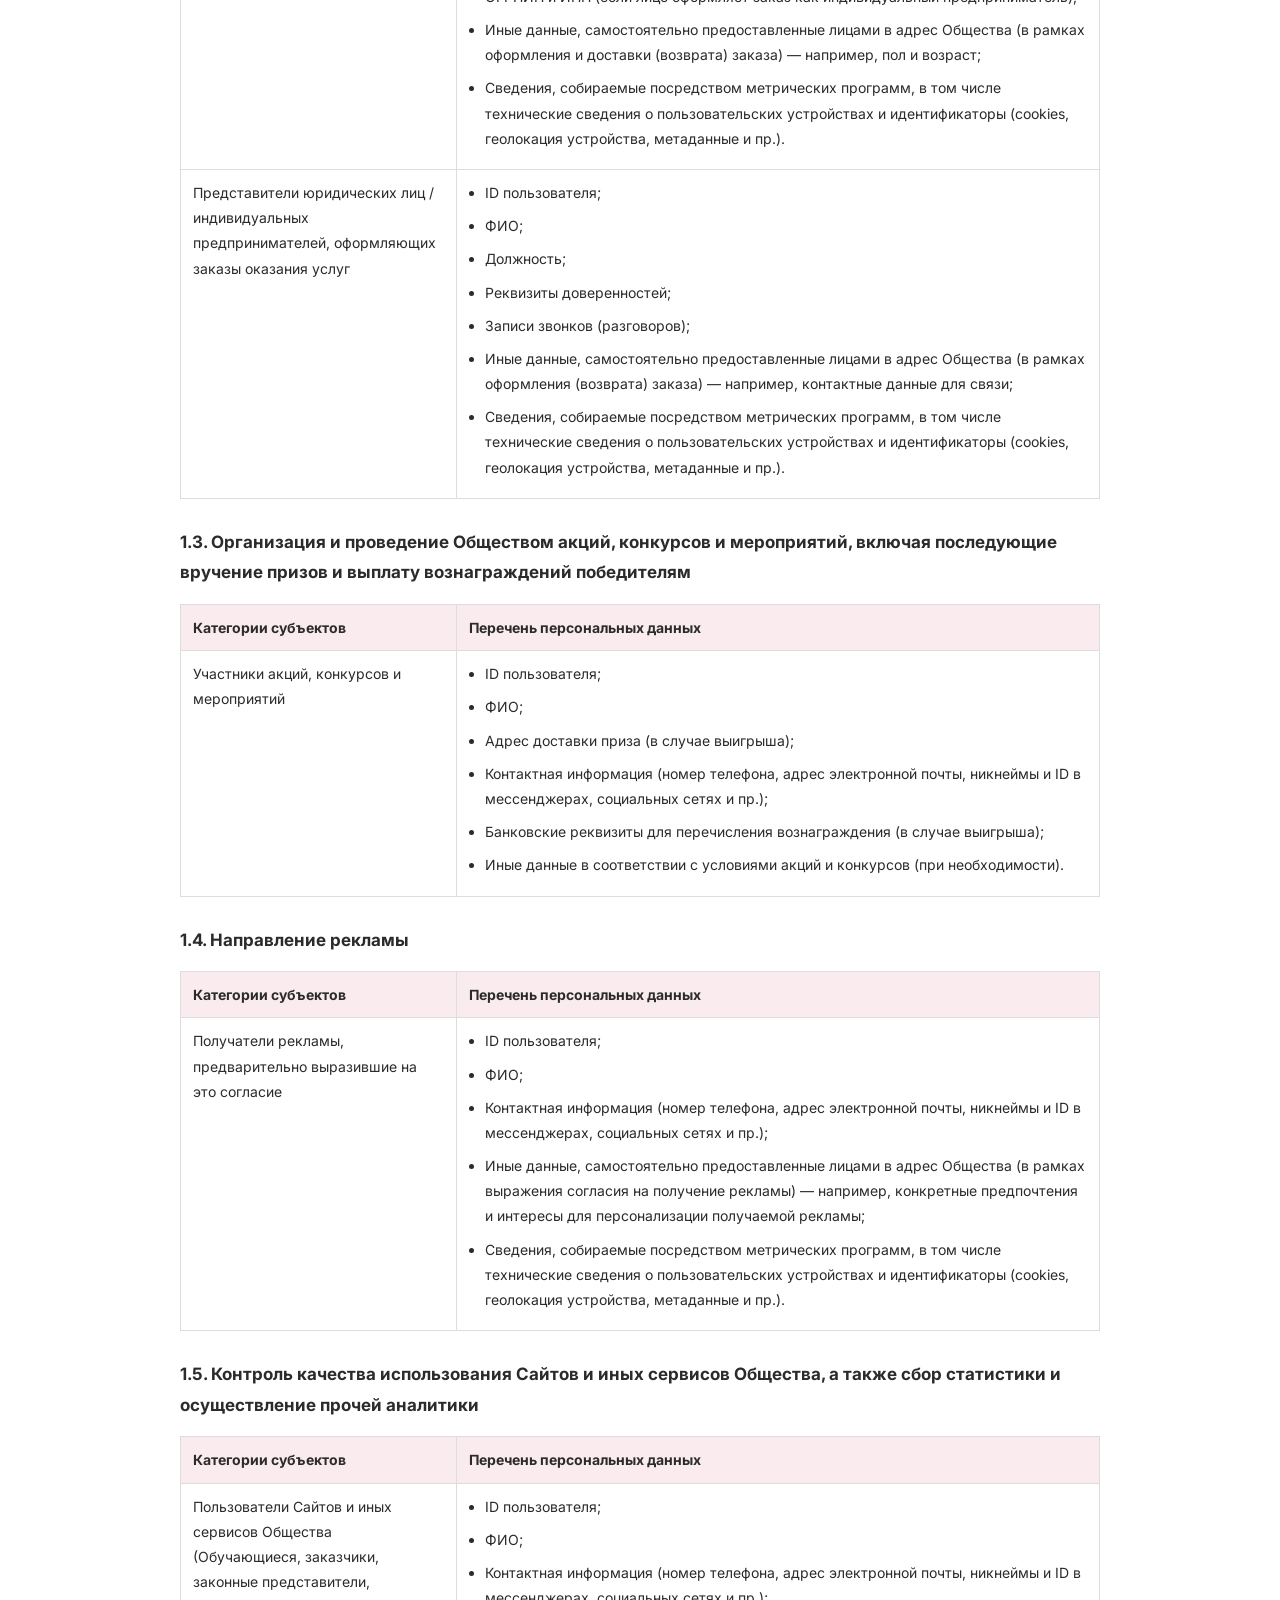
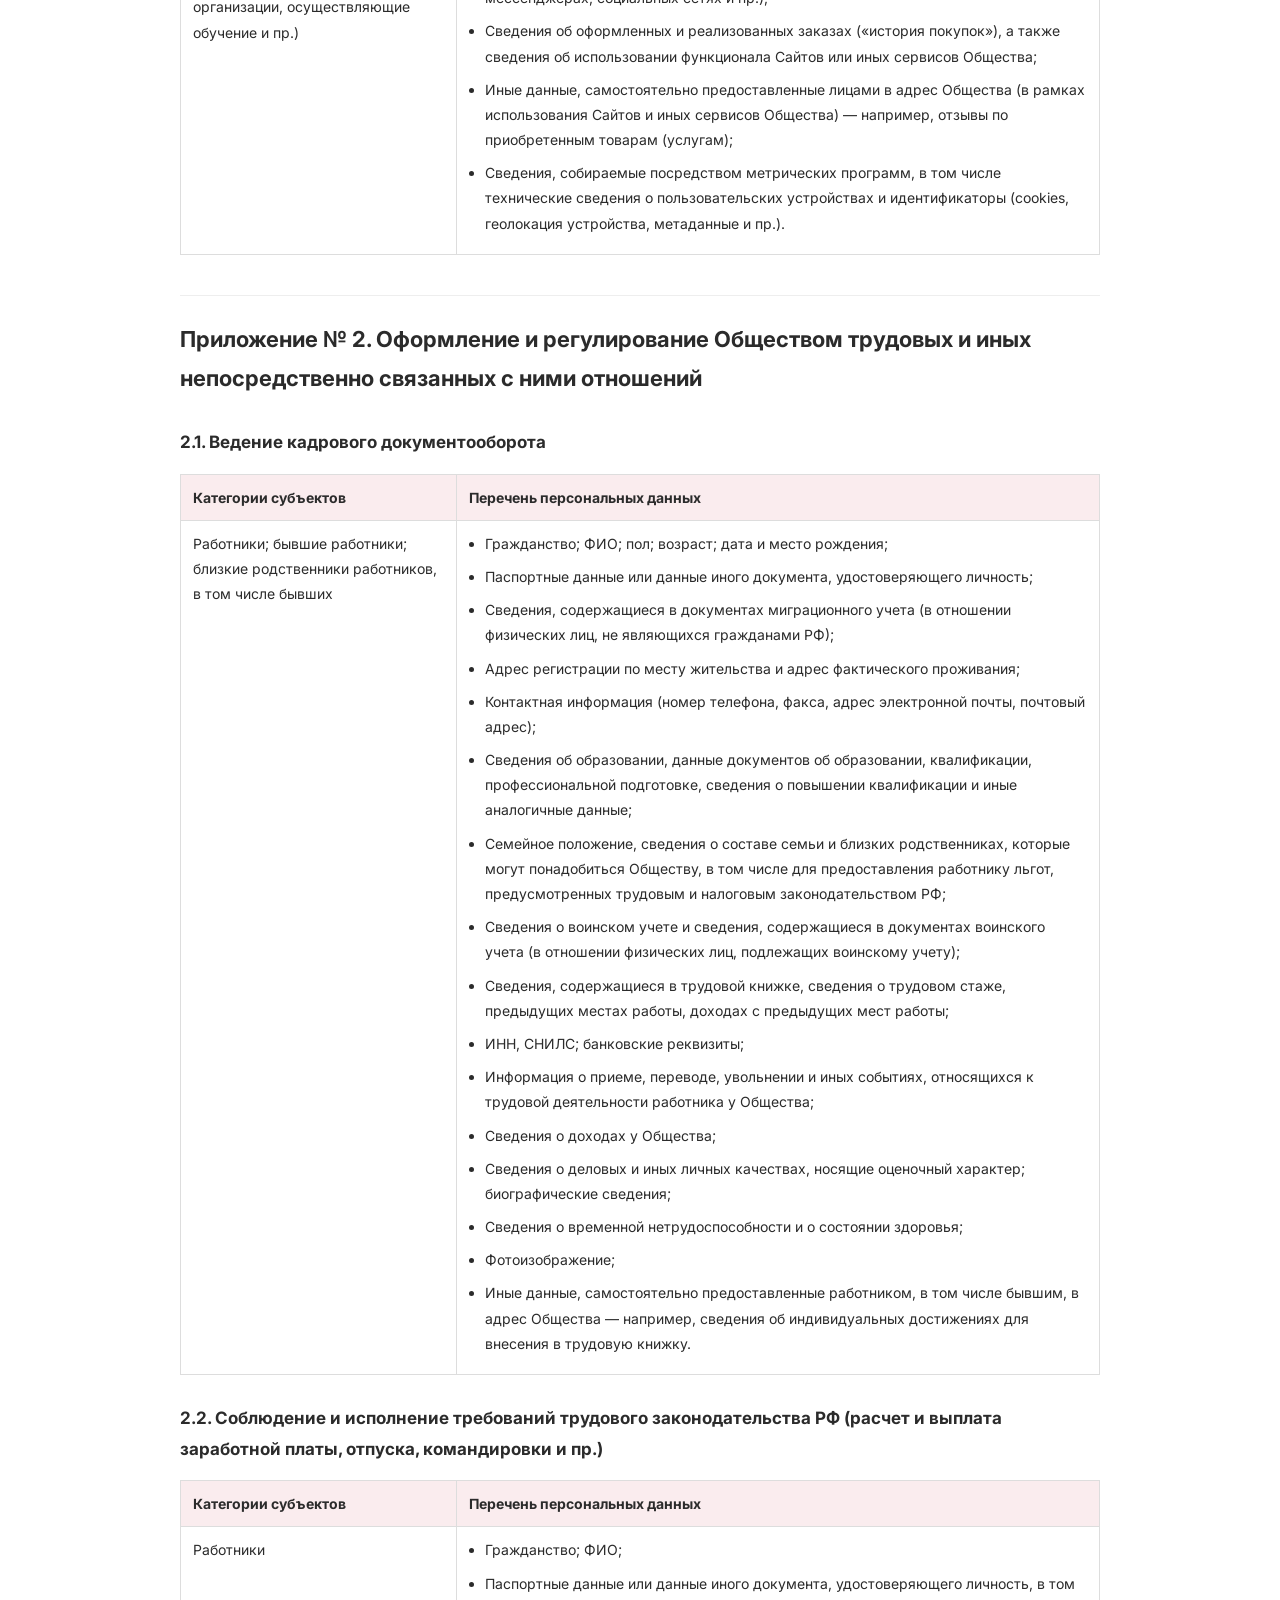
<file: privacy-policy.html>
<!DOCTYPE html>
<html lang="ru">
<head>
    <meta charset="UTF-8">
    <meta name="viewport" content="width=device-width, initial-scale=1.0">
    <title>Политика конфиденциальности — JandS</title>
    <meta name="description" content="Политика конфиденциальности (условия обработки информации о пользователях) ООО «Джей энд Эс»">
    <link rel="preconnect" href="https://fonts.googleapis.com">
    <link rel="preconnect" href="https://fonts.gstatic.com" crossorigin>
    <link href="https://fonts.googleapis.com/css2?family=Inter:wght@300;400;500;600;700&display=swap" rel="stylesheet">
    <link rel="stylesheet" href="css/styles.css">
    <link rel="stylesheet" href="https://cdnjs.cloudflare.com/ajax/libs/font-awesome/6.5.1/css/all.min.css">
</head>
<body>

<header>
    <div class="header-inner">
        <!-- Логотип -->
        <a href="index.html" class="logo">
            <img src="images/logo-moa.png" alt="JandS Logo" class="logo-img">
        </a>

        <!-- Основное меню (видимо только на ПК) -->
        <nav id="main-nav" class="desktop-nav">
            <div class="dropdown">
                <a href="index.html#programs" class="dropdown-toggle">Поездки ▾</a>
                <div class="dropdown-menu">
                    <a href="index.html#russia">По России</a>
                    <a href="index.html#abroad">За рубеж</a>
                </div>
            </div>
            <a href="index.html#about">О нас</a>
            <a href="index.html#gallery">Фото</a>
            <a href="index.html#footer">Контакты</a>
        </nav>

        <!-- Правая часть: Телефоны + Бургер -->
        <div class="header-actions">
            <div class="phone-links">
                <a href="https://max.ru/u/f9LHodD0cOLJr9gKtMShBZuas1bvFodrhYaRHnI1CAOMtPouTnkn40tb8WU" target="_blank" class="phone-item">
                    <svg viewBox="0 0 24 24" fill="none" stroke="currentColor" stroke-width="2"><path d="M21 11.5a8.38 8.38 0 0 1-.9 3.8 8.5 8.5 0 0 1-7.6 4.7 8.38 8.38 0 0 1-3.8-.9L3 21l1.9-5.7a8.38 8.38 0 0 1-.9-3.8 8.5 8.5 0 0 1 4.7-7.6 8.38 8.38 0 0 1 3.8-.9h.5a8.48 8.48 0 0 1 8 8v.5z"/></svg>
                    <span>8 (960) 794-59-69</span>
                </a>
                <a href="tel:+73812972440" class="phone-item">
                    <svg viewBox="0 0 24 24" fill="none" stroke="currentColor" stroke-width="2"><path d="M22 16.92v3a2 2 0 0 1-2.18 2 19.79 19.79 0 0 1-8.63-3.07 19.5 19.5 0 0 1-6-6 19.79 19.79 0 0 1-3.07-8.67A2 2 0 0 1 4.11 2h3a2 2 0 0 1 2 1.72 12.84 12.84 0 0 0 .7 2.81 2 2 0 0 1-.45 2.11L8.09 9.91a16 16 0 0 0 6 6l1.27-1.27a2 2 0 0 1 2.11-.45 12.84 12.84 0 0 0 2.81.7A2 2 0 0 1 22 16.92z"/></svg>
                    <span>8 (3812) 972-440</span>
                </a>
            </div>

            <!-- Кнопка Бургер -->
            <button class="mobile-menu-btn" id="mobileMenuBtn" aria-label="Меню">
                <svg width="24" height="24" viewBox="0 0 24 24" fill="none" stroke="currentColor" stroke-width="2" stroke-linecap="round" stroke-linejoin="round"><line x1="3" y1="12" x2="21" y2="12"></line><line x1="3" y1="6" x2="21" y2="6"></line><line x1="3" y1="18" x2="21" y2="18"></line></svg>
            </button>
        </div>
    </div>

    <!-- ВЫПАДАЮЩЕЕ МОБИЛЬНОЕ МЕНЮ -->
    <div class="mobile-dropdown" id="mobileDropdown">
        <nav class="mobile-nav-list">
            <a href="index.html#russia">По России</a>
            <a href="index.html#abroad">За рубеж</a>
            <a href="index.html#about">О нас</a>
            <a href="index.html#gallery">Фото</a>
            <a href="index.html#footer">Контакты</a>
        </nav>
        <div class="mobile-phones-list">
            <a href="https://max.ru/u/f9LHodD0cOLJr9gKtMShBZuas1bvFodrhYaRHnI1CAOMtPouTnkn40tb8WU" target="_blank">8 (960) 794-59-69</a>
            <a href="tel:+73812972440">8 (3812) 972-440</a>
        </div>
    </div>
</header>

<!-- Заголовок страницы -->
<section class="legal-hero">
    <h1>Политика конфиденциальности</h1>
    <p>Условия обработки информации о пользователях · Приложение 1 к приказу от 30.01.2026 г. № ПД-1</p>
</section>

<main class="legal-wrap">

    <div class="legal-toc">
        <strong>Содержание:</strong>
        <ol>
            <li><a href="#s1">Назначение и область действия документа</a></li>
            <li><a href="#s2">Термины и определения</a></li>
            <li><a href="#s3">Порядок и условия обработки персональных данных</a></li>
            <li><a href="#s4">Условия обращения к сервисам Общества</a></li>
            <li><a href="#s5">Права субъекта персональных данных</a></li>
            <li><a href="#s6">Сведения о реализуемых требованиях к защите персональных данных</a></li>
            <li><a href="#s7">Доступ к политике конфиденциальности</a></li>
            <li><a href="#a1">Приложение № 1. Продвижение продуктов на сайтах Общества</a></li>
            <li><a href="#a2">Приложение № 2. Трудовые отношения</a></li>
            <li><a href="#a3">Приложение № 3. Хозяйственная деятельность</a></li>
        </ol>
    </div>

    <h2 id="s1">1. Назначение и область действия документа</h2>
    <ol>
        <li>Настоящая Политика конфиденциальности (условия обработки информации о пользователях) ООО «Джей энд Эс» (ОГРН 1055504087055, ИНН 5503090793, 644007, Омская область, г. Омск, ул. Фрунзе, д. 80, офис 623, каб. 8) (далее по тексту также — «Общество») действует в отношении информации и данных, которую Общество может получить о Пользователе в отношении обработки персональных данных (далее по тексту также — «Политика»), определяет позицию и намерения Общества в области обработки и защиты персональных данных, с целью соблюдения и защиты прав и свобод каждого человека и, в особенности, права на неприкосновенность частной жизни, личную и семейную тайну, защиту своей чести и доброго имени.</li>
        <li>Политика неукоснительно исполняется руководителями и сотрудниками всех структурных подразделений Общества.</li>
        <li>Действие Политики распространяется на все персональные данные субъектов, обрабатываемые в Обществе с применением средств автоматизации и без применения таких средств.</li>
        <li>К настоящей Политике имеет доступ любой субъект персональных данных, в том числе с использованием сети «Интернет».</li>
        <li>Общество периодически актуализирует настоящую Политику и вправе в одностороннем порядке в любой момент изменять ее условия. Общество рекомендует регулярно проверять содержание настоящей Политики на предмет ее возможных изменений.</li>
        <li>Если иное не предусмотрено Политикой, все вносимые в нее изменения вступают в силу с даты, указанной в Политике.</li>
        <li>Во всем ином, что не предусмотрено настоящей Политикой, Общество руководствуется положениями действующего законодательства Российской Федерации.</li>
    </ol>

    <h2 id="s2">2. Термины и определения</h2>
    <ol start="8">
        <li><strong>Персональные данные</strong> — любая информация, относящаяся к прямо или косвенно определенному или определяемому физическому лицу (субъекту персональных данных). К такой информации, в частности, можно отнести: ФИО, год, месяц, дата и место рождения, адрес, сведения о семейном, социальном, имущественном положении, сведения об образовании, профессии, доходах, а также другую информацию, позволяющую по совокупности определить (идентифицировать) субъекта персональных данных.</li>
        <li><strong>Обработка персональных данных</strong> — любое действие (операция) или совокупность действий (операций), совершаемых с использованием средств автоматизации или без использования таких средств с персональными данными, включая сбор, запись, систематизацию, накопление, хранение, уточнение (обновление, изменение), извлечение, использование, передачу (распространение, предоставление, доступ), обезличивание, блокирование, удаление, уничтожение персональных данных.</li>
        <li><strong>Субъект персональных данных</strong> — физическое лицо, чьи персональные данные обрабатываются.</li>
        <li><strong>Оператор</strong> — лицо, самостоятельно или совместно с иными лицами организующее и (или) осуществляющее обработку персональных данных, а также определяющие цели обработки персональных данных, состав персональных данных, подлежащих обработке, действия (операции), совершаемые с персональными данными. Для целей настоящей Политики Общество, обрабатывая персональные данные, является оператором, если иное прямо не указано в Политике.</li>
        <li><strong>Обработчик</strong> — любое лицо, которое на основании договора с оператором осуществляет обработку персональных данных по поручению такого оператора, действуя от имени и (или) в интересах последнего при обработке персональных данных. Оператор несет ответственность перед субъектом персональных данных за действия или бездействия обработчика. Обработчик несет ответственность перед оператором.</li>
        <li>Прочие термины используются в настоящей Политике в соответствии со значениями, определяемыми действующим законодательством Российской Федерации, если иное прямо не указано в Политике.</li>
    </ol>

    <h2 id="s3">3. Порядок и условия обработки персональных данных</h2>
    <ol start="14">
        <li>Под безопасностью персональных данных Общество понимает защищенность персональных данных от неправомерного или случайного доступа к ним, уничтожения, изменения, блокирования, копирования, предоставления, распространения персональных данных, а также от иных неправомерных действий в отношении персональных данных и принимает необходимые правовые, организационные и технические меры для защиты персональных данных.</li>
        <li>Обработка и обеспечение безопасности персональных данных в Обществе осуществляется в соответствии с требованиями действующего законодательства Российской Федерации и нормативных актов, регулирующих отношения в сфере обеспечения безопасности персональных данных.</li>
        <li>При обработке персональных данных Общество придерживается следующих принципов:
            <ul>
                <li>законности и справедливости;</li>
                <li>ограничения обработки персональных данных достижением конкретных, заранее определенных и законных целей;</li>
                <li>недопущения обработки персональных данных, несовместимой с целями сбора персональных данных;</li>
                <li>недопущения объединения баз данных, содержащих персональные данные, обработка которых осуществляется в целях, несовместимых между собой;</li>
                <li>соответствия содержания и объема обрабатываемых персональных данных заявленным целям обработки;</li>
                <li>недопущения избыточности обрабатываемых персональных данных по отношению к заявленным целям обработки;</li>
                <li>обеспечения точности персональных данных, их достаточности, а в необходимых случаях и актуальности по отношению к целям обработки персональных данных, а также принятия мер по удалению или уточнению неполных или неточных данных;</li>
                <li>прозрачности обработки персональных данных: субъекту персональных данных может предоставляться соответствующая информация, касающаяся обработки его персональных данных;</li>
                <li>осуществления хранения персональных данных в форме, позволяющей определить субъекта персональных данных, не дольше, чем этого требуют заявленные цели обработки персональных данных.</li>
            </ul>
        </li>
        <li>Общество обрабатывает персональные данные в следующих случаях:
            <ul>
                <li>осуществление Обществом деятельности в продвижении продуктов (товаров, услуг) на сайтах Общества (см. Приложение № 1);</li>
                <li>оформление и регулирование трудовых и иных непосредственно связанных с ними отношений Общества (см. Приложение № 2);</li>
                <li>осуществление Обществом обычной хозяйственной деятельности в качестве юридического лица (см. Приложение № 3).</li>
            </ul>
            Конкретные условия обработки, включая цели обработки персональных данных, категории субъектов персональных данных, а также категории и перечень обрабатываемых персональных данных представлены в соответствующих приложениях к настоящей Политики, которые являются ее неотъемлемой частью.
        </li>
        <li>Общество обрабатывает персональные данные только при наличии хотя бы одного из условий ниже в течение следующих сроков:
            <table>
                <thead>
                    <tr><th style="width:45%">Правовое основание обработки персональных данных</th><th>Срок обработки и хранения персональных данных</th></tr>
                </thead>
                <tbody>
                    <tr><td>С согласия субъекта персональных данных на обработку его персональных данных</td><td>В течение срока, на который было дано согласие на обработку персональных данных, до достижения целей обработки</td></tr>
                    <tr><td>Для достижения целей, предусмотренных международным договором Российской Федерации или законом, для осуществления и выполнения возложенных законодательством Российской Федерации на оператора функций, полномочий и обязанностей</td><td>В течение срока, установленного соответствующими договорами или законами</td></tr>
                    <tr><td>При необходимости обработки персональных данных, подлежащих опубликованию или обязательному раскрытию в соответствии с федеральным законом</td><td>В течение срока, установленного соответствующими законами</td></tr>
                    <tr><td>Для исполнения судебного акта, акта другого органа или должностного лица, подлежащих исполнению в соответствии с законодательством Российской Федерации об исполнительном производстве</td><td>В течение срока, необходимого для исполнения соответствующего акта</td></tr>
                    <tr><td>В связи с участием лица в конституционном, гражданском, административном, уголовном судопроизводстве, судопроизводстве в арбитражных судах</td><td>В течение срока участия в соответствующем судопроизводстве, включая сроки обжалования (оспаривания) судебных актов, кроме случаев, когда более длительный срок обработки персональных данных установлен действующим законодательством Российской Федерации</td></tr>
                    <tr><td>Для исполнения договора, стороной которого либо выгодоприобретателем или поручителем по которому является субъект персональных данных, а также для заключения договора по инициативе субъекта персональных данных или договора, по которому субъект персональных данных будет являться выгодоприобретателем или поручителем</td><td>В течение срока действия такого договора, кроме случаев, когда более длительный срок обработки персональных данных установлен действующим законодательством Российской Федерации или договором</td></tr>
                    <tr><td>Для защиты жизни, здоровья или иных жизненно важных интересов субъекта персональных данных, если получение согласия субъекта персональных данных невозможно</td><td>До момента, когда получение согласия субъекта персональных данных станет возможным или когда соответствующие основания, угрожающие жизни, здоровью или иным жизненно важным интересам, отпадут (в зависимости от того, какое обстоятельство наступит раньше)</td></tr>
                    <tr><td>Для осуществления прав и законных интересов оператора или третьих лиц при условии, что при этом не нарушаются права и свободы субъекта персональных данных</td><td>В течение срока, необходимого для осуществления прав и обеспечения законных интересов. Конкретный срок определяется Обществом с учетом положений настоящей Политики, внутренних документов и локальных нормативных актов Общества, а также принципов обработки персональных данных и требований действующего законодательства Российской Федерации, в том числе в части прекращения обработки персональных данных при достижении конкретных, заранее определенных и законных целей такой обработки</td></tr>
                </tbody>
            </table>
        </li>
        <li>Общество вправе поручить обработку персональных данных Обработчикам на основании заключаемых с ними договоров. Это означает, что Общество делегирует часть своих функций определенному им лицу, которое при этом действует от имени или в интересах Общества. Общество привлекает таких лиц, когда не обладает необходимым уровнем знаний или ресурсов для достижения соответствующего результата или когда ему более эффективно с точки зрения собственных трудозатрат и качества деятельности передать отдельные функции на аутсорсинг. Обработчики обязуются соблюдать принципы и правила обработки персональных данных, предусмотренные Федеральным законом № 152-ФЗ «О персональных данных» (включая ст. 18.1 и ч. 5 ст. 18), иными законами и подзаконными актами. Для каждого обработчика в договоре определяются: перечень обрабатываемых персональных данных; цели их обработки; перечень действий (операций), которые будут совершаться с персональными данными обработчиком; обязанности обработчика по соблюдению конфиденциальности и обеспечению безопасности персональных данных при их обработке, а также перечень принимаемых обработчиком мер по обеспечению защиты обрабатываемых им персональных данных, включая требование об уведомлении Общества об инцидентах с персональными данными; обязанность по запросу Общества в течение срока действия поручения на обработку персональных данных предоставлять Обществу документы и иную информацию, подтверждающую принятие мер и соблюдение в целях исполнения поручения Общества требований, установленных Федеральным законом № 152-ФЗ «О персональных данных». Обработчик не обязан получать согласие субъекта персональных данных на обработку его персональных данных. Если для обработки персональных данных по поручению Общества необходимо получение согласия субъекта персональных данных, такое согласие получает непосредственно Общество.</li>
        <li>При наличии соответствующих правовых оснований, установленных законодательством Российской Федерации, Общество вправе осуществлять передачу персональных данных третьим лицам без поручения таким лицам обработки персональных данных. К указанным лицам, например, относятся банки, осуществляющие расчеты с контрагентами Общества, перевозчики и экспедиторы, осуществляющие доставку заказов в соответствии со своими правилами, контрагенты Общества, которым Общество передает данные доверенностей своих представителей, государственные органы, запрашивающие персональные данные в пределах своей компетенции, и т.д. Такие лица не обрабатывают персональные данные от имени Общества или в его интересах, поскольку имеют собственные цель и правовые основания такой обработки.</li>
        <li>В случае, когда конкретное лицо, которому Общество передает персональные данные, в том числе без поручения обработки персональных данных, является иностранным и передача осуществляется за пределы Российской Федерации, Общество осуществляет трансграничную передачу персональных данных. Такая передача осуществляется Обществом при наличии соответствующего правового основания обработки персональных данных, а также при условии уведомления Роскомнадзора в порядке, предусмотренном ст. 22 Федерального закона № 152-ФЗ «О персональных данных».</li>
        <li>Если иное не предусмотрено законодательством Российской Федерации, Общество прекращает обработку персональных данных (в отношении любой из заявленных целей) и уничтожает их в случаях: ликвидации Общества; реорганизации Общества, влекущей прекращение его деятельности; отпадения правовых оснований обработки персональных данных и/или достижения целей обработки персональных данных. Конкретный порядок уничтожения персональных данных на носителях определяется Обществом в своих внутренних документах и локальных нормативных актах.</li>
        <li>В ряде случаев Общество получает и обрабатывает персональные данные автоматически с помощью метрических программ «Яндекс.Метрика» (ООО «Яндекс»), используемых на веб-сайтах и в онлайн-сервисах Общества. Для работы с такими данными Общество использует cookies.
            <p>Cookies — это небольшие текстовые файлы, содержащие некоторую информацию, которые загружаются на пользовательское устройство (ПК, смартфон и т.д.) во время просмотра веб-страницы. Cookies позволяют сайтам распознавать пользовательские устройства, определять пользовательские предпочтения, а также собирать статистику того, как пользователи взаимодействуют с сайтами, для улучшения опыта использования такого сайта или для устранения различных ошибок или багов. При этом перечень целей, для достижения которых необходимы cookies, не является исчерпывающим и зависит от конкретного сайта, который пользователь посещает.</p>
            <p>На сайтах Общества могут использоваться следующие cookies:</p>
            <table>
                <thead><tr><th style="width:30%">Категория</th><th>Описание и цель использования</th></tr></thead>
                <tbody>
                    <tr><td>Технические cookies</td><td>Эти cookies необходимы для работы веб-сайтов и онлайн-сервисов Общества, без них они не могут надлежащим образом функционировать. Технические cookies позволяют пользователям перемещаться по таким сайтам и сервисам, просматривать их различные разделы, заполнять формы и прожимать там чекбоксы</td></tr>
                    <tr><td>Аналитические cookies</td><td>Эти cookies собирают информацию о том, как часто пользователи посещают веб-сайты и онлайн-сервисы Общества, какие разделы просматривают, на какие ссылки нажимают и как в целом перемещаются по таким сайтам и сервисам</td></tr>
                    <tr><td>Cookies предпочтений</td><td>Эти cookies запоминают настройки и выборы, которые пользователи делают на веб-сайтах и в онлайн-сервисах Общества (язык, регион, поисковые запросы и т.д.) и тем самым обеспечивают получение пользователями персонализированного опыта при использовании таких сайтов и сервисов</td></tr>
                    <tr><td>Маркетинговые cookies</td><td>Эти cookies собирают информацию о действиях, совершаемых пользователями как на веб-сайтах и в онлайн-сервисах Общества, так и на сайтах третьих лиц, чтобы показывать наиболее актуальную для пользователей рекламу, оценивать эффективность такой рекламы и ограничивать количество рекламных показов</td></tr>
                </tbody>
            </table>
            <p>Пользователи также могут самостоятельно ограничить или полностью отключить установку cookies через настройки своего веб-браузера. Однако без использования технических cookies веб-сайты и онлайн-сервисы Общества могут работать некорректно, а часть их функционала может оказаться недоступна.</p>
            <p>Срок хранения файлов cookie зависит от конкретного типа и/или периода, необходимого для достижения целей обработки персональных данных, но в любом случае не превышает 6 месяцев с даты последнего посещения сайта.</p>
            <p>Общество, используя cookies, не преследует цели идентифицировать конкретного пользователя веб-сайтов и онлайн-сервисов Общества.</p>
        </li>
        <li>Общество при осуществлении обработки персональных данных:
            <ul>
                <li>принимает меры, необходимые и достаточные для обеспечения выполнения требований законодательства Российской Федерации, внутренних документов и локальных нормативных актов Общества в области персональных данных;</li>
                <li>принимает правовые, организационные и технические меры для защиты персональных данных от неправомерного или случайного доступа к ним, уничтожения, изменения, блокирования, копирования, предоставления, распространения персональных данных, а также от иных неправомерных действий в отношении персональных данных;</li>
                <li>назначает лицо, ответственное за организацию обработки персональных данных в Обществе;</li>
                <li>издает внутренние документы, определяющие политику Общества в отношении обработки персональных данных, локальные акты по вопросам обработки персональных данных, а также локальные акты, устанавливающие процедуры, направленные на предотвращение и выявление нарушений законодательства Российской Федерации, устранение последствий таких нарушений;</li>
                <li>осуществляет ознакомление работников Общества, непосредственно осуществляющих обработку персональных данных, с положениями законодательства Российской Федерации, внутренних документов и локальных нормативных актов Общества в области персональных данных, в том числе с требованиями к защите персональных данных, и обучение указанных работников;</li>
                <li>проводит регулярные обязательные тренинги для своих работников по вопросам персональных данных;</li>
                <li>осуществляет внутренний контроль соответствия обработки персональных данных требованиям законодательства Российской Федерации и принятым в соответствии с ним нормативным правовым актам, иным требованиям к защите персональных данных, настоящей Политике, внутренним документам и локальным нормативным актам Общества в области персональных данных;</li>
                <li>публикует или иным образом обеспечивает неограниченный доступ к настоящей Политике;</li>
                <li>прекращает обработку персональных данных и уничтожает их в случаях, предусмотренных законодательством Российской Федерации;</li>
                <li>совершает иные действия, предусмотренные законодательством Российской Федерации в области персональных данных.</li>
            </ul>
        </li>
    </ol>

    <h2 id="s4">4. Условия обращения к сервисам Общества</h2>
    <ol>
        <li>Общество исходит из того, что лицо, персональные данные которого обрабатываются Обществом, инициирует обращение к сервисам Общества:
            <ol type="a">
                <li>Сознательно использует сервисы Общества от своего имени и достоверно указывает информацию о себе в объеме и в случаях, когда это требуется при регистрации, доступе и использовании сервисов;</li>
                <li>Сознательно определяет и контролирует настройки используемого им программного обеспечения в соответствии со своими предпочтениями относительно защиты информации, хранящейся на стороне браузера, персональных данных, информации о собственном аппаратно-программном обеспечении и интернет-соединении;</li>
                <li>Имеет возможность ознакомиться с правилами и протоколами информационного обмена, закрепленными в открытых стандартах Интернета;</li>
                <li>Ознакомился и имеет возможность в любой момент ознакомиться с действующими Политиками путем перехода по гипертекстовой ссылке, размещенной Обществом, с условиями использования соответствующих сервисов Общества;</li>
                <li>Заполняя размещенную на сайте Общества регистрационную форму и предоставляя свои персональные данные, субъект персональных данных подтверждает, что он принимает условия предоставления таких сервисов, а также настоящую Политику и дает согласие на обработку своих персональных данных Обществу в соответствии с условиями предоставления таких сервисов и настоящей Политикой;</li>
                <li>Предоставляя данные третьих лиц, необходимые для использования сервиса Общества, он подтверждает получение им согласия этих лиц на обработку их персональных данных или наличие у него полномочий на выражение согласия от имени таких лиц.</li>
            </ol>
        </li>
        <li>При регистрации и доступе к сервисам Общества субъекту персональных данных запрещается указывать о себе недостоверную и/или неполную информацию. Субъект персональных данных самостоятельно несет риски наступления любых неблагоприятных последствий в случаях предоставления чужих и (или) недостоверных персональных данных.</li>
        <li>Согласие, предоставляемое субъектом персональных данных при использовании сервисов Общества и сообщении своих персональных данных и (или) персональных данных третьих лиц Обществу распространяется на любую обработку (любым способом), если это преследует цель обеспечения возможности использования сервисов Общества согласно их назначению, в т.ч. для целей поддержания работоспособности сервисов Общества, анализа информации об их использовании, осуществления действий, направленных на реализацию пользователю услуг, включая заключение от имени Общества договора о предоставлении услуг, а также совершения Обществом иных действий, предусмотренных Политикой.</li>
        <li>Общество не отвечает за то, что субъект персональных данных действительно является тем лицом, от имени которого осуществлена регистрация и/или использование сервиса Общества, и не несет ответственности за возможный ущерб, причиненный другим.</li>
        <li>Если иное не установлено Политикой, Общество не принимает на себя никаких обязательств по проверке достоверности персональных данных, указанных субъектом персональных данных. Предоставляя персональные данные в объеме большем, чем это предусмотрено регистрационной формой и целями обработки персональных данных, субъект персональных данных выражает свое согласие на обработку таких персональных данных Обществом.</li>
        <li>Субъект персональных данных осознает и подтверждает, что при регистрации и/или использовании сервисов Общества с использованием его аккаунтов в социальных сетях Общество может получить больший объем персональных данных по сравнению с объемом, который предусмотрен размещенной на сервисе Общества регистрационной формой, и что в этом случае на обработку таких данных Обществом дополнительное согласие не требуется.</li>
        <li>Предусматривается смешанная обработка персональных данных пользователей и иных лиц, персональные данные которых указаны при регистрации и при использовании сервиса Общества, то есть как обработка без использования средств автоматизации, так и автоматизированная обработка с передачей полученной информации с использованием сети Интернет.</li>
        <li>В случае отзыва ранее выданного согласия на обработку персональных данных субъектом персональных данных или третьими лицами, персональные данные которых были получены Обществом от пользователя, указанные субъекты не смогут воспользоваться сервисом Общества и предоставляемыми с его помощью услугами и возможностями.</li>
    </ol>

    <h2 id="s5">5. Права субъекта персональных данных</h2>
    <p>Общество гарантирует соблюдение следующих прав лица, персональные данные которого обрабатываются Обществом:</p>
    <ul>
        <li>право на отзыв ранее данного им согласия на обработку персональных данных*;</li>
        <li>право на получение информации, касающейся обработки персональных данных;</li>
        <li>право требовать уточнения своих персональных данных, их блокирования или уничтожения, если персональные данные являются неполными, устаревшими, недостоверными, незаконно полученными, не являются необходимыми для заявленной цели обработки, а также требовать прекращения обработки персональных данных, если цель такой обработки достигнута Обществом.</li>
    </ul>
    <p class="legal-note">* Согласно ч. 2 ст. 9, ч. 4 и 5 ст. 21 Федерального закона «О персональных данных» Общество вправе продолжить обработку персональных данных при наличии иных правовых оснований.</p>
    <p>Если иной порядок взаимодействия Общества и субъекта персональных данных не предусмотрен соответствующим документом между ними (например, договором или текстом согласия на обработку персональных данных), для реализации указанных прав субъекту персональных данных необходимо направить Обществу заявление:</p>
    <ul>
        <li>в письменной форме и подписанное собственноручной подписью — по адресу: 644007, Омская область, г. Омск, ул. Фрунзе, д. 80, офис 623, каб. 8; либо</li>
        <li>в виде электронного документа и подписанное электронной подписью — на электронную почту: <a href="mailto:call-center@jands.ru">call-center@jands.ru</a></li>
    </ul>
    <p>Такое заявление должно в обязательном порядке содержать описание требований субъекта персональных данных, а также следующие сведения:</p>
    <ul>
        <li>ФИО субъекта персональных данных;</li>
        <li>номер основного документа, удостоверяющего личность субъекта персональных данных или его представителя, сведения о дате выдачи указанного документа и выдавшем его органе <strong>ЛИБО</strong> иные данные, позволяющие однозначно идентифицировать субъекта персональных данных;</li>
        <li>сведения, подтверждающие участие субъекта персональных данных в отношениях с Обществом, <strong>ЛИБО</strong> сведения, иным способом подтверждающие факт обработки персональных данных Обществом;</li>
        <li>подпись субъекта персональных данных или его представителя.</li>
    </ul>
    <p>Субъект персональных данных также вправе обжаловать действия (бездействия) и решения Общества, нарушающие его права при обработке персональных данных, в уполномоченный орган по защите прав субъектов персональных данных (Роскомнадзор) и в суд в порядке, установленном законодательством Российской Федерации.</p>

    <h2 id="s6">6. Сведения о реализуемых требованиях к защите персональных данных</h2>
    <p>Общество при обработке персональных данных принимает необходимые правовые, организационные и технические меры для защиты персональных данных от неправомерного или случайного доступа к ним, уничтожения, изменения, блокирования, копирования, предоставления, распространения персональных данных, а также от иных неправомерных действий в отношении персональных данных. Общество регулярно пересматривает и актуализирует принимаемые меры для обеспечения наилучшей защищенности обрабатываемых персональных данных — такие меры описываются в настоящей Политике, внутренних документах и локальных нормативных актах Общества.</p>
    <p>К таким мерам, в частности, относится:</p>
    <ul>
        <li>разработка моделей угроз;</li>
        <li>определение угроз безопасности персональных данных при их обработке в информационных системах персональных данных;</li>
        <li>применение организационных и технических мер по обеспечению безопасности персональных данных при их обработке в информационных системах персональных данных, необходимых для выполнения требований к защите персональных данных, исполнение которых обеспечивает установленные Правительством Российской Федерации уровни защищенности персональных данных;</li>
        <li>применение прошедших в установленном порядке процедуру оценки соответствия средств защиты информации;</li>
        <li>обнаружение фактов несанкционированного доступа к персональным данным и принятие мер;</li>
        <li>восстановление персональных данных, модифицированных или уничтоженных вследствие несанкционированного доступа к ним;</li>
        <li>установление правил доступа к персональным данным, обрабатываемым в информационной системе персональных данных, а также обеспечение регистрации и учета всех действий, совершаемых с персональными данными в информационной системе персональных данных;</li>
        <li>контроль за принимаемыми мерами по обеспечению безопасности персональных данных и уровня защищенности информационных систем персональных данных;</li>
        <li>учет машинных носителей персональных данных;</li>
        <li>организация пропускного и внутриобъектового режимов на территории Общества;</li>
        <li>размещение технических средств обработки персональных данных в пределах охраняемой территории;</li>
        <li>поддержание технических средств охраны, сигнализации в постоянной готовности;</li>
        <li>проведение мониторинга действий пользователей, проведение разбирательств по фактам нарушения требований безопасности персональных данных.</li>
    </ul>

    <h2 id="s7">7. Доступ к политике конфиденциальности (условия обработки информации о пользователях)</h2>
    <ol>
        <li>Настоящая Политика является открытым и общедоступным документом. Действующая редакция доступна в Интернете по адресу: <a href="https://jands-travel.ru/privacy-policy.html">https://jands-travel.ru/privacy-policy.html</a></li>
        <li>Общество вправе предложить лицам, персональные данные которых обрабатываются, изменить и/или дополнить настоящую Политику путем опубликования Политики в новой редакции на сайте по адресу, указанному в п. 7.1 Политики. Принятием Пользователем такого предложения являются конклюдентные действия по использованию какого-либо из сервисов Общества на новых условиях.</li>
    </ol>

    <h2 id="apps">Приложения</h2>
    <ul>
        <li><a href="#a1">Приложение № 1 «Осуществление Обществом деятельности в продвижении продуктов (товаров, услуг) на сайтах Общества»</a></li>
        <li><a href="#a2">Приложение № 2 «Оформление и регулирование Обществом трудовых и иных непосредственно связанных с ними отношений»</a></li>
        <li><a href="#a3">Приложение № 3 «Осуществление Обществом хозяйственной деятельности в качестве юридического лица»</a></li>
    </ul>

    <h2 id="a1">Приложение № 1. Осуществление Обществом деятельности в продвижении продуктов (товаров, услуг) на сайтах Общества</h2>

    <h3>1.1. Использование сайтов и сервисов Общества</h3>
    <table>
        <thead><tr><th style="width:30%">Категории субъектов</th><th>Перечень персональных данных</th></tr></thead>
        <tbody><tr>
            <td>Пользователи Сайтов и иных сервисов Общества (Клиенты, Обучаемые, Законные представители, Менеджеры, Руководители учебных центров и пр.)</td>
            <td><ul>
                <li>ID пользователя;</li>
                <li>ФИО;</li>
                <li>Контактная информация (номер телефона, адрес электронной почты, никнеймы и ID в мессенджерах, социальных сетях и пр.);</li>
                <li>Сведения об оформленных и оказанных услугах («история покупок»), а также сведения об использовании функционала Сайтов или иных сервисов Общества (например, о пройденном обучении, результатах тестов, балансе средств и пр.);</li>
                <li>Иные данные, самостоятельно предоставленные лицами в адрес Общества (в рамках заполнения сведений в личных кабинетах на Сайтах или в иных сервисах Общества) — например, пол и возраст, сведения об образовании;</li>
                <li>Сведения, собираемые посредством метрических программ, в том числе технические сведения о пользовательских устройствах и идентификаторы (cookies, геолокация устройства, метаданные и пр.).</li>
            </ul></td>
        </tr></tbody>
    </table>

    <h3>1.2. Оформление заказов (товаров и услуг) на сайтах Общества и их последующая реализация (возврат) в пределах Российской Федерации</h3>
    <table>
        <thead><tr><th style="width:30%">Категории субъектов</th><th>Перечень персональных данных</th></tr></thead>
        <tbody>
        <tr>
            <td>Лица, оформляющие и (или) получающие (отказывающиеся) заказы</td>
            <td><ul>
                <li>ID пользователя;</li>
                <li>ФИО;</li>
                <li>Адрес оказания услуги;</li>
                <li>Контактная информация (номер телефона, адрес электронной почты, никнеймы и ID в мессенджерах, социальных сетях и пр.);</li>
                <li>Записи звонков (разговоров);</li>
                <li>Банковские реквизиты, включая данные платежной карты;</li>
                <li>ОГРНИП и ИНН (если лицо оформляет заказ как индивидуальный предприниматель);</li>
                <li>Иные данные, самостоятельно предоставленные лицами в адрес Общества (в рамках оформления и доставки (возврата) заказа) — например, пол и возраст;</li>
                <li>Сведения, собираемые посредством метрических программ, в том числе технические сведения о пользовательских устройствах и идентификаторы (cookies, геолокация устройства, метаданные и пр.).</li>
            </ul></td>
        </tr>
        <tr>
            <td>Представители юридических лиц / индивидуальных предпринимателей, оформляющих заказы оказания услуг</td>
            <td><ul>
                <li>ID пользователя;</li>
                <li>ФИО;</li>
                <li>Должность;</li>
                <li>Реквизиты доверенностей;</li>
                <li>Записи звонков (разговоров);</li>
                <li>Иные данные, самостоятельно предоставленные лицами в адрес Общества (в рамках оформления (возврата) заказа) — например, контактные данные для связи;</li>
                <li>Сведения, собираемые посредством метрических программ, в том числе технические сведения о пользовательских устройствах и идентификаторы (cookies, геолокация устройства, метаданные и пр.).</li>
            </ul></td>
        </tr>
        </tbody>
    </table>

    <h3>1.3. Организация и проведение Обществом акций, конкурсов и мероприятий, включая последующие вручение призов и выплату вознаграждений победителям</h3>
    <table>
        <thead><tr><th style="width:30%">Категории субъектов</th><th>Перечень персональных данных</th></tr></thead>
        <tbody><tr>
            <td>Участники акций, конкурсов и мероприятий</td>
            <td><ul>
                <li>ID пользователя;</li>
                <li>ФИО;</li>
                <li>Адрес доставки приза (в случае выигрыша);</li>
                <li>Контактная информация (номер телефона, адрес электронной почты, никнеймы и ID в мессенджерах, социальных сетях и пр.);</li>
                <li>Банковские реквизиты для перечисления вознаграждения (в случае выигрыша);</li>
                <li>Иные данные в соответствии с условиями акций и конкурсов (при необходимости).</li>
            </ul></td>
        </tr></tbody>
    </table>

    <h3>1.4. Направление рекламы</h3>
    <table>
        <thead><tr><th style="width:30%">Категории субъектов</th><th>Перечень персональных данных</th></tr></thead>
        <tbody><tr>
            <td>Получатели рекламы, предварительно выразившие на это согласие</td>
            <td><ul>
                <li>ID пользователя;</li>
                <li>ФИО;</li>
                <li>Контактная информация (номер телефона, адрес электронной почты, никнеймы и ID в мессенджерах, социальных сетях и пр.);</li>
                <li>Иные данные, самостоятельно предоставленные лицами в адрес Общества (в рамках выражения согласия на получение рекламы) — например, конкретные предпочтения и интересы для персонализации получаемой рекламы;</li>
                <li>Сведения, собираемые посредством метрических программ, в том числе технические сведения о пользовательских устройствах и идентификаторы (cookies, геолокация устройства, метаданные и пр.).</li>
            </ul></td>
        </tr></tbody>
    </table>

    <h3>1.5. Контроль качества использования Сайтов и иных сервисов Общества, а также сбор статистики и осуществление прочей аналитики</h3>
    <table>
        <thead><tr><th style="width:30%">Категории субъектов</th><th>Перечень персональных данных</th></tr></thead>
        <tbody><tr>
            <td>Пользователи Сайтов и иных сервисов Общества (Обучающиеся, заказчики, законные представители, организации, осуществляющие обучение и пр.)</td>
            <td><ul>
                <li>ID пользователя;</li>
                <li>ФИО;</li>
                <li>Контактная информация (номер телефона, адрес электронной почты, никнеймы и ID в мессенджерах, социальных сетях и пр.);</li>
                <li>Сведения об оформленных и реализованных заказах («история покупок»), а также сведения об использовании функционала Сайтов или иных сервисов Общества;</li>
                <li>Иные данные, самостоятельно предоставленные лицами в адрес Общества (в рамках использования Сайтов и иных сервисов Общества) — например, отзывы по приобретенным товарам (услугам);</li>
                <li>Сведения, собираемые посредством метрических программ, в том числе технические сведения о пользовательских устройствах и идентификаторы (cookies, геолокация устройства, метаданные и пр.).</li>
            </ul></td>
        </tr></tbody>
    </table>

    <h2 id="a2">Приложение № 2. Оформление и регулирование Обществом трудовых и иных непосредственно связанных с ними отношений</h2>

    <h3>2.1. Ведение кадрового документооборота</h3>
    <table>
        <thead><tr><th style="width:30%">Категории субъектов</th><th>Перечень персональных данных</th></tr></thead>
        <tbody><tr>
            <td>Работники; бывшие работники; близкие родственники работников, в том числе бывших</td>
            <td><ul>
                <li>Гражданство; ФИО; пол; возраст; дата и место рождения;</li>
                <li>Паспортные данные или данные иного документа, удостоверяющего личность;</li>
                <li>Сведения, содержащиеся в документах миграционного учета (в отношении физических лиц, не являющихся гражданами РФ);</li>
                <li>Адрес регистрации по месту жительства и адрес фактического проживания;</li>
                <li>Контактная информация (номер телефона, факса, адрес электронной почты, почтовый адрес);</li>
                <li>Сведения об образовании, данные документов об образовании, квалификации, профессиональной подготовке, сведения о повышении квалификации и иные аналогичные данные;</li>
                <li>Семейное положение, сведения о составе семьи и близких родственниках, которые могут понадобиться Обществу, в том числе для предоставления работнику льгот, предусмотренных трудовым и налоговым законодательством РФ;</li>
                <li>Сведения о воинском учете и сведения, содержащиеся в документах воинского учета (в отношении физических лиц, подлежащих воинскому учету);</li>
                <li>Сведения, содержащиеся в трудовой книжке, сведения о трудовом стаже, предыдущих местах работы, доходах с предыдущих мест работы;</li>
                <li>ИНН, СНИЛС; банковские реквизиты;</li>
                <li>Информация о приеме, переводе, увольнении и иных событиях, относящихся к трудовой деятельности работника у Общества;</li>
                <li>Сведения о доходах у Общества;</li>
                <li>Сведения о деловых и иных личных качествах, носящие оценочный характер; биографические сведения;</li>
                <li>Сведения о временной нетрудоспособности и о состоянии здоровья;</li>
                <li>Фотоизображение;</li>
                <li>Иные данные, самостоятельно предоставленные работником, в том числе бывшим, в адрес Общества — например, сведения об индивидуальных достижениях для внесения в трудовую книжку.</li>
            </ul></td>
        </tr></tbody>
    </table>

    <h3>2.2. Соблюдение и исполнение требований трудового законодательства РФ (расчет и выплата заработной платы, отпуска, командировки и пр.)</h3>
    <table>
        <thead><tr><th style="width:30%">Категории субъектов</th><th>Перечень персональных данных</th></tr></thead>
        <tbody><tr>
            <td>Работники</td>
            <td><ul>
                <li>Гражданство; ФИО;</li>
                <li>Паспортные данные или данные иного документа, удостоверяющего личность, в том числе за пределами РФ (при заграничных командировках);</li>
                <li>Сведения об образовании, квалификации, профессиональной подготовке, повышении квалификации;</li>
                <li>Адрес регистрации и фактического проживания; контактная информация (номер телефона, адрес электронной почты, никнеймы и ID в мессенджерах, социальных сетях и пр.);</li>
                <li>Сведения, содержащиеся в трудовой книжке, о трудовом стаже, предыдущих местах работы, доходах;</li>
                <li>ИНН, СНИЛС; банковские реквизиты;</li>
                <li>Информация о приеме, переводе, увольнении и иных событиях трудовой деятельности;</li>
                <li>Сведения о доходах у Общества и с предыдущих мест работы;</li>
                <li>Сведения о проездных документах, бронировании гостиниц и иные сведения, предусмотренные законодательством и (или) необходимые для организации командировки;</li>
                <li>Сведения о деловых и иных личных качествах, носящие оценочный характер; биографические сведения;</li>
                <li>Сведения о временной нетрудоспособности и о состоянии здоровья;</li>
                <li>Иные данные, самостоятельно предоставленные работником в адрес Общества — например, сведения о конкретных жизненных обстоятельствах, являющихся основанием для осуществления Обществом причитающихся выплат в рамках трудового законодательства.</li>
            </ul></td>
        </tr></tbody>
    </table>

    <h3>2.3. Контроль количества и качества выполняемой работы</h3>
    <table>
        <thead><tr><th style="width:30%">Категории субъектов</th><th>Перечень персональных данных</th></tr></thead>
        <tbody><tr>
            <td>Работники</td>
            <td><ul>
                <li>ФИО;</li>
                <li>Контактная информация (номер телефона, факса, адрес электронной почты, почтовый адрес);</li>
                <li>Информация о приеме, переводе, увольнении и иных событиях трудовой деятельности;</li>
                <li>Сведения о деловых и иных личных качествах, носящие оценочный характер; биографические сведения.</li>
            </ul></td>
        </tr></tbody>
    </table>

    <h3>2.4. Предоставление различных гарантий, льгот и компенсаций</h3>
    <table>
        <thead><tr><th style="width:30%">Категории субъектов</th><th>Перечень персональных данных</th></tr></thead>
        <tbody><tr>
            <td>Работники</td>
            <td><ul>
                <li>Гражданство; ФИО; пол; возраст; дата и место рождения;</li>
                <li>Паспортные данные или данные иного документа, удостоверяющего личность;</li>
                <li>Адрес регистрации и фактического проживания; контактная информация;</li>
                <li>Информация о приеме, переводе, увольнении и иных событиях трудовой деятельности;</li>
                <li>Биографические сведения.</li>
            </ul></td>
        </tr></tbody>
    </table>

    <h3>2.5. Связь с работниками и организация внутренних коммуникаций</h3>
    <table>
        <thead><tr><th style="width:30%">Категории субъектов</th><th>Перечень персональных данных</th></tr></thead>
        <tbody><tr>
            <td>Работники</td>
            <td><ul>
                <li>ФИО; пол; возраст; дата рождения;</li>
                <li>Контактная информация (номер телефона, адрес электронной почты, никнеймы и ID в мессенджерах, социальных сетях и пр.);</li>
                <li>Информация о приеме, переводе, увольнении и иных событиях трудовой деятельности;</li>
                <li>Сведения о деловых и иных личных качествах, носящие оценочный характер; биографические сведения;</li>
                <li>Фотоизображение.</li>
            </ul></td>
        </tr></tbody>
    </table>

    <h3>2.6. Направление на любой вид обучения как внутри Общества, так и во внешние организации, платформы, ресурсы</h3>
    <table>
        <thead><tr><th style="width:30%">Категории субъектов</th><th>Перечень персональных данных</th></tr></thead>
        <tbody><tr>
            <td>Работники</td>
            <td><ul>
                <li>Гражданство; ФИО; пол; возраст; дата и место рождения;</li>
                <li>Паспортные данные или данные иного документа, удостоверяющего личность;</li>
                <li>Адрес регистрации и фактического проживания; контактная информация;</li>
                <li>Данные документов об образовании, квалификации, профессиональной подготовке, повышении квалификации;</li>
                <li>ИНН, СНИЛС;</li>
                <li>Информация о приеме, переводе, увольнении и иных событиях трудовой деятельности;</li>
                <li>Биографические сведения.</li>
            </ul></td>
        </tr></tbody>
    </table>

    <h3>2.7. Включение в кадровый резерв, в том числе с последующим направлением информации об открытых вакансиях и карьерных мероприятиях</h3>
    <table>
        <thead><tr><th style="width:30%">Категории субъектов</th><th>Перечень персональных данных</th></tr></thead>
        <tbody><tr>
            <td>Работники; бывшие работники; кандидаты на замещение вакантных должностей Общества</td>
            <td><ul>
                <li>Гражданство; ФИО; пол; возраст; дата рождения;</li>
                <li>Адрес регистрации и фактического проживания;</li>
                <li>Контактная информация (номер телефона, адрес электронной почты, никнеймы и ID в мессенджерах, социальных сетях и пр.);</li>
                <li>Данные документов об образовании, квалификации, профессиональной подготовке, повышении квалификации;</li>
                <li>Сведения о трудовом стаже, предыдущих местах работы;</li>
                <li>Информация о приеме, переводе, увольнении и иных событиях трудовой деятельности (при наличии);</li>
                <li>Сведения о доходах у Общества (при наличии);</li>
                <li>Сведения о деловых и иных личных качествах, носящие оценочный характер; биографические сведения.</li>
            </ul></td>
        </tr></tbody>
    </table>

    <h3>2.8. Обработка информации (резюме) кандидата на трудоустройство</h3>
    <table>
        <thead><tr><th style="width:30%">Категории субъектов</th><th>Перечень персональных данных</th></tr></thead>
        <tbody><tr>
            <td>Кандидаты на замещение вакантных должностей Общества</td>
            <td><ul>
                <li>ФИО;</li>
                <li>Контактная информация (номер телефона, адрес электронной почты, никнеймы и ID в мессенджерах, социальных сетях и пр.);</li>
                <li>Иные данные, самостоятельно предоставленные кандидатом в адрес Общества и содержащиеся в резюме.</li>
            </ul></td>
        </tr></tbody>
    </table>

    <h2 id="a3">Приложение № 3. Осуществление Обществом хозяйственной деятельности в качестве юридического лица</h2>

    <h3>3.1. Заключение, исполнение и расторжение иных гражданско-правовых договоров с третьими лицами</h3>
    <table>
        <thead><tr><th style="width:30%">Категории субъектов</th><th>Перечень персональных данных</th></tr></thead>
        <tbody>
        <tr>
            <td>Физические лица — стороны гражданско-правовых договоров</td>
            <td><ul>
                <li>ID пользователя (если договоры заключаются с использованием Сайтов или иных сервисов Общества);</li>
                <li>Гражданство; ФИО;</li>
                <li>Контактная информация (номер телефона, адрес электронной почты, никнеймы и ID в мессенджерах, социальных сетях и пр.);</li>
                <li>Адрес регистрации по месту жительства и адрес фактического проживания;</li>
                <li>Банковские реквизиты (только для возмездных договоров);</li>
                <li>Номер регистрации в качестве индивидуального предпринимателя и прочие данные, содержащиеся в ЕГР и иных открытых (публичных) реестрах (если физическое лицо также является индивидуальным предпринимателем);</li>
                <li>Иные данные в соответствии с условиями договоров (при необходимости).</li>
            </ul></td>
        </tr>
        <tr>
            <td>Представители сторон гражданско-правовых договоров</td>
            <td><ul>
                <li>ФИО; должность; реквизиты доверенностей.</li>
            </ul></td>
        </tr>
        </tbody>
    </table>

    <h3>3.2. Проверка благонадежности физических лиц, с которыми Общество намеревается установить деловые отношения</h3>
    <table>
        <thead><tr><th style="width:30%">Категории субъектов</th><th>Перечень персональных данных</th></tr></thead>
        <tbody><tr>
            <td>Физические лица, с которыми Общество намеревается установить деловые отношения</td>
            <td><ul>
                <li>Гражданство; ФИО;</li>
                <li>Контактная информация (номер телефона, адрес электронной почты, никнеймы и ID в мессенджерах, социальных сетях и пр.);</li>
                <li>Паспортные данные или данные иного документа, удостоверяющего личность;</li>
                <li>Адрес регистрации по месту жительства и адрес фактического проживания;</li>
                <li>Номер регистрации в качестве индивидуального предпринимателя и прочие данные, содержащиеся в ЕГР и иных открытых (публичных) реестрах (если физическое лицо также является индивидуальным предпринимателем);</li>
                <li>Сведения о применении особых режимов налогообложения (если физическое лицо также является индивидуальным предпринимателем);</li>
                <li>Фактическое место осуществления предпринимательской деятельности (при осуществлении такой деятельности);</li>
                <li>Банковские реквизиты (если планируемые к установлению деловые отношения носят возмездный характер);</li>
                <li>Иные данные, запрашиваемые/получаемые Обществом и сообщенные/предоставленные в рамках проверки благонадежности.</li>
            </ul></td>
        </tr></tbody>
    </table>

    <h3>3.3. Организация пропускного и внутриобъектового режимов, обеспечение безопасности посетителей на территории Общества</h3>
    <table>
        <thead><tr><th style="width:30%">Категории субъектов</th><th>Перечень персональных данных</th></tr></thead>
        <tbody><tr>
            <td>Посетители территории Общества, в том числе работники Общества</td>
            <td><ul>
                <li>ФИО;</li>
                <li>Паспортные данные или данные иного документа, удостоверяющего личность;</li>
                <li>Контактная информация (номер телефона, адрес электронной почты);</li>
                <li>Фото- и видеоизображения.</li>
            </ul></td>
        </tr></tbody>
    </table>

    <h3>3.4. Выдача доверенностей представителям Общества</h3>
    <table>
        <thead><tr><th style="width:30%">Категории субъектов</th><th>Перечень персональных данных</th></tr></thead>
        <tbody><tr>
            <td>Потенциальные представители Общества, в том числе работники Общества</td>
            <td><ul>
                <li>ФИО;</li>
                <li>Должность (в отношении работников Общества);</li>
                <li>Паспортные данные или данные иного документа, удостоверяющего личность;</li>
                <li>Контактная информация (номер телефона, адрес электронной почты);</li>
                <li>Иные сведения, подлежащие включению в доверенность в соответствии с условиями такой доверенности.</li>
            </ul></td>
        </tr></tbody>
    </table>

    <h3>3.5. Соблюдение и исполнение иных требований действующего законодательства РФ (бухгалтерский и налоговый учет, документооборот, архивное хранение, направление сведений в государственные органы, исполнение судебных актов, рассмотрение претензий и обращений)</h3>
    <table>
        <thead><tr><th style="width:30%">Категории субъектов</th><th>Перечень персональных данных</th></tr></thead>
        <tbody><tr>
            <td>Все категории субъектов персональных данных, в той мере, в которой к ним применимы соответствующие требования законодательства РФ; иные субъекты персональных данных, каким-либо образом взаимодействующие с Обществом в рамках заявленной цели (например, в рамках реагирования на претензию правообладателя)</td>
            <td><ul>
                <li>Все персональные данные, относящиеся к конкретной категории субъектов персональных данных, в той мере, в которой к ним применимы соответствующие требования законодательства РФ;</li>
                <li>Иные данные, самостоятельно предоставленные субъектами персональных данных в адрес Общества — например, в рамках соответствующих запросов или претензий.</li>
            </ul></td>
        </tr></tbody>
    </table>

    <div class="legal-note" style="margin-top:48px">
        © ООО «Джей энд Эс» · ОГРН 1055504087055 · ИНН 5503090793 · 644007, Омская область, г. Омск, ул. Фрунзе, д. 80, офис 623, каб. 8 · <a href="mailto:call-center@jands.ru">call-center@jands.ru</a>
    </div>

</main>

<footer id="footer">
    <div class="footer-inner">
        <div class="footer-grid">
            <div class="footer-brand">
                <a href="index.html" class="logo">
                    <img src="images/logo-moa.png" alt="JandS Logo" class="logo-img">
                </a>
                <p>Международное образовательное агентство. Организация образовательных и экскурсионных поездок по России и зарубежным странам.</p>
            </div>

            <div class="footer-col">
                <h4>Направления</h4>
                <a href="index.html#russia">По России</a>
                <a href="index.html#abroad">За рубежом</a>
            </div>

            <div class="footer-col">
                <h4>Информация</h4>
                <a href="https://jands.ru/company/about-us">О компании JandS</a>
                <a href="privacy-policy.html">Политика конфиденциальности</a>
                <a href="consent.html">Согласие на обработку персональных данных</a>
                <a href="cookies.html">Cookies</a>
            </div>

            <div class="footer-col">
                <h4>Контакты</h4>
                <a href="tel:+73812972440">+7 (3812) 972-440</a>
                <a href="tel:+79607945969">+7 (960) 794-59-69</a>
                <a href="mailto:center@jands.ru">center@jands.ru</a>
                <a href="#">г. Омск, ул. Фрунзе, 80; офис 623; каб. 8</a>
            </div>
        </div>

        <div class="footer-bottom">
            <span>© 2026 JandS. Все права защищены.</span>
            <div class="footer-social">
                <a href="https://vk.ru/jands_company" target="_blank" aria-label="VK"><i class="fa-brands fa-vk"></i></a>
                <a href="https://t.me/bsonlinejands" target="_blank" aria-label="Telegram"><i class="fa-brands fa-telegram"></i></a>
                <a href="https://max.ru/u/f9LHodD0cOLJr9gKtMShBZuas1bvFodrhYaRHnI1CAOMtPouTnkn40tb8WU" target="_blank" aria-label="Max"><i class="fa-brands fa-discourse"></i></a>
            </div>
        </div>
    </div>
</footer>

<script src="js/main.js"></script>

</body>
</html>
</file>
<file: css/styles.css>
:root {
    --primary: #ce1531;
    --primary-dark: #a81028;
    --gray: #c8c8c8;
    --gray-light: #f5f5f5;
    --gray-medium: #e0e0e0;
    --text: #1a1a1a;
    --text-secondary: #666666;
    --white: #ffffff;
    --dark-blue: #1a2530;
    --transition: all 0.3s cubic-bezier(0.4, 0, 0.2, 1);
}

* {
    margin: 0;
    padding: 0;
    box-sizing: border-box;
}

html {
    scroll-behavior: smooth;
}

body {
    font-family: 'Inter', -apple-system, BlinkMacSystemFont, sans-serif;
    color: var(--text);
    background: var(--white);
    line-height: 1.6;
    overflow-x: hidden;
}

/* Header */
header {
    position: fixed;
    top: 0;
    left: 0;
    right: 0;
    z-index: 1000;
    background: rgba(255, 255, 255, 0.85);
    backdrop-filter: blur(20px);
    -webkit-backdrop-filter: blur(20px);
    border-bottom: 1px solid rgba(0,0,0,0.05);
    transition: var(--transition);
}

.header-inner {
    max-width: 1280px;
    margin: 0 auto;
    padding: 0 40px;
    height: 80px;
    display: flex;
    align-items: center;
    justify-content: space-between;
}

.logo-img {
    height: 40px;
    width: auto;
    display: block;
}

.header-inner .logo-img {
    height: 40px; 
}

.footer-brand .logo-img {
    height: 50px;
}

.logo {
    display: flex;
    align-items: center;
    gap: 12px;
    text-decoration: none;
    font-weight: 700;
    font-size: 22px;
    color: var(--text);
    letter-spacing: -0.5px;
}

.logo-icon {
    width: 36px;
    height: 36px;
    background: var(--primary);
    border-radius: 8px;
    display: flex;
    align-items: center;
    justify-content: center;
    color: white;
    font-size: 14px;
    font-weight: 700;
}

nav {
    display: flex;
    gap: 40px;
}

nav a {
    text-decoration: none;
    color: var(--text-secondary);
    font-weight: 500;
    font-size: 15px;
    transition: var(--transition);
    position: relative;
}

nav a::after {
    content: '';
    position: absolute;
    bottom: -4px;
    left: 0;
    width: 0;
    height: 2px;
    background: var(--primary);
    transition: var(--transition);
}

nav a:hover {
    color: var(--text);
}

nav a:hover::after {
    width: 100%;
}

.header-actions {
    display: flex;
    align-items: center;
    gap: 20px;
}

.header-actions a {
    display: flex;
    align-items: center;
    gap: 8px;
    text-decoration: none;
    color: var(--text-secondary);
    font-size: 14px;
    font-weight: 500;
    transition: var(--transition);
}

.header-actions a:hover {
    color: var(--primary);
}

.header-actions svg {
    width: 20px;
    height: 20px;
}

/* Hero */
.hero {
    position: relative;
    width: 100%;
    max-width: 100%;
    background-size: cover;
    background-position: center;
    background-repeat: no-repeat;
    min-height: 100vh;
    display: flex;
    align-items: center;
    justify-content: center;
    padding: 0 20px;
}

.hero-map-bg {
    position: absolute;
    inset: 0;
    background: url('../images/back-map.png') center center / cover no-repeat;
    z-index: 0;
}

.hero-overlay {
    position: absolute;
    inset: 0;
    z-index: 1; /* Должно быть меньше, чем у точек (100) */
    background: linear-gradient(90deg, 
        rgba(255,255,255,0.97) 0%, 
        rgba(255,255,255,0.92) 30%, 
        rgba(255,255,255,0.75) 45%, 
        rgba(255,255,255,0.4) 60%,
        transparent 75%);
    pointer-events: none; /* Важно: чтобы оверлей не перехватывал мышь */
}

.hero-content {
    position: relative;
    z-index: 2;
    max-width: 1280px;
    margin: 0 auto;
    padding: 140px 40px 100px;
    width: 100%;
}

.hero-inner {
    max-width: 520px;
}

.hero-tag {
    display: inline-block;
    padding: 8px 16px;
    background: rgba(206, 21, 49, 0.08);
    color: var(--primary);
    border-radius: 100px;
    font-size: 13px;
    font-weight: 600;
    letter-spacing: 0.5px;
    text-transform: uppercase;
    margin-bottom: 24px;
    opacity: 0;
    transform: translateY(20px);
    animation: fadeInUp 0.6s ease forwards;
}

.hero h1 {
    color: var(--dark-blue);
    font-size: 52px;
    line-height: 1.15;
    font-weight: 700;
    letter-spacing: -1.5px;
    margin-bottom: 24px;
    opacity: 0;
    transform: translateY(20px);
    animation: fadeInUp 0.6s ease 0.1s forwards;
}

.hero h1 span {
    color: var(--primary);
}

.hero p {
    font-size: 18px;
    color: var(--text-secondary);
    line-height: 1.7;
    margin-bottom: 40px;
    opacity: 0;
    transform: translateY(20px);
    animation: fadeInUp 0.6s ease 0.2s forwards;
}

.btn {
    display: inline-flex;
    align-items: center;
    gap: 10px;
    padding: 16px 32px;
    background: var(--primary);
    color: white;
    text-decoration: none;
    border-radius: 12px;
    font-weight: 600;
    font-size: 16px;
    border: none;
    cursor: pointer;
    transition: var(--transition);
    box-shadow: 0 4px 20px rgba(206, 21, 49, 0.25);
    opacity: 0;
    transform: translateY(20px);
    animation: fadeInUp 0.6s ease 0.3s forwards;
}

.btn:hover {
    background: var(--primary-dark);
    transform: translateY(-2px);
    box-shadow: 0 8px 30px rgba(206, 21, 49, 0.35);
}
.hero-mascot {
    display: none; 
}
/* Map Points */
.hero-points {
    position: absolute;
    inset: 0;
    z-index: 100; /* Поднимаем точки очень высоко */
    pointer-events: none; /* Пропускаем клики сквозь контейнер, но... */
}

.map-point {
    position: absolute;
    display: flex;
    align-items: center;
    gap: 8px;
    pointer-events: auto; /* ...возвращаем клики самим точкам */
    cursor: pointer;
    z-index: 101; /* Каждая точка тоже должна быть высокой */
    opacity: 0;
    animation: pointFadeIn 0.5s ease forwards;
}

.map-point:nth-child(1) { animation-delay: 0.3s; }
.map-point:nth-child(2) { animation-delay: 0.4s; }
.map-point:nth-child(3) { animation-delay: 0.5s; }
.map-point:nth-child(4) { animation-delay: 0.6s; }
.map-point:nth-child(5) { animation-delay: 0.7s; }
.map-point:nth-child(6) { animation-delay: 0.8s; }
.map-point:nth-child(7) { animation-delay: 0.9s; }
.map-point:nth-child(8) { animation-delay: 1.0s; }
.map-point:nth-child(9) { animation-delay: 1.1s; }
.map-point:nth-child(10) { animation-delay: 1.2s; }

@keyframes pointFadeIn {
    to { opacity: 1; }
}

.map-dot {
    width: 10px;
    height: 10px;
    background: var(--primary);
    border-radius: 50%;
    flex-shrink: 0;
    box-shadow: 0 0 0 3px rgba(206, 21, 49, 0.15);
    transition: var(--transition);
}

.map-point:hover .map-dot {
    transform: scale(1.4);
    box-shadow: 0 0 0 5px rgba(206, 21, 49, 0.2);
}

.map-label {
    font-size: 13px;
    font-weight: 600;
    color: var(--text);
    white-space: nowrap;
    text-shadow: 0 1px 3px rgba(255,255,255,0.9);
}

/* Tooltip */
.map-tooltip {
    position: absolute;
    background: white;
    padding: 12px 16px;
    border-radius: 8px;
    box-shadow: 0 5px 20px rgba(0,0,0,0.15);
    font-size: 13px;
    z-index: 1000; /* Очень высокий индекс, чтобы был поверх всего */
    max-width: 220px;
    border: 1px solid #eee;
    
    /* Логика скрытия/показа */
    opacity: 0;
    transform: translateY(10px);
    transition: opacity 0.2s ease, transform 0.2s ease;
    
    /* Важно: чтобы сквозь тултип можно было кликать (если нужно) и он не блокировал события */
    pointer-events: none; 
}

/* Класс, который JS добавляет при наведении */
.map-tooltip.active {
    opacity: 1;
    transform: translateY(-45px); /* Сдвигаем чуть выше точки */
}

.map-tooltip h4 {
    font-size: 14px;
    margin: 0 0 4px;
    color: var(--primary);
    font-weight: 700;
    line-height: 1.2;
}

.map-tooltip p {
    color: var(--text-secondary);
    font-size: 12px;
    line-height: 1.4;
    margin: 0;
    white-space: pre-line; /* Чтобы перенос строки \n работал */
}

/* Section Common */
section {
    padding: 80px 40px;
    max-width: 1280px;
    margin: 0 auto;
}

.section-header {
    text-align: center;
    margin-bottom: 80px;
}

.section-header h2 {
    font-size: 40px;
    font-weight: 700;
    letter-spacing: -1px;
    margin-bottom: 16px;
}

.section-header p {
    color: var(--text-secondary);
    font-size: 18px;
    max-width: 600px;
    margin: 0 auto;
}

.region-title {
    font-size: 24px;
    font-weight: 800;
    text-transform: uppercase;
    letter-spacing: 2px;
    color: var(--primary);
    margin-bottom: 40px;
    display: flex;
    align-items: center;
    gap: 16px;
}

.region-title::after {
    content: '';
    flex: 1;
    height: 1px;
    background: var(--gray-medium);
    max-width: 200px;
}

/* Programs */
.programs-section {
    background: var(--gray-light);
}

.programs-grid {
    display: grid;
    grid-template-columns: repeat(auto-fit, minmax(380px, 1fr));
    gap: 30px;
    margin-bottom: 30px;
}

.program-card {
    background: white;
    border-radius: 20px;
    overflow: hidden;
    display: flex;
    flex-direction: column;
    transition: var(--transition);
    border: 1px solid transparent;
}

.program-card:hover {
    transform: translateY(-4px);
    box-shadow: 0 20px 60px rgba(0,0,0,0.08);
    border-color: var(--gray-medium);
}

.program-image {
    height: 220px;
    background-size: cover;
    background-position: center;
    position: relative;
}

.program-badge {
    position: absolute;
    top: 16px;
    left: 16px;
    background: var(--primary);
    color: white;
    padding: 6px 14px;
    border-radius: 100px;
    font-size: 12px;
    font-weight: 600;
}

.program-content {
    padding: 28px;
    flex: 1;
    display: flex;
    flex-direction: column;
}

.program-content h3 {
    font-size: 20px;
    font-weight: 600;
    margin-bottom: 16px;
    line-height: 1.3;
}

.program-meta {
    display: flex;
    flex-direction: column;
    gap: 10px;
    margin-bottom: 24px;
    flex: 1;
}

.program-meta-item {
    display: flex;
    align-items: center;
    gap: 10px;
    font-size: 14px;
    color: var(--text-secondary);
}

.program-meta-item svg {
    width: 16px;
    height: 16px;
    color: var(--primary);
    flex-shrink: 0;
}

.program-price {
    font-size: 20px;
    font-weight: 700;
    color: var(--text);
    margin-bottom: 16px;
}

.program-btn {
    width: 100%;
    padding: 14px;
    background: transparent;
    border: 2px solid var(--primary);
    color: var(--primary);
    border-radius: 10px;
    font-weight: 600;
    font-size: 15px;
    cursor: pointer;
    transition: var(--transition);
    text-align: center;
    text-decoration: none;
    display: block;
}

.program-btn:hover {
    background: var(--primary);
    color: white;
}


/* Footer */
footer {
    background: var(--dark-blue);
    color: white;
    padding: 80px 40px 40px;
}

.footer-inner {
    max-width: 1280px;
    margin: 0 auto;
}

.footer-grid {
    display: grid;
    grid-template-columns: 2fr 1fr 1fr 1fr;
    gap: 60px;
    margin-bottom: 60px;
}

.footer-brand {
    max-width: 320px;
}

.footer-brand .logo {
    color: white;
    margin-bottom: 20px;
}

.footer-brand p {
    color: rgba(255,255,255,0.6);
    font-size: 15px;
    line-height: 1.7;
}

.footer-col h4 {
    font-size: 14px;
    font-weight: 600;
    text-transform: uppercase;
    letter-spacing: 1px;
    margin-bottom: 24px;
    color: rgba(255,255,255,0.9);
}

.footer-col a {
    display: block;
    color: rgba(255,255,255,0.5);
    text-decoration: none;
    margin-bottom: 12px;
    font-size: 15px;
    transition: var(--transition);
}

.footer-col a:hover {
    color: white;
}

.footer-bottom {
    border-top: 1px solid rgba(255,255,255,0.1);
    padding-top: 40px;
    display: flex;
    justify-content: space-between;
    align-items: center;
    flex-wrap: wrap;
    gap: 20px;
}

.footer-bottom p {
    color: rgba(255,255,255,0.4);
    font-size: 14px;
}

.footer-social {
    display: flex;
    gap: 16px;
}

.footer-social a {
    width: 40px;
    height: 40px;
    border-radius: 50%;
    background: rgba(255,255,255,0.1);
    display: flex;
    align-items: center;      /* Центрирование по вертикали */
    justify-content: center;  /* Центрирование по горизонтали */
    transition: var(--transition);
    color: white;             /* Цвет иконки */
    font-size: 18px;          /* Размер иконки */
    text-decoration: none;
}

.footer-social a:hover {
    background: var(--primary);
    transform: translateY(-2px);
}

/* Animations */
@keyframes fadeInUp {
    to {
        opacity: 1;
        transform: translateY(0);
    }
}

.reveal {
    opacity: 0;
    transform: translateY(30px);
    transition: all 0.6s ease;
}

.reveal.active {
    opacity: 1;
    transform: translateY(0);
}

/* Responsive */
@media (max-width: 1024px) {
    .programs-grid {
        grid-template-columns: repeat(auto-fit, minmax(300px, 1fr));
    }
    
    .gallery-grid {
        grid-template-columns: repeat(3, 1fr);
    }
    
    .footer-grid {
        grid-template-columns: repeat(2, 1fr);
        gap: 40px;
    }
}

@media (max-width: 480px) {
    .gallery-grid {
        grid-template-columns: 1fr;
    }
    
    .hero h1 {
        font-size: 28px;
    }
    
    .btn {
        width: 100%;
        justify-content: center;
    }
}



/* Гарантируем видимость сетки программ */
.programs-grid {
    display: grid;
    grid-template-columns: repeat(auto-fit, minmax(300px, 1fr));
    gap: 30px;
    width: 100%;
    margin-bottom: 40px;
}
/* Исправление для reveal, если он скрывает контент */
.reveal {
    opacity: 1;
    visibility: visible;
    transform: none !important;
}



/* --- Новая горизонтальная галерея --- */


/* Gallery */
.gallery-grid {
    display: grid;
    grid-template-columns: repeat(4, 1fr);
    grid-auto-rows: 280px;
    gap: 16px;
}

.gallery-item {
    border-radius: 16px;
    overflow: hidden;
    position: relative;
    cursor: pointer;
}

.gallery-item img {
    width: 100%;
    height: 100%;
    object-fit: cover;
    transition: transform 0.6s cubic-bezier(0.4, 0, 0.2, 1);
}

.gallery-item:hover img {
    transform: scale(1.08);
}

.gallery-item.tall {
    grid-row: span 2;
}

.gallery-item.wide {
    grid-column: span 2;
}

.gallery-overlay {
    position: absolute;
    inset: 0;
    background: linear-gradient(to top, rgba(0,0,0,0.5), transparent);
    opacity: 0;
    transition: opacity 0.3s;
    display: flex;
    align-items: flex-end;
    padding: 24px;
}

.gallery-item:hover .gallery-overlay {
    opacity: 1;
}

.gallery-overlay span {
    color: white;
    font-weight: 600;
    font-size: 16px;
}

.gallery-scroll-wrapper {
    width: 100%;
    overflow-x: auto;
    overflow-y: hidden;
    padding: 20px 40px;
    cursor: grab;
    scroll-behavior: smooth;
    -webkit-overflow-scrolling: touch;
}

.gallery-scroll-wrapper:active {
    cursor: grabbing;
}

.gallery-scroll-wrapper::-webkit-scrollbar {
    height: 8px;
}

.gallery-scroll-wrapper::-webkit-scrollbar-track {
    background: #f1f1f1;
}

.gallery-scroll-wrapper::-webkit-scrollbar-thumb {
    background: #ccc;
    border-radius: 4px;
}

.gallery-scroll-wrapper::-webkit-scrollbar-thumb:hover {
    background: #aaa;
}

.gallery-track {
    display: flex;
    gap: 20px;
    width: max-content;
    margin: 0 auto;
}

.gallery-item {
    position: relative;
    border-radius: 16px;
    overflow: hidden;
    flex-shrink: 0;
    cursor: pointer;
    box-shadow: 0 4px 15px rgba(0,0,0,0.1);
    transition: transform 0.3s ease;
}

.gallery-item {
    width: 400px;
    height: 500px;
}

.gallery-item.wide {
    width: 600px;
}

.gallery-item.tall {
    height: 600px;
}

.gallery-item img {
    width: 100%;
    height: 100%;
    object-fit: cover;
    transition: transform 0.6s ease;
    display: block;
}

.gallery-item:hover img {
    transform: scale(1.05);
}

.gallery-overlay {
    position: absolute;
    inset: 0;
    background: linear-gradient(to top, rgba(0,0,0,0.7), transparent);
    opacity: 0;
    transition: opacity 0.3s ease;
    display: flex;
    align-items: flex-end;
    padding: 24px;
    pointer-events: none;
}

.gallery-item:hover .gallery-overlay {
    opacity: 1;
}

.gallery-overlay span {
    color: white;
    font-weight: 600;
    font-size: 18px;
    transform: translateY(10px);
    transition: transform 0.3s ease;
}

.gallery-item:hover .gallery-overlay span {
    transform: translateY(0);
}
/* --- Адаптив главного экрана для мобильных --- */
@media (max-width: 768px) {

   
    section {
        padding: 80px 10px;
    }
    
    .programs-grid {
        grid-template-columns: 1fr;
    }
    
    .gallery-grid {
        grid-template-columns: repeat(2, 1fr);
        grid-auto-rows: 200px;
    }
    
    .footer-grid {
        grid-template-columns: 1fr;
        gap: 30px;
    }
    
    .gallery-scroll-wrapper {
        padding: 20px;
    }
    .gallery-item {
        width: 280px;
        height: 350px;
    }
    .gallery-item.wide {
        width: 400px;
    }
    .gallery-item.tall {
        height: 400px;
    }
    /* 1. Скрываем точки на карте */
    .hero-points {
        display: none;
    }

    .hero-content {
        padding-top: 80px;
        padding-bottom: 20px;
        text-align: left;
    }

    .hero h1 {
        font-size: 32px;
        margin-bottom: 15px;
    }
    
    .section-header h2 {
        font-size: 24px;
    }

    .hero p {
        font-size: 16px;
        margin-bottom: 25px;
        padding: 0 10px;
    }

    .hero-mascot { 
        display: block;       
        width: 250px;         
        height: auto;         
        margin-top: 10px;     
        margin-left: auto;   
        margin-right: 10px;  
        position: relative;  
        z-index: 5; 
        pointer-events: none;
    }
    
    .hero {
        min-height: 100vh;
        overflow: visible;
    }
}



/* Действия в хедере (телефоны) */
.header-actions {
    display: flex;
    align-items: center;
    gap: 20px;
}

.phone-links {
    display: flex;
    gap: 20px;
    align-items: center;
}

.phone-item {
    display: flex;
    align-items: center;
    gap: 8px;
    text-decoration: none;
    color: var(--text-secondary);
    font-size: 14px;
    font-weight: 500;
    transition: color 0.3s;
}

.phone-item:hover {
    color: var(--primary);
}

.phone-item svg {
    width: 18px;
    height: 18px;
}

/* Кнопка бургера (скрыта на ПК) */
.mobile-menu-btn {
    display: none;
    background: none;
    border: none;
    cursor: pointer;
    padding: 5px;
    color: var(--text);
    z-index: 1001;
}

/* Выпадающее мобильное меню */
.mobile-dropdown {
    display: none; /* Скрыто по умолчанию */
    position: absolute;
    top: 100%;
    left: 0;
    width: 100%;
    background: white;
    border-top: 1px solid var(--gray-medium);
    box-shadow: 0 10px 20px rgba(0,0,0,0.05);
    padding: 20px;
    z-index: 999;
    flex-direction: column;
    gap: 20px;
}

.mobile-dropdown.active {
    display: flex;
    animation: slideDown 0.3s ease forwards;
}

@keyframes slideDown {
    from { opacity: 0; transform: translateY(-10px); }
    to { opacity: 1; transform: translateY(0); }
}

.mobile-nav-list {
    display: flex;
    flex-direction: column;
    gap: 15px;
}

.mobile-nav-list a {
    text-decoration: none;
    color: var(--text);
    font-size: 18px;
    font-weight: 600;
    padding: 5px 0;
    display: block;
}

.mobile-phones-list {
    display: flex;
    flex-direction: column;
    gap: 10px;
    padding-top: 15px;
    border-top: 1px solid var(--gray-light);
}

.mobile-phones-list a {
    text-decoration: none;
    color: var(--primary);
    font-size: 16px;
    font-weight: 700;
}

/* Dropdown меню для ПК (Поездки) */
.dropdown {
    position: relative;
    display: inline-block;
}

.dropdown-toggle {
    cursor: pointer;
}

.dropdown-menu {
    position: absolute;
    top: 100%;
    left: 0;
    background: white;
    min-width: 200px;
    box-shadow: 0 8px 20px rgba(0,0,0,0.1);
    border-radius: 12px;
    padding: 10px 0;
    opacity: 0;
    visibility: hidden;
    transform: translateY(10px);
    transition: all 0.3s ease;
    z-index: 1001;
    border: 1px solid var(--gray-medium);
}

.dropdown-menu a {
    display: block;
    padding: 10px 20px;
    color: var(--text-secondary);
    text-decoration: none;
    font-size: 14px;
}

.dropdown-menu a:hover {
    background: var(--gray-light);
    color: var(--primary);
}

.dropdown:hover .dropdown-menu {
    opacity: 1;
    visibility: visible;
    transform: translateY(0);
}

/* Мобильные устройства (до 900px) */
@media (max-width: 900px) {
    .header-inner {
        padding: 0 20px;
        height: 70px;
    }

    /* Скрываем обычное меню и тексты телефонов */
    .desktop-nav, 
    .phone-links span {
        display: none;
    }

    /* Показываем кнопку бургера */
    .mobile-menu-btn {
        display: block;
        margin-left: 15px;
    }

    /* Оставляем только иконки телефонов в хедере */
    .phone-links {
        gap: 15px;
    }
    
    .phone-item svg {
        width: 22px;
        height: 22px;
        stroke: var(--primary);
    }

    .logo-img {
        height: 15px;
    }
    
    /* Dropdown на мобильном становится частью списка */
    .dropdown-menu {
        position: static;
        box-shadow: none;
        border: none;
        padding-left: 20px;
        display: none;
        opacity: 1;
        visibility: visible;
        transform: none;
        background: #f9f9f9;
    }
    
    .dropdown:hover .dropdown-menu {
        display: block;
    }
}


/* ================= ABOUT SECTION ================= */
.about-section {
    background: white;
}

.about-grid {
    display: grid;
    grid-template-columns: 1fr 1.2fr;
    gap: 60px;
    align-items: center;
    margin-bottom: 60px;
}

.about-image img {
    width: 100%;
    border-radius: 20px;
    object-fit: cover;
}

.about-right {
    display: flex;
    flex-direction: column;
    gap: 30px;
}

.about-text h2 {
    font-size: 40px;
    font-weight: 700;
    letter-spacing: -1px;
    margin-bottom: 20px;
}

.about-text p {
    color: var(--text-secondary);
    font-size: 17px;
    line-height: 1.7;
}

/* Цифры на цветном фоне */
.stats-bar {
    background: var(--primary);
    border-radius: 20px;
    padding: 35px 30px;
    display: flex;
    justify-content: space-between;
    align-items: center;
    gap: 20px;
}

.stat-item {
    text-align: center;
    color: white;
}

.stat-number {
    font-size: 44px;
    font-weight: 700;
    line-height: 1;
    margin-bottom: 8px;
    letter-spacing: -2px;
}

.stat-label {
    font-size: 14px;
    opacity: 0.9;
    font-weight: 500;
}

/* Форма внизу, в две колонки */
.about-form-wrap {
    width: 100%;
    margin-top: 20px;
}

.about-form-grid {
    display: grid;
    grid-template-columns: 1fr 1fr;
    align-items: center;
}

.form-left {
    display: flex;
    flex-direction: column;
    gap: 25px;
    padding-right: 40px;
}

.form-intro {
    font-size: 17px;
    color: var(--text-secondary);
    line-height: 1.7;
    margin: 0;
}

.form-cta {
    display: inline-flex;
    align-items: center;
    gap: 12px;
    font-size: 24px;
    font-weight: 700;
    color: var(--primary);
    text-decoration: none;
    transition: var(--transition);
}

.form-cta:hover {
    gap: 18px;
    color: var(--primary-dark);
}

.form-cta svg {
    flex-shrink: 0;
    transition: transform 0.3s ease;
}

.form-cta:hover svg {
    transform: translateX(4px);
}

.about-form {
    background: var(--gray-light);
    padding: 40px;
    border-radius: 16px;
}

.about-form input[type="text"],
.about-form input[type="tel"],
.about-form input[type="email"] {
    width: 100%;
    padding: 14px 16px;
    border: 1px solid var(--gray-medium);
    border-radius: 10px;
    font-size: 15px;
    font-family: inherit;
    margin-bottom: 14px;
    background: white;
    transition: border-color 0.3s;
}

.about-form input:focus {
    outline: none;
    border-color: var(--primary);
}

.checkbox-label {
    display: flex;
    align-items: flex-start;
    gap: 10px;
    font-size: 13px;
    color: var(--text-secondary);
    margin-bottom: 20px;
    cursor: pointer;
    line-height: 1.5;
}

.checkbox-label input[type="checkbox"] {
    margin-top: 3px;
    accent-color: var(--primary);
    flex-shrink: 0;
}

.checkbox-label a {
    color: var(--primary);
    text-decoration: underline;
}

.form-btn {
    opacity: 1 !important;
    transform: none !important;
    animation: none !important;
    width: 100%;
    justify-content: center;
}

/* Адаптив для блока О нас */
@media (max-width: 900px) {
    .about-grid {
        grid-template-columns: 1fr;
        gap: 40px;
    }
    
    .about-image {
        max-width: 400px;
        margin: 0 auto;
    }
    
    .stats-bar {
        padding: 30px 20px;
    }
    
    .stat-number {
        font-size: 36px;
    }
    
    .stat-label {
        font-size: 13px;
    }
    
    .about-form-grid {
        grid-template-columns: 1fr;
        gap: 30px;
    }
    
    .form-cta {
        font-size: 20px;
    }
    
    .about-form {
        padding: 25px;
    }
}

@media (max-width: 480px) {
    .stats-bar {
        flex-direction: row;
        flex-wrap: wrap;
        justify-content: center;
        gap: 20px;
    }
    
    .stat-item {
        flex-basis: 45%;
    }
    
    .about-text h2 {
        font-size: 30px;
    }
}

/* ================= МОДАЛЬНОЕ ОКНО ================= */
.modal-overlay {
    position: fixed;
    inset: 0;
    background: rgba(0, 0, 0, 0.6);
    display: none;
    align-items: center;
    justify-content: center;
    z-index: 2000;
    padding: 20px;
}

.modal-overlay.active {
    display: flex;
    animation: fadeIn 0.25s ease;
}

@keyframes fadeIn {
    from { opacity: 0; }
    to { opacity: 1; }
}

.modal-box {
    background: white;
    border-radius: 20px;
    padding: 40px;
    max-width: 480px;
    width: 100%;
    position: relative;
    animation: slideUp 0.3s ease;
}

@keyframes slideUp {
    from { transform: translateY(30px); opacity: 0; }
    to { transform: translateY(0); opacity: 1; }
}

.modal-close {
    position: absolute;
    top: 15px;
    right: 20px;
    background: none;
    border: none;
    font-size: 32px;
    line-height: 1;
    color: var(--text-secondary);
    cursor: pointer;
    transition: color 0.3s;
}

.modal-close:hover {
    color: var(--primary);
}

.modal-box h3 {
    font-size: 24px;
    font-weight: 700;
    margin-bottom: 10px;
    color: var(--primary);
    padding-right: 30px;
}

.modal-subtitle {
    font-size: 15px;
    color: var(--text-secondary);
    line-height: 1.6;
    margin-bottom: 25px;
}

.modal-form {
    background: transparent !important;
    padding: 0 !important;
}

/* ================= ВЫБОР ДАТЫ В МОДАЛЬНОМ ОКНЕ ================= */
.date-select-block {
    margin-bottom: 20px;
}

.date-select-label {
    display: block;
    font-size: 14px;
    font-weight: 600;
    color: var(--text);
    margin-bottom: 8px;
}

.date-select {
    width: 100%;
    padding: 14px 16px;
    border: 1px solid var(--gray-medium);
    border-radius: 10px;
    font-size: 15px;
    font-family: inherit;
    background: white;
    color: var(--text);
    cursor: pointer;
    transition: border-color 0.3s;
    appearance: none;
    -webkit-appearance: none;
    background-image: url("data:image/svg+xml;charset=UTF-8,%3Csvg xmlns='http://www.w3.org/2000/svg' width='12' height='12' viewBox='0 0 24 24' fill='none' stroke='%23ce1531' stroke-width='2' stroke-linecap='round' stroke-linejoin='round'%3E%3Cpolyline points='6 9 12 15 18 9'%3E%3C/polyline%3E%3C/svg%3E");
    background-repeat: no-repeat;
    background-position: right 16px center;
}

.date-select:focus {
    outline: none;
    border-color: var(--primary);
}


        /* Стили только для текстовых юридических страниц */
        .legal-hero {
            background: #faecee;
            padding: 60px 20px 40px;
            text-align: center;
        }
        .legal-hero h1 { font-size: 36px; margin-top: 50px; margin-bottom: 10px; }
        .legal-hero p { color: #666; font-size: 14px; }
        .legal-wrap {
            max-width: 960px;
            margin: 0 auto;
            padding: 40px 20px 80px;
            font-size: 15px;
            line-height: 1.8;
            color: #2b2b2b;
        }
        .legal-wrap h2 {
            font-size: 22px;
            margin: 40px 0 16px;
            padding-top: 24px;
            border-top: 1px solid #eee;
        }
        .legal-wrap h3 { font-size: 17px; margin: 28px 0 12px; }
        .legal-wrap p { margin-bottom: 14px; }
        .legal-wrap ul, .legal-wrap ol { margin: 0 0 14px 22px; }
        .legal-wrap li { margin-bottom: 8px; }
        .legal-wrap table {
            width: 100%; border-collapse: collapse; margin: 16px 0 28px; font-size: 14px;
        }
        .legal-wrap th, .legal-wrap td {
            border: 1px solid #ddd; padding: 10px 12px; vertical-align: top; text-align: left;
        }
        .legal-wrap th { background: #faecee; }
        .legal-wrap td ul { margin: 0 0 0 16px; }
        .legal-toc {
            background: #fafafa; border: 1px solid #eee; border-radius: 12px;
            padding: 20px 24px; margin: 24px 0;
        }
        .legal-toc a { color: #d1223e; text-decoration: none; }
        .legal-toc a:hover { text-decoration: underline; }
        .legal-note {
            background: #faecee; border-radius: 12px; padding: 16px 20px;
            font-size: 14px; margin: 24px 0;
        }
        @media (max-width: 768px) {
            .legal-hero h1 { font-size: 26px; }
            .legal-wrap { font-size: 14px; }
            .legal-wrap table { font-size: 12px; }
        }

/* Сообщение об успешной отправке формы */
.form-success {
    margin-top: 20px;
    padding: 18px 20px;
    background: #fff;
    border: 1px solid var(--gray-medium);
    border-left: 4px solid var(--primary);
    border-radius: 10px;
    text-align: center;
}

.form-success[hidden],
.form-download[hidden] {
    display: none;
}

.form-success p {
    margin: 0;
    font-size: 15px;
    line-height: 1.5;
    color: var(--text);
}

.form-download {
    display: inline-flex;
    opacity: 1;
    transform: none;
    animation: none;
    margin-top: 16px;
    text-decoration: none;
}

/* Программа с закрытым набором */
.program-btn-closed,
.program-btn-closed:hover {
    background: var(--gray-medium);
    border-color: var(--gray-medium);
    color: var(--text-secondary);
    cursor: not-allowed;
    font-family: inherit;
}

/* Баннер согласия на Cookies */
.cookie-banner {
    position: fixed;
    left: 20px;
    right: 20px;
    bottom: 20px;
    z-index: 2000;
    max-width: 960px;
    margin: 0 auto;
    display: flex;
    align-items: center;
    gap: 24px;
    padding: 20px 24px;
    background: #fff;
    border-radius: 14px;
    box-shadow: 0 8px 40px rgba(0, 0, 0, 0.18);
    font-size: 14px;
    line-height: 1.5;
    color: var(--text);
}

.cookie-banner p {
    margin: 0;
    flex: 1;
}

.cookie-banner a {
    color: var(--primary);
    text-decoration: underline;
}

.cookie-banner .cookie-accept {
    flex-shrink: 0;
    padding: 12px 28px;
    font-size: 15px;
    font-family: inherit;
    opacity: 1;
    transform: none;
    animation: none;
}

@media (max-width: 600px) {
    .cookie-banner {
        left: 12px;
        right: 12px;
        bottom: 12px;
        flex-direction: column;
        align-items: stretch;
        gap: 14px;
        padding: 16px;
    }

    .cookie-banner .cookie-accept {
        width: 100%;
        justify-content: center;
    }
}

/* Галерея: стрелки навигации и перетаскивание */
.gallery-slider {
    position: relative;
}

.gallery-scroll-wrapper {
    user-select: none;
    -webkit-user-select: none;
}

.gallery-scroll-wrapper.active {
    cursor: grabbing;
}

.gallery-arrow {
    position: absolute;
    top: 50%;
    transform: translateY(-50%);
    z-index: 5;
    width: 52px;
    height: 52px;
    display: flex;
    align-items: center;
    justify-content: center;
    background: #fff;
    color: var(--primary);
    border: none;
    border-radius: 50%;
    box-shadow: 0 4px 20px rgba(0, 0, 0, 0.2);
    cursor: pointer;
    transition: var(--transition);
}

.gallery-arrow:hover:not(:disabled) {
    background: var(--primary);
    color: #fff;
}

.gallery-arrow:disabled {
    opacity: 0;
    pointer-events: none;
}

.gallery-arrow-prev { left: 16px; }
.gallery-arrow-next { right: 16px; }

/* На телефонах и планшетах листаем пальцем, стрелки не нужны */
@media (max-width: 768px), (hover: none) {
    .gallery-arrow {
        display: none;
    }
}

/* Фото программ в карточках */
.program-image img {
    width: 100%;
    height: 100%;
    object-fit: cover;
    display: block;
}
</file>
